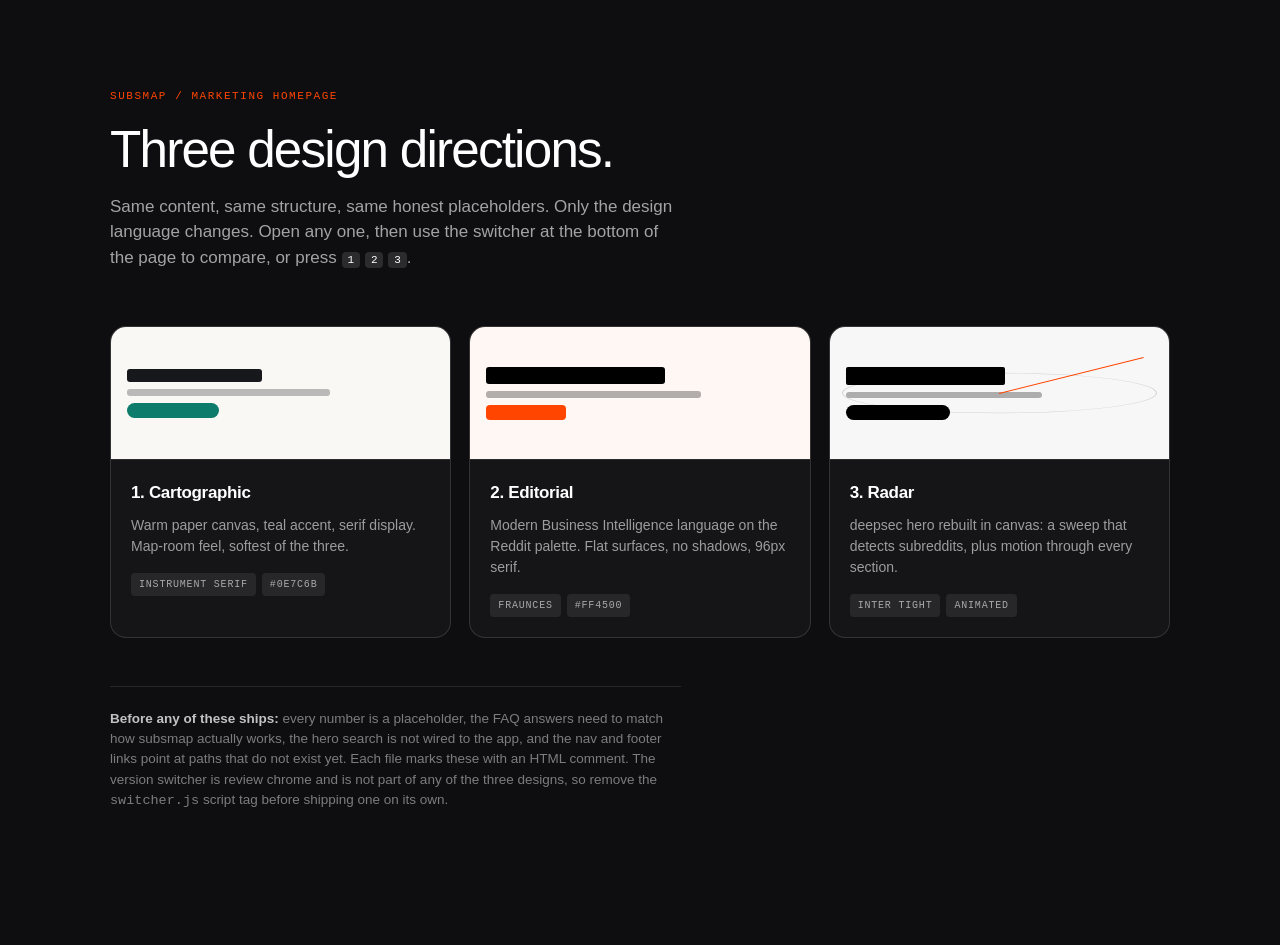
<file: index.html>
<!doctype html>
<html lang="en">
<head>
<meta charset="utf-8">
<meta name="viewport" content="width=device-width, initial-scale=1">
<title>subsmap homepage, three versions</title>
<meta name="description" content="Three design directions for the subsmap marketing homepage: cartographic, editorial, and radar.">
<meta name="robots" content="noindex">
<link rel="icon" href="data:image/svg+xml,%3Csvg xmlns='http://www.w3.org/2000/svg' viewBox='0 0 32 32'%3E%3Crect width='32' height='32' rx='8' fill='%23FF4500'/%3E%3Ccircle cx='16' cy='16' r='4' fill='black'/%3E%3Ccircle cx='16' cy='16' r='9' fill='none' stroke='black' stroke-width='1.6'/%3E%3C/svg%3E">
<style>
  *, *::before, *::after { box-sizing: border-box; }
  body {
    margin: 0;
    min-height: 100vh;
    padding: clamp(32px, 7vw, 88px) 24px 120px;
    background: #0E0E10;
    color: #fff;
    font-family: ui-sans-serif, -apple-system, BlinkMacSystemFont, "Segoe UI", Roboto, Helvetica, Arial, sans-serif;
    line-height: 1.5;
    -webkit-font-smoothing: antialiased;
  }
  .wrap { max-width: 1060px; margin: 0 auto; }
  .kicker {
    font-family: ui-monospace, SFMono-Regular, Menlo, monospace;
    font-size: 11px; letter-spacing: .14em; text-transform: uppercase;
    color: #FF4500; margin: 0 0 18px;
  }
  h1 {
    margin: 0; font-size: clamp(2rem, 4.6vw, 3.2rem); font-weight: 500;
    letter-spacing: -.035em; line-height: 1.04;
  }
  .sub { margin: 18px 0 0; max-width: 60ch; color: rgba(255,255,255,.62); font-size: 17px; }
  .grid {
    display: grid; grid-template-columns: repeat(3, 1fr); gap: 18px;
    margin-top: clamp(32px, 5vw, 56px);
  }
  .card {
    display: flex; flex-direction: column;
    border: 1px solid rgba(255,255,255,.13); border-radius: 16px;
    background: rgba(255,255,255,.03);
    text-decoration: none; color: inherit; overflow: hidden;
    transition: border-color .18s ease, transform .18s ease, background-color .18s ease;
  }
  .card:hover { border-color: rgba(255,255,255,.34); background: rgba(255,255,255,.06); transform: translateY(-3px); }
  .thumb { height: 132px; padding: 16px; display: flex; flex-direction: column; justify-content: center; gap: 7px; }
  .thumb i { display: block; border-radius: 3px; }
  .t1 { background: #FAF8F4; }
  .t1 .a { width: 44%; height: 13px; background: #16181C; }
  .t1 .b { width: 66%; height: 7px; background: rgba(20,22,26,.28); }
  .t1 .c { width: 30%; height: 15px; border-radius: 999px; background: #0E7C6B; }
  .t2 { background: #FFF7F3; }
  .t2 .a { width: 58%; height: 17px; background: #000; }
  .t2 .b { width: 70%; height: 7px; background: rgba(0,0,0,.3); }
  .t2 .c { width: 26%; height: 15px; border-radius: 4px; background: #FF4500; }
  .t3 { background: #F7F7F7; position: relative; }
  .t3 .a { width: 52%; height: 18px; background: #000; border-radius: 2px; }
  .t3 .b { width: 64%; height: 6px; background: rgba(0,0,0,.3); }
  .t3 .c { width: 34%; height: 15px; border-radius: 999px; background: #000; }
  .t3 .ring {
    position: absolute; inset: 18px 12px; border: 1px solid rgba(0,0,0,.16);
    border-radius: 50%; transform: scaleY(.42);
  }
  .t3 .beam {
    position: absolute; left: 50%; top: 50%; width: 44%; height: 1px;
    background: #FF4500; transform: rotate(-14deg); transform-origin: left center;
  }
  .body { padding: 20px; border-top: 1px solid rgba(255,255,255,.1); }
  .body h2 { margin: 0; font-size: 17px; font-weight: 600; letter-spacing: -.02em; }
  .body p { margin: 9px 0 0; font-size: 14px; color: rgba(255,255,255,.58); }
  .meta {
    margin-top: 16px; display: flex; flex-wrap: wrap; gap: 6px;
    font-family: ui-monospace, SFMono-Regular, Menlo, monospace; font-size: 10px;
    letter-spacing: .08em; text-transform: uppercase;
  }
  .meta span { padding: 4px 8px; border-radius: 4px; background: rgba(255,255,255,.08); color: rgba(255,255,255,.6); }
  .note {
    margin-top: clamp(32px, 5vw, 48px); padding-top: 22px;
    border-top: 1px solid rgba(255,255,255,.1);
    font-size: 13.5px; color: rgba(255,255,255,.46); max-width: 76ch;
  }
  .note b { color: rgba(255,255,255,.75); font-weight: 600; }
  kbd {
    font-family: ui-monospace, SFMono-Regular, Menlo, monospace; font-size: 11px;
    padding: 2px 6px; border-radius: 4px; background: rgba(255,255,255,.12); color: #fff;
  }
  @media (max-width: 860px) { .grid { grid-template-columns: 1fr; } .thumb { height: 108px; } }
</style>
</head>
<body>
  <div class="wrap">
    <p class="kicker">subsmap / marketing homepage</p>
    <h1>Three design directions.</h1>
    <p class="sub">
      Same content, same structure, same honest placeholders. Only the design language changes.
      Open any one, then use the switcher at the bottom of the page to compare, or press
      <kbd>1</kbd> <kbd>2</kbd> <kbd>3</kbd>.
    </p>

    <div class="grid">
      <a class="card" href="/cartographic/">
        <div class="thumb t1">
          <i class="a"></i><i class="b"></i><i class="c"></i>
        </div>
        <div class="body">
          <h2>1. Cartographic</h2>
          <p>Warm paper canvas, teal accent, serif display. Map-room feel, softest of the three.</p>
          <div class="meta"><span>Instrument Serif</span><span>#0E7C6B</span></div>
        </div>
      </a>

      <a class="card" href="/editorial/">
        <div class="thumb t2">
          <i class="a"></i><i class="b"></i><i class="c"></i>
        </div>
        <div class="body">
          <h2>2. Editorial</h2>
          <p>Modern Business Intelligence language on the Reddit palette. Flat surfaces, no shadows, 96px serif.</p>
          <div class="meta"><span>Fraunces</span><span>#FF4500</span></div>
        </div>
      </a>

      <a class="card" href="/radar/">
        <div class="thumb t3">
          <span class="ring"></span><span class="beam"></span>
          <i class="a"></i><i class="b"></i><i class="c"></i>
        </div>
        <div class="body">
          <h2>3. Radar</h2>
          <p>deepsec hero rebuilt in canvas: a sweep that detects subreddits, plus motion through every section.</p>
          <div class="meta"><span>Inter Tight</span><span>Animated</span></div>
        </div>
      </a>
    </div>

    <p class="note">
      <b>Before any of these ships:</b> every number is a placeholder, the FAQ answers need to match
      how subsmap actually works, the hero search is not wired to the app, and the nav and footer
      links point at paths that do not exist yet. Each file marks these with an HTML comment.
      The version switcher is review chrome and is not part of any of the three designs, so remove
      the <code>switcher.js</code> script tag before shipping one on its own.
    </p>
  </div>
</body>
</html>
</file>
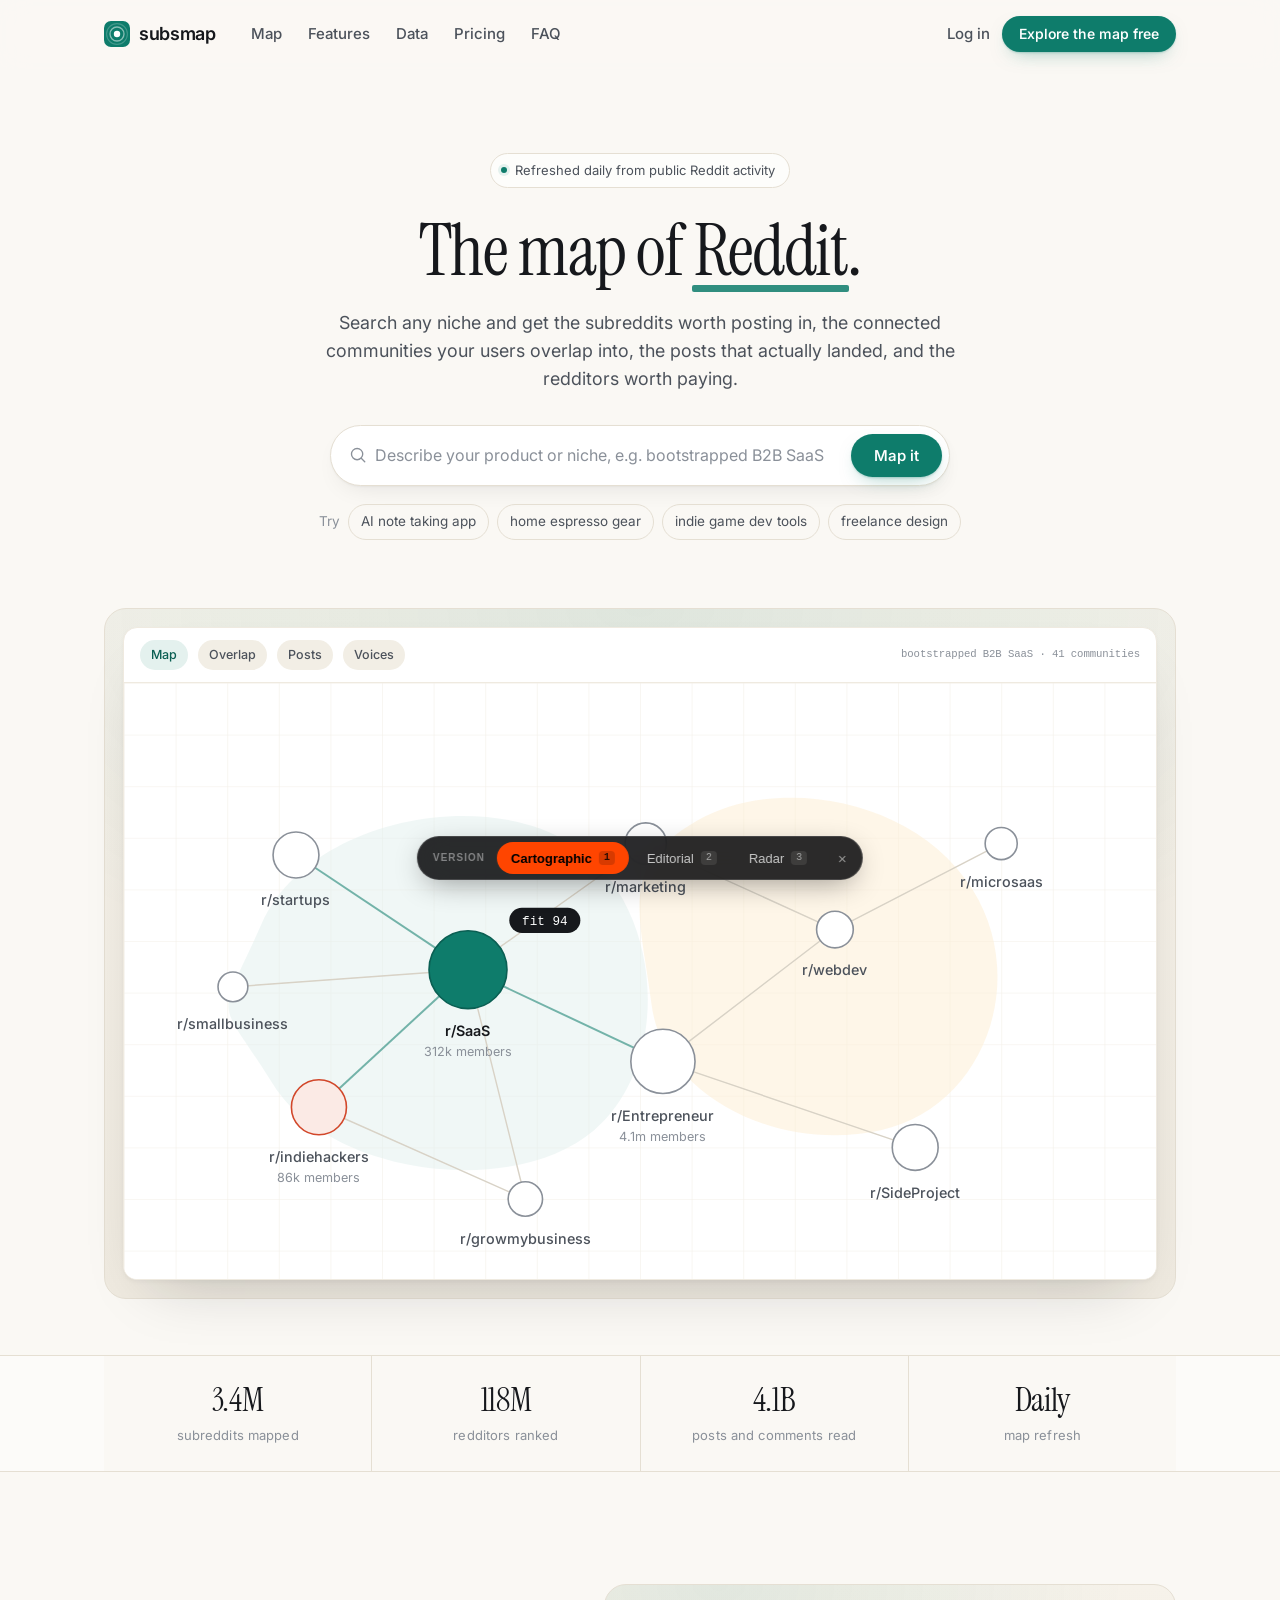
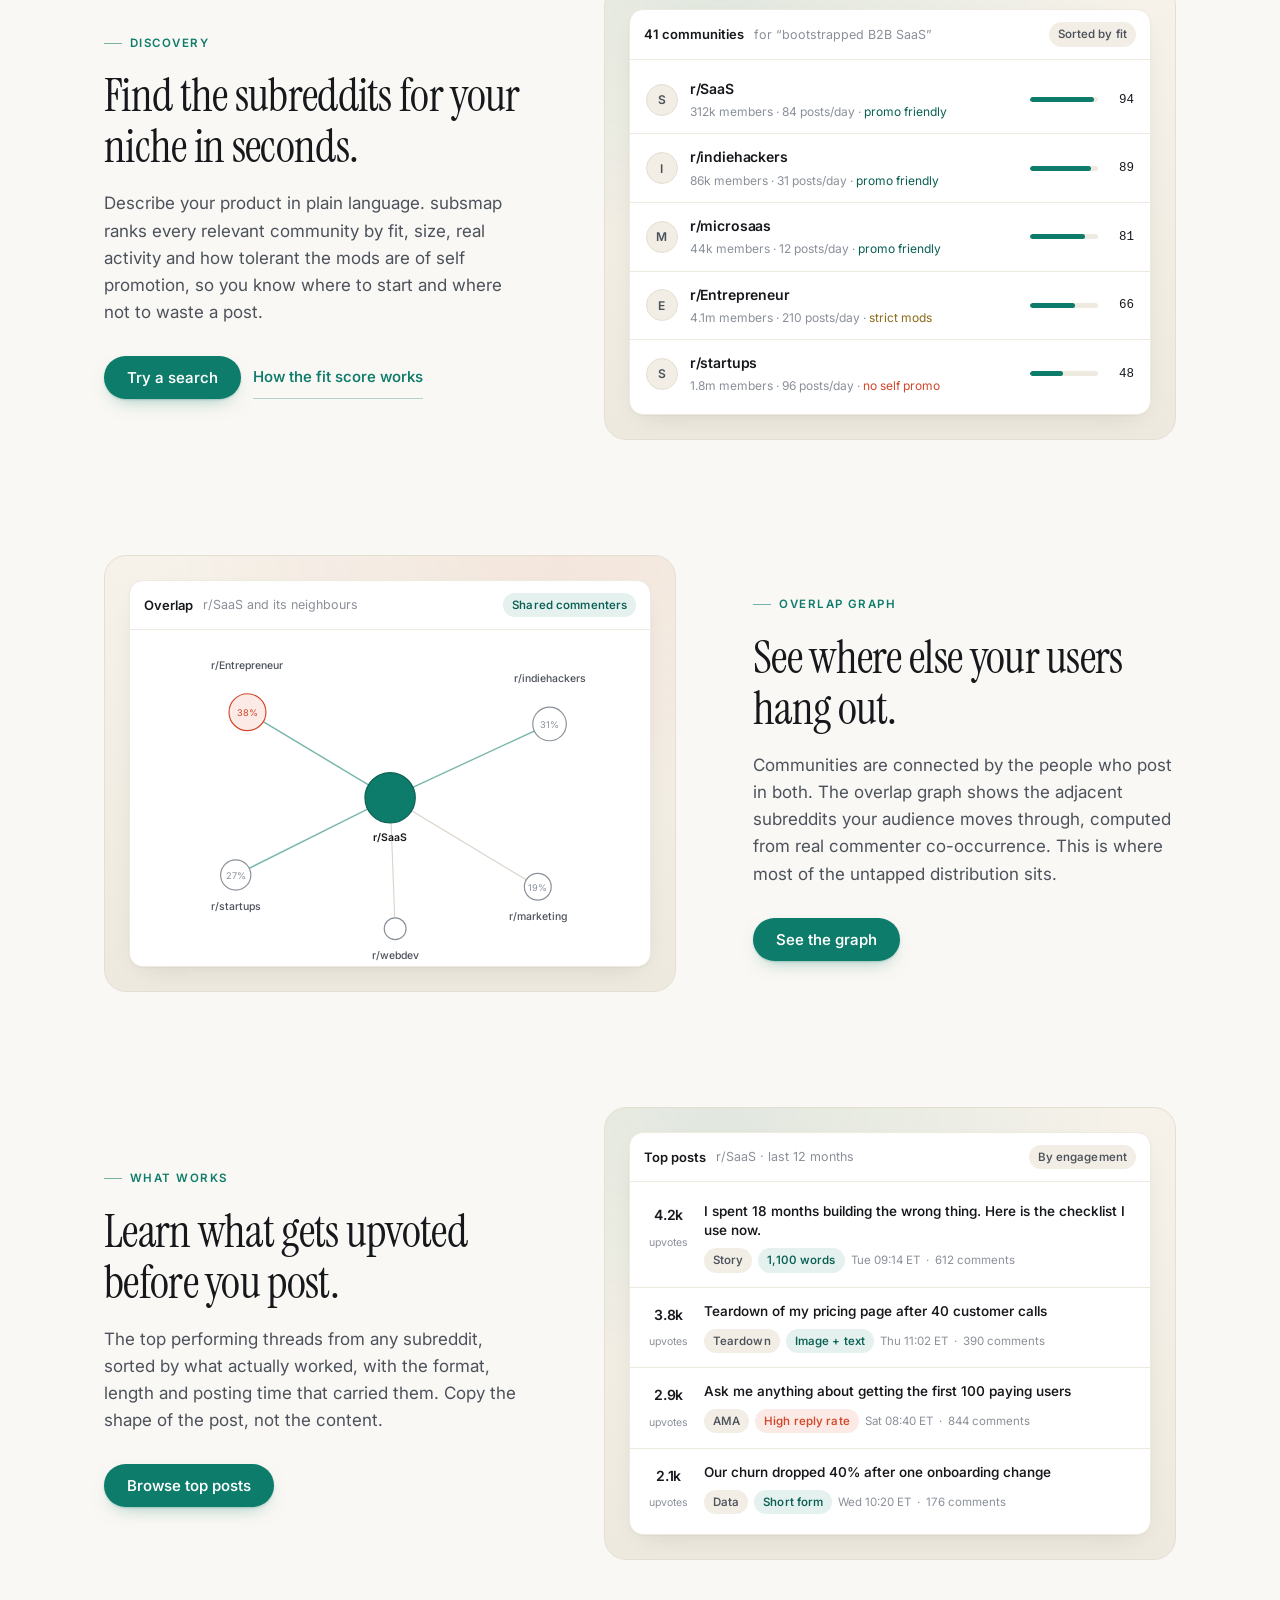
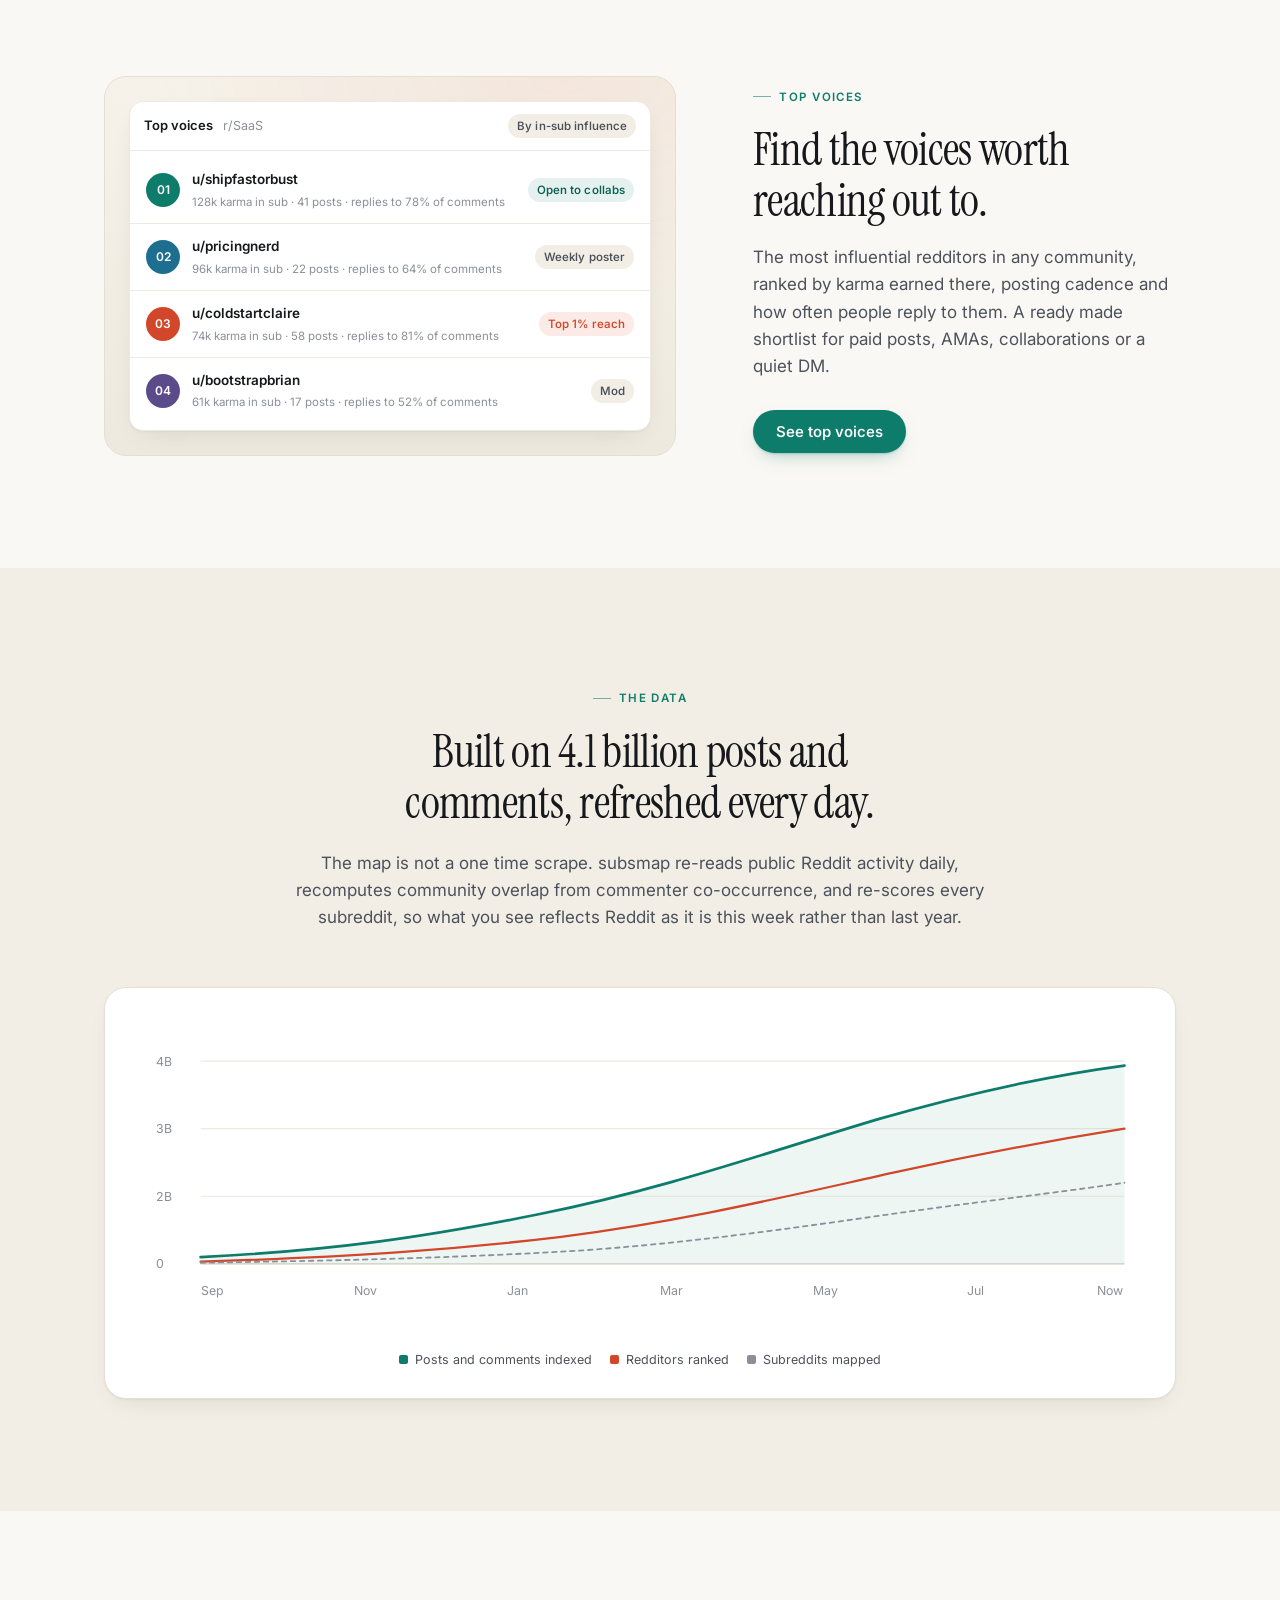
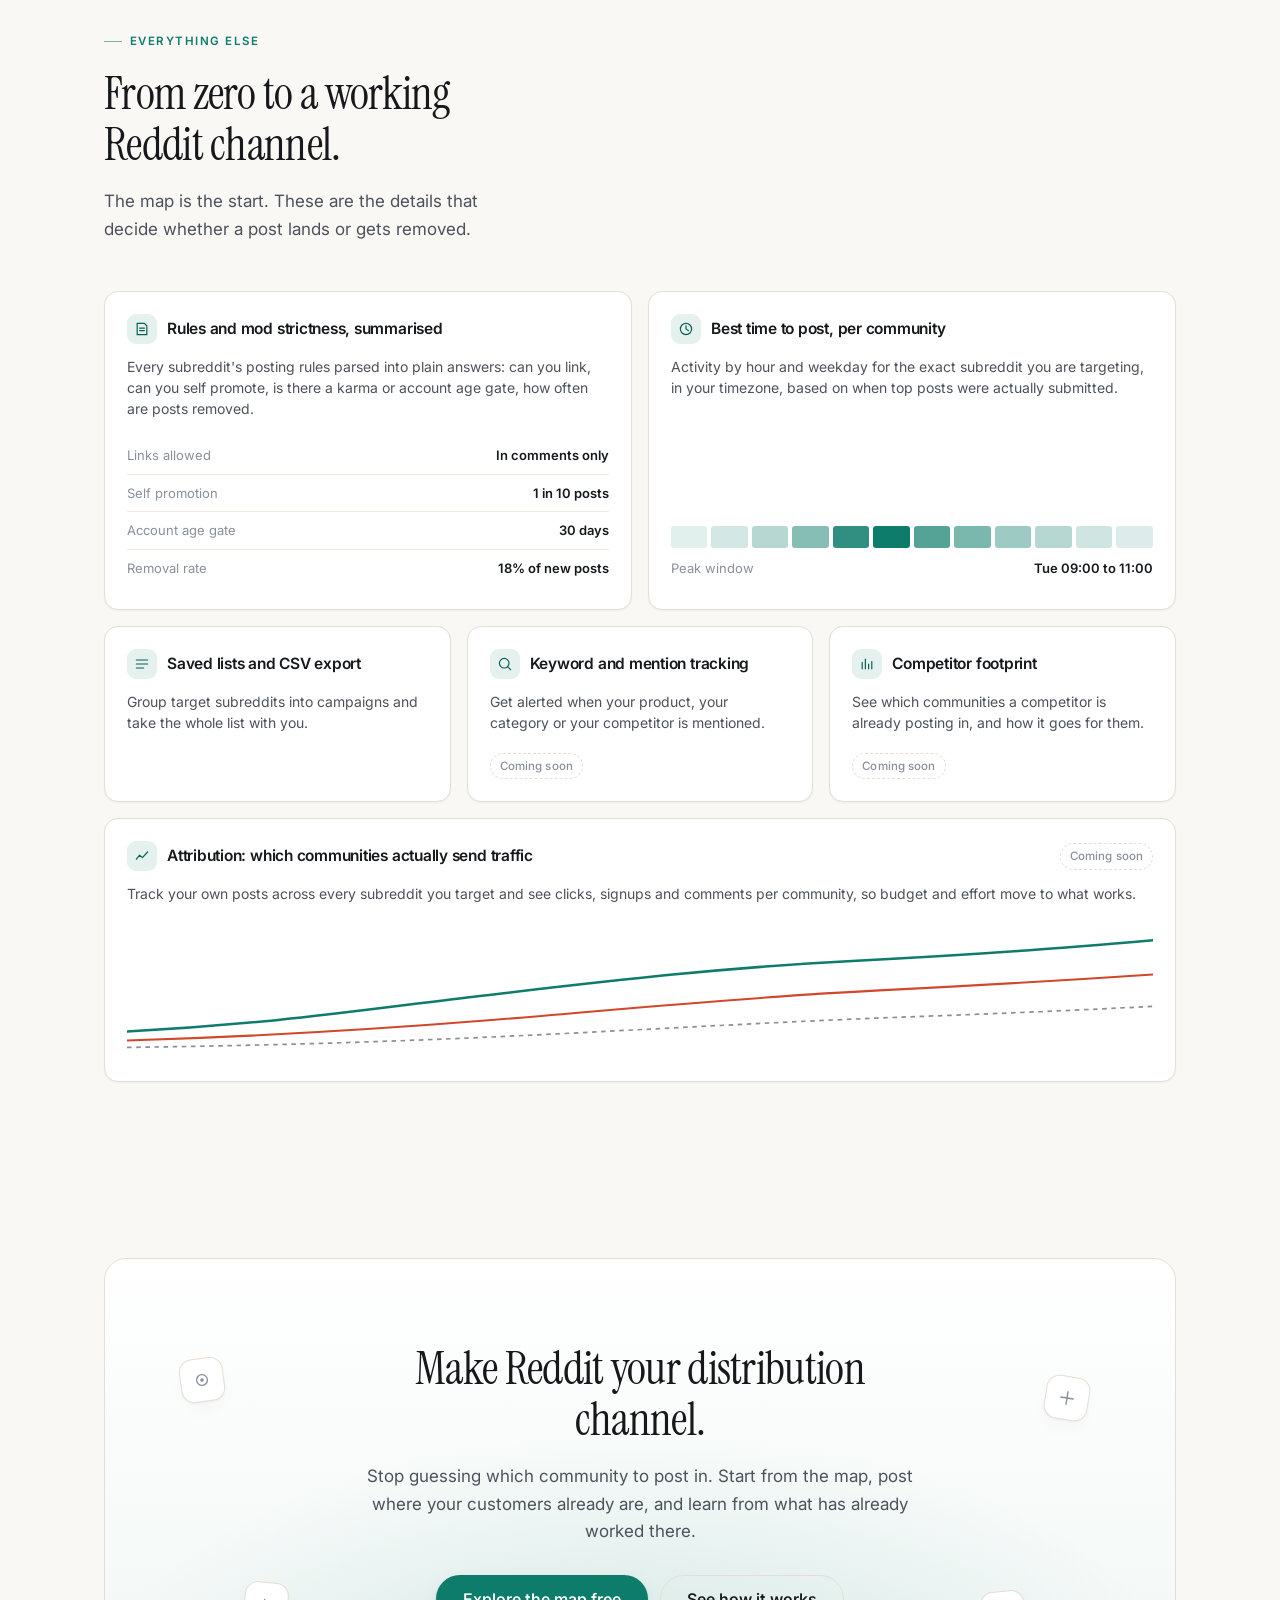
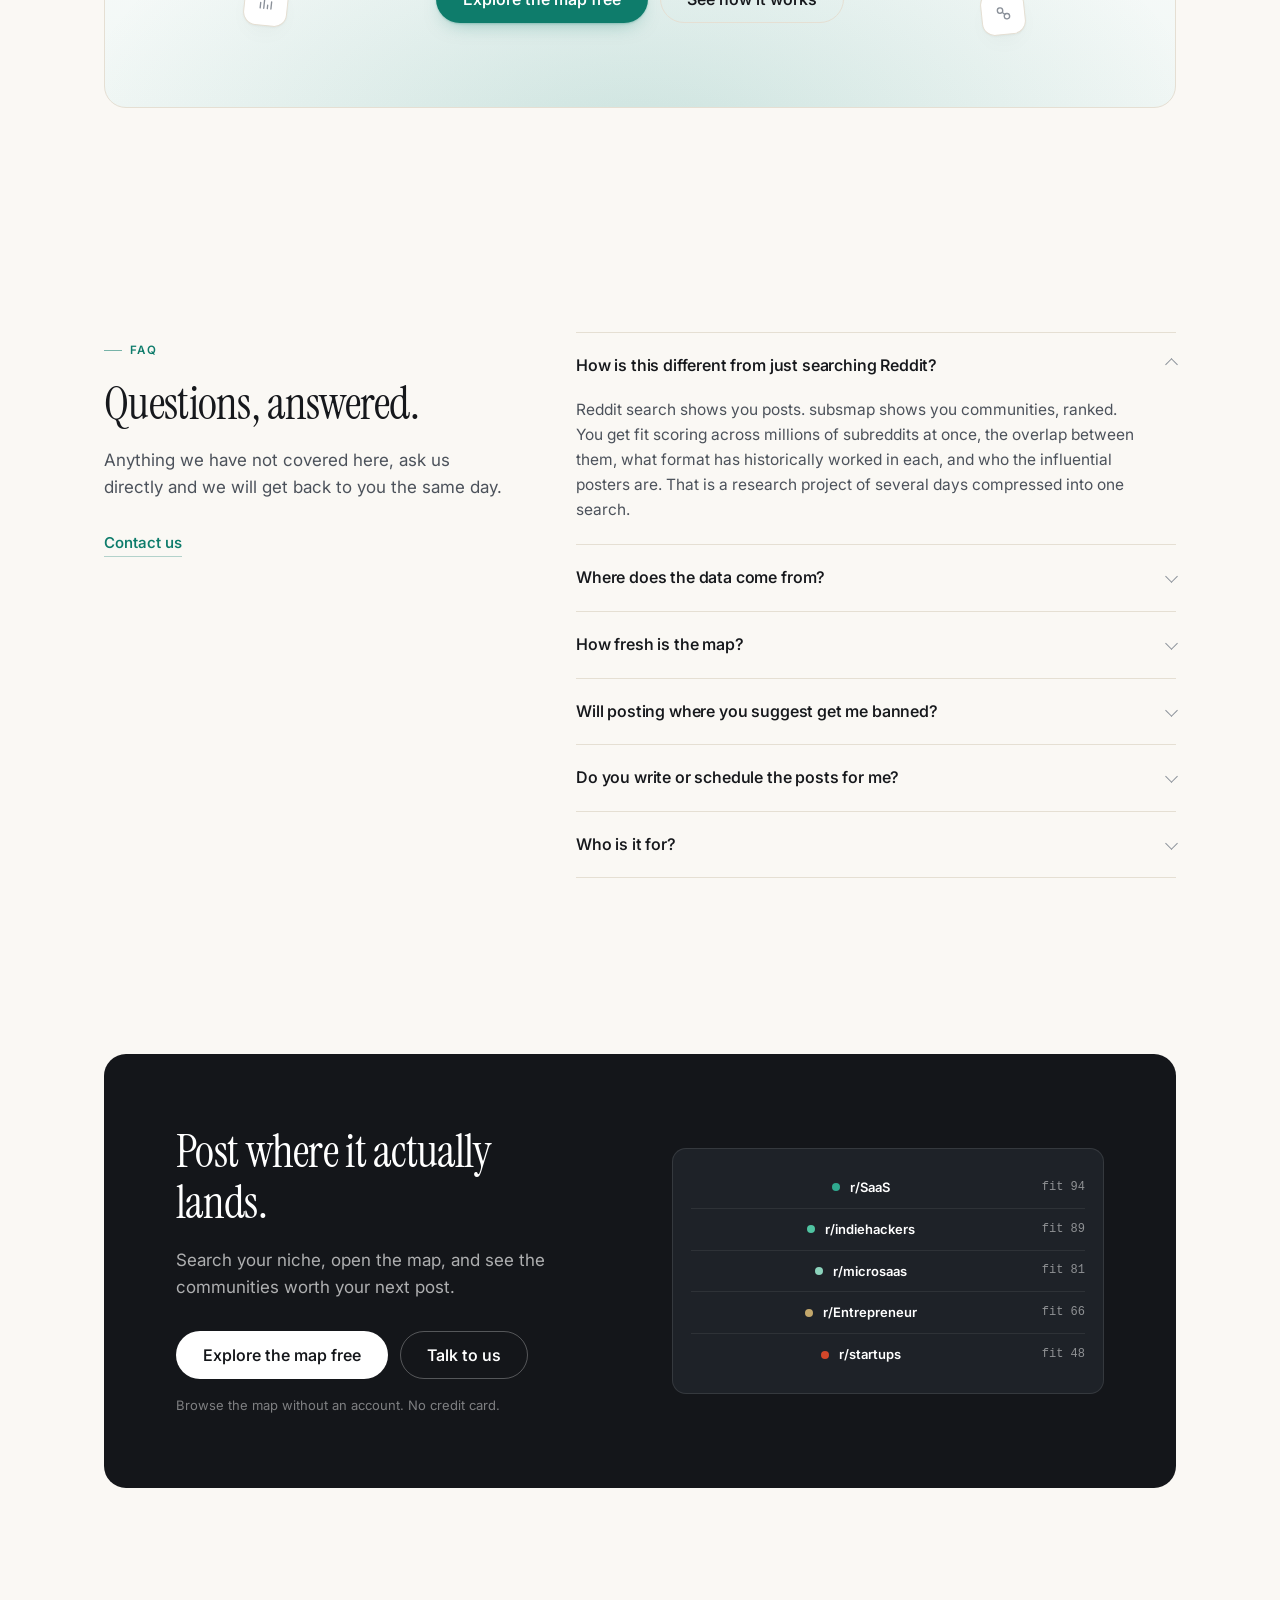
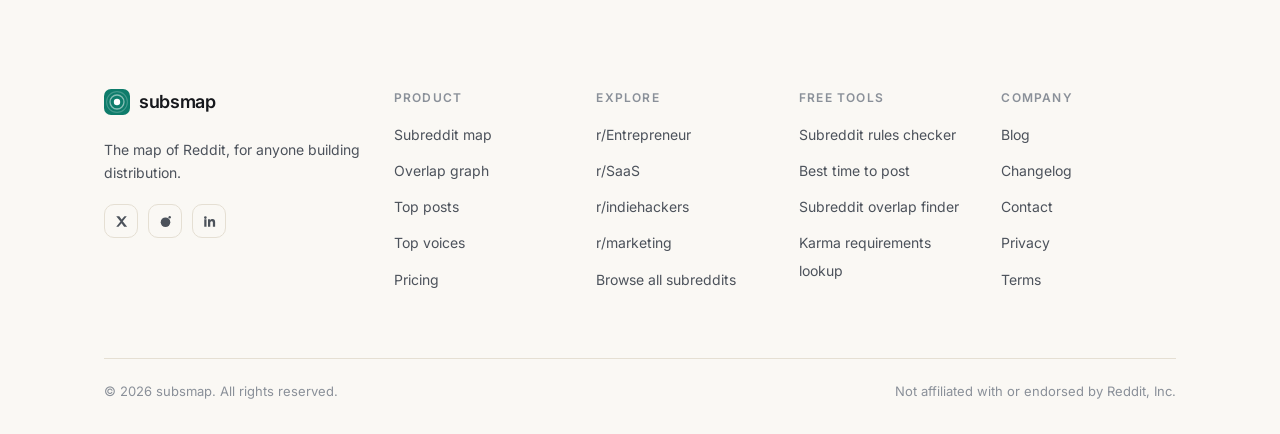
<file: cartographic/index.html>
<!doctype html>
<html lang="en">
<head>
<meta charset="utf-8">
<meta name="viewport" content="width=device-width, initial-scale=1">
<title>subsmap | The map of Reddit</title>
<meta name="description" content="subsmap maps every subreddit so you can find the communities worth posting in, the connected communities your users overlap into, the posts that actually landed, and the redditors worth paying.">

<!-- Open Graph. REPLACE the URL and image before launch. -->
<meta property="og:type" content="website">
<meta property="og:title" content="subsmap | The map of Reddit">
<meta property="og:description" content="Find the subreddits your customers actually live in.">
<meta property="og:url" content="https://subsmap.com/">
<meta property="og:image" content="https://subsmap.com/og.png">
<meta name="twitter:card" content="summary_large_image">

<link rel="icon" href="data:image/svg+xml,%3Csvg xmlns='http://www.w3.org/2000/svg' viewBox='0 0 32 32'%3E%3Crect width='32' height='32' rx='8' fill='%230E7C6B'/%3E%3Ccircle cx='16' cy='16' r='4' fill='white'/%3E%3Ccircle cx='16' cy='16' r='9' fill='none' stroke='white' stroke-opacity='.55' stroke-width='1.6'/%3E%3C/svg%3E">

<link rel="preconnect" href="https://fonts.googleapis.com">
<link rel="preconnect" href="https://fonts.gstatic.com" crossorigin>
<link href="https://fonts.googleapis.com/css2?family=Inter:wght@400;500;600&family=Instrument+Serif:ital@0;1&display=swap" rel="stylesheet">

<link rel="stylesheet" href="styles.css">
</head>
<body>

<!-- ==========================================================================
     NAV
     ========================================================================== -->
<header class="nav" id="nav">
  <div class="wrap nav__inner">
    <a class="logo" href="/">
      <svg width="26" height="26" viewBox="0 0 26 26" fill="none" aria-hidden="true">
        <rect width="26" height="26" rx="7" fill="#0E7C6B"/>
        <circle cx="13" cy="13" r="3.2" fill="#fff"/>
        <circle cx="13" cy="13" r="7" stroke="#fff" stroke-opacity=".5" stroke-width="1.3"/>
        <circle cx="13" cy="13" r="10.4" stroke="#fff" stroke-opacity=".22" stroke-width="1.1"/>
      </svg>
      subsmap
    </a>

    <nav class="nav__links" aria-label="Main">
      <a href="#map">Map</a>
      <a href="#features">Features</a>
      <a href="#data">Data</a>
      <a href="#pricing">Pricing</a>
      <a href="#faq">FAQ</a>
      <a class="btn btn--primary btn--sm" href="#explore">Explore the map free</a>
    </nav>

    <div class="nav__actions">
      <a class="nav-login" href="#login">Log in</a>
      <a class="btn btn--primary btn--sm" href="#explore">Explore the map free</a>
    </div>

    <button class="nav__toggle" id="navToggle" aria-label="Menu" aria-expanded="false">
      <span></span>
    </button>
  </div>
</header>

<!-- ==========================================================================
     HERO
     ========================================================================== -->
<section class="hero" id="explore">
  <div class="wrap">
    <a class="pill-badge" href="#data">
      <span class="dot"></span>
      Refreshed daily from public Reddit activity
    </a>

    <h1 class="display-1">The map of <span class="h-underline">Reddit</span>.</h1>

    <p class="lead">
      Search any niche and get the subreddits worth posting in, the connected communities
      your users overlap into, the posts that actually landed, and the redditors worth paying.
    </p>

    <form class="searchbar" id="heroSearch" action="#" onsubmit="return false;">
      <svg width="18" height="18" viewBox="0 0 20 20" fill="none" aria-hidden="true">
        <circle cx="9" cy="9" r="6.25" stroke="currentColor" stroke-width="1.5"/>
        <path d="M13.6 13.6 17.5 17.5" stroke="currentColor" stroke-width="1.5" stroke-linecap="round"/>
      </svg>
      <input id="heroInput" type="text" autocomplete="off"
             placeholder="Describe your product or niche, e.g. bootstrapped B2B SaaS"
             aria-label="Describe your product or niche">
      <button class="btn btn--primary" type="submit">Map it</button>
    </form>

    <ul class="chips" aria-label="Example searches">
      <li>Try</li>
      <li><button type="button" data-q="AI note taking app for students">AI note taking app</button></li>
      <li><button type="button" data-q="home espresso equipment">home espresso gear</button></li>
      <li><button type="button" data-q="indie game dev tools">indie game dev tools</button></li>
      <li><button type="button" data-q="freelance design services">freelance design</button></li>
    </ul>

    <!-- Hero map. Swap for a live embed of the real map when you wire this up. -->
    <div class="map-frame" id="map">
      <div class="map-frame__inner">
        <div class="map-frame__bar">
          <span class="tab is-active">Map</span>
          <span class="tab">Overlap</span>
          <span class="tab">Posts</span>
          <span class="tab">Voices</span>
          <span class="spacer mono">bootstrapped B2B SaaS &middot; 41 communities</span>
        </div>

        <svg class="map-svg" viewBox="0 0 900 520" role="img"
             aria-label="A map of subreddits related to bootstrapped B2B SaaS, showing communities sized by activity and lines between communities whose members overlap.">
          <defs>
            <pattern id="grid" width="45" height="45" patternUnits="userSpaceOnUse">
              <path d="M45 0H0V45" class="map-grid-line" fill="none"/>
            </pattern>
          </defs>

          <rect width="900" height="520" fill="url(#grid)" opacity=".7"/>

          <!-- soft territory shapes -->
          <path class="map-blob" d="M120 210c40-90 190-120 270-70s90 190 20 250-230 40-280-40-50-50-10-140Z"/>
          <path class="map-blob--2" d="M500 120c70-40 190-20 240 60s10 190-80 210-190-30-200-110 -30-120 40-160Z"/>

          <!-- connections -->
          <g>
            <line class="map-link--hot" x1="300" y1="250" x2="470" y2="330"/>
            <line class="map-link--hot" x1="300" y1="250" x2="170" y2="370"/>
            <line class="map-link--hot" x1="300" y1="250" x2="150" y2="150"/>
            <line class="map-link" x1="300" y1="250" x2="455" y2="140"/>
            <line class="map-link" x1="300" y1="250" x2="95"  y2="265"/>
            <line class="map-link" x1="300" y1="250" x2="350" y2="450"/>
            <line class="map-link" x1="470" y1="330" x2="620" y2="215"/>
            <line class="map-link" x1="470" y1="330" x2="690" y2="405"/>
            <line class="map-link" x1="455" y1="140" x2="620" y2="215"/>
            <line class="map-link" x1="620" y1="215" x2="765" y2="140"/>
            <line class="map-link" x1="170" y1="370" x2="350" y2="450"/>
          </g>

          <!-- highlighted node -->
          <circle class="map-pulse" cx="300" cy="250" r="34" fill="#0E7C6B" opacity=".3"/>
          <circle class="map-node map-node--hi" cx="300" cy="250" r="34"/>
          <text class="map-label map-label--hi" x="300" y="308" text-anchor="middle">r/SaaS</text>
          <text class="map-sub" x="300" y="325" text-anchor="middle">312k members</text>
          <g>
            <rect class="map-badge" x="336" y="196" width="62" height="22" rx="11"/>
            <text class="map-badge-text" x="367" y="211" text-anchor="middle">fit 94</text>
          </g>

          <!-- other nodes -->
          <circle class="map-node" cx="470" cy="330" r="28"/>
          <text class="map-label" x="470" y="382" text-anchor="middle">r/Entrepreneur</text>
          <text class="map-sub" x="470" y="399" text-anchor="middle">4.1m members</text>

          <circle class="map-node map-node--warm" cx="170" cy="370" r="24"/>
          <text class="map-label" x="170" y="418" text-anchor="middle">r/indiehackers</text>
          <text class="map-sub" x="170" y="435" text-anchor="middle">86k members</text>

          <circle class="map-node" cx="150" cy="150" r="20"/>
          <text class="map-label" x="150" y="194" text-anchor="middle">r/startups</text>

          <circle class="map-node" cx="455" cy="140" r="18"/>
          <text class="map-label" x="455" y="182" text-anchor="middle">r/marketing</text>

          <circle class="map-node" cx="620" cy="215" r="16"/>
          <text class="map-label" x="620" y="255" text-anchor="middle">r/webdev</text>

          <circle class="map-node" cx="690" cy="405" r="20"/>
          <text class="map-label" x="690" y="449" text-anchor="middle">r/SideProject</text>

          <circle class="map-node" cx="765" cy="140" r="14"/>
          <text class="map-label" x="765" y="178" text-anchor="middle">r/microsaas</text>

          <circle class="map-node" cx="95" cy="265" r="13"/>
          <text class="map-label" x="95" y="302" text-anchor="middle">r/smallbusiness</text>

          <circle class="map-node" cx="350" cy="450" r="15"/>
          <text class="map-label" x="350" y="489" text-anchor="middle">r/growmybusiness</text>
        </svg>
      </div>
    </div>
  </div>
</section>

<!-- ==========================================================================
     STAT STRIP  (REPLACE every number with your real figures)
     ========================================================================== -->
<section class="statstrip">
  <div class="wrap">
    <div class="statstrip__inner">
      <div class="stat">
        <div class="stat__num">3.4M</div>
        <div class="stat__label">subreddits mapped</div>
      </div>
      <div class="stat">
        <div class="stat__num">118M</div>
        <div class="stat__label">redditors ranked</div>
      </div>
      <div class="stat">
        <div class="stat__num">4.1B</div>
        <div class="stat__label">posts and comments read</div>
      </div>
      <div class="stat">
        <div class="stat__num">Daily</div>
        <div class="stat__label">map refresh</div>
      </div>
    </div>
  </div>
</section>

<!-- ==========================================================================
     FEATURES
     ========================================================================== -->
<section class="section" id="features">
  <div class="wrap">

    <!-- Feature 1 -->
    <div class="feature">
      <div class="feature__copy">
        <p class="eyebrow">Discovery</p>
        <h2 class="display-2">Find the subreddits for your niche in seconds.</h2>
        <p class="body-copy">
          Describe your product in plain language. subsmap ranks every relevant community by
          fit, size, real activity and how tolerant the mods are of self promotion, so you know
          where to start and where not to waste a post.
        </p>
        <div class="btn-row">
          <a class="btn btn--primary" href="#explore">Try a search</a>
          <a class="textlink" href="#faq">How the fit score works</a>
        </div>
      </div>

      <div class="feature__visual">
        <div class="ui">
          <div class="ui__head">
            <strong>41 communities</strong>
            <span>for &ldquo;bootstrapped B2B SaaS&rdquo;</span>
            <span class="spacer tag">Sorted by fit</span>
          </div>
          <div class="ui__body">
            <div class="srow">
              <div class="srow__avatar">S</div>
              <div class="srow__main">
                <div class="srow__name">r/SaaS</div>
                <div class="srow__meta">312k members &middot; 84 posts/day &middot; <span style="color:var(--accent-2)">promo friendly</span></div>
              </div>
              <div class="srow__score">
                <div class="meter"><span style="width:94%"></span></div>
                <div class="srow__fit">94</div>
              </div>
            </div>
            <div class="srow">
              <div class="srow__avatar">I</div>
              <div class="srow__main">
                <div class="srow__name">r/indiehackers</div>
                <div class="srow__meta">86k members &middot; 31 posts/day &middot; <span style="color:var(--accent-2)">promo friendly</span></div>
              </div>
              <div class="srow__score">
                <div class="meter"><span style="width:89%"></span></div>
                <div class="srow__fit">89</div>
              </div>
            </div>
            <div class="srow">
              <div class="srow__avatar">M</div>
              <div class="srow__main">
                <div class="srow__name">r/microsaas</div>
                <div class="srow__meta">44k members &middot; 12 posts/day &middot; <span style="color:var(--accent-2)">promo friendly</span></div>
              </div>
              <div class="srow__score">
                <div class="meter"><span style="width:81%"></span></div>
                <div class="srow__fit">81</div>
              </div>
            </div>
            <div class="srow">
              <div class="srow__avatar">E</div>
              <div class="srow__main">
                <div class="srow__name">r/Entrepreneur</div>
                <div class="srow__meta">4.1m members &middot; 210 posts/day &middot; <span style="color:#8A6A16">strict mods</span></div>
              </div>
              <div class="srow__score">
                <div class="meter"><span style="width:66%"></span></div>
                <div class="srow__fit">66</div>
              </div>
            </div>
            <div class="srow">
              <div class="srow__avatar">S</div>
              <div class="srow__main">
                <div class="srow__name">r/startups</div>
                <div class="srow__meta">1.8m members &middot; 96 posts/day &middot; <span style="color:var(--coral)">no self promo</span></div>
              </div>
              <div class="srow__score">
                <div class="meter"><span style="width:48%"></span></div>
                <div class="srow__fit">48</div>
              </div>
            </div>
          </div>
        </div>
      </div>
    </div>

    <!-- Feature 2 -->
    <div class="feature feature--flip">
      <div class="feature__copy">
        <p class="eyebrow">Overlap graph</p>
        <h2 class="display-2">See where else your users hang out.</h2>
        <p class="body-copy">
          Communities are connected by the people who post in both. The overlap graph shows the
          adjacent subreddits your audience moves through, computed from real commenter
          co-occurrence. This is where most of the untapped distribution sits.
        </p>
        <div class="btn-row">
          <a class="btn btn--primary" href="#explore">See the graph</a>
        </div>
      </div>

      <div class="feature__visual">
        <div class="ui">
          <div class="ui__head">
            <strong>Overlap</strong>
            <span>r/SaaS and its neighbours</span>
            <span class="spacer tag tag--good">Shared commenters</span>
          </div>
          <svg viewBox="0 0 620 400" class="map-svg" role="img"
               aria-label="Overlap graph. r slash SaaS at the centre with five connected subreddits, labelled by percentage of shared commenters.">
            <line class="map-link--hot" x1="310" y1="200" x2="140" y2="98"  stroke-width="5"/>
            <line class="map-link--hot" x1="310" y1="200" x2="500" y2="112" stroke-width="4"/>
            <line class="map-link--hot" x1="310" y1="200" x2="126" y2="292" stroke-width="3.2"/>
            <line class="map-link" x1="310" y1="200" x2="486" y2="306" stroke-width="2.4"/>
            <line class="map-link" x1="310" y1="200" x2="316" y2="356" stroke-width="1.6"/>

            <circle class="map-node map-node--hi" cx="310" cy="200" r="30"/>
            <text class="map-label map-label--hi" x="310" y="252" text-anchor="middle">r/SaaS</text>

            <circle class="map-node map-node--warm" cx="140" cy="98" r="22"/>
            <text class="map-label" x="140" y="46" text-anchor="middle">r/Entrepreneur</text>
            <text class="map-sub" x="140" y="103" text-anchor="middle" style="fill:var(--coral)">38%</text>

            <circle class="map-node" cx="500" cy="112" r="20"/>
            <text class="map-label" x="500" y="62" text-anchor="middle">r/indiehackers</text>
            <text class="map-sub" x="500" y="117" text-anchor="middle">31%</text>

            <circle class="map-node" cx="126" cy="292" r="18"/>
            <text class="map-label" x="126" y="334" text-anchor="middle">r/startups</text>
            <text class="map-sub" x="126" y="297" text-anchor="middle">27%</text>

            <circle class="map-node" cx="486" cy="306" r="16"/>
            <text class="map-label" x="486" y="346" text-anchor="middle">r/marketing</text>
            <text class="map-sub" x="486" y="311" text-anchor="middle">19%</text>

            <circle class="map-node" cx="316" cy="356" r="13"/>
            <text class="map-label" x="316" y="392" text-anchor="middle">r/webdev</text>
          </svg>
        </div>
      </div>
    </div>

    <!-- Feature 3 -->
    <div class="feature">
      <div class="feature__copy">
        <p class="eyebrow">What works</p>
        <h2 class="display-2">Learn what gets upvoted before you post.</h2>
        <p class="body-copy">
          The top performing threads from any subreddit, sorted by what actually worked, with
          the format, length and posting time that carried them. Copy the shape of the post,
          not the content.
        </p>
        <div class="btn-row">
          <a class="btn btn--primary" href="#explore">Browse top posts</a>
        </div>
      </div>

      <div class="feature__visual">
        <div class="ui">
          <div class="ui__head">
            <strong>Top posts</strong>
            <span>r/SaaS &middot; last 12 months</span>
            <span class="spacer tag">By engagement</span>
          </div>
          <div class="ui__body">
            <div class="post">
              <div class="post__votes"><b>4.2k</b><small>upvotes</small></div>
              <div>
                <div class="post__title">I spent 18 months building the wrong thing. Here is the checklist I use now.</div>
                <div class="post__meta">
                  <span class="tag">Story</span><span class="tag tag--good">1,100 words</span>
                  <span>Tue 09:14 ET</span><span>&middot;</span><span>612 comments</span>
                </div>
              </div>
            </div>
            <div class="post">
              <div class="post__votes"><b>3.8k</b><small>upvotes</small></div>
              <div>
                <div class="post__title">Teardown of my pricing page after 40 customer calls</div>
                <div class="post__meta">
                  <span class="tag">Teardown</span><span class="tag tag--good">Image + text</span>
                  <span>Thu 11:02 ET</span><span>&middot;</span><span>390 comments</span>
                </div>
              </div>
            </div>
            <div class="post">
              <div class="post__votes"><b>2.9k</b><small>upvotes</small></div>
              <div>
                <div class="post__title">Ask me anything about getting the first 100 paying users</div>
                <div class="post__meta">
                  <span class="tag">AMA</span><span class="tag tag--hot">High reply rate</span>
                  <span>Sat 08:40 ET</span><span>&middot;</span><span>844 comments</span>
                </div>
              </div>
            </div>
            <div class="post">
              <div class="post__votes"><b>2.1k</b><small>upvotes</small></div>
              <div>
                <div class="post__title">Our churn dropped 40% after one onboarding change</div>
                <div class="post__meta">
                  <span class="tag">Data</span><span class="tag tag--good">Short form</span>
                  <span>Wed 10:20 ET</span><span>&middot;</span><span>176 comments</span>
                </div>
              </div>
            </div>
          </div>
        </div>
      </div>
    </div>

    <!-- Feature 4 -->
    <div class="feature feature--flip">
      <div class="feature__copy">
        <p class="eyebrow">Top voices</p>
        <h2 class="display-2">Find the voices worth reaching out to.</h2>
        <p class="body-copy">
          The most influential redditors in any community, ranked by karma earned there,
          posting cadence and how often people reply to them. A ready made shortlist for
          paid posts, AMAs, collaborations or a quiet DM.
        </p>
        <div class="btn-row">
          <a class="btn btn--primary" href="#explore">See top voices</a>
        </div>
      </div>

      <div class="feature__visual">
        <div class="ui">
          <div class="ui__head">
            <strong>Top voices</strong>
            <span>r/SaaS</span>
            <span class="spacer tag">By in-sub influence</span>
          </div>
          <div class="ui__body">
            <div class="voice">
              <div class="voice__avatar" style="background:#0E7C6B">01</div>
              <div class="voice__main">
                <div class="voice__name">u/shipfastorbust</div>
                <div class="voice__meta">128k karma in sub &middot; 41 posts &middot; replies to 78% of comments</div>
              </div>
              <span class="tag tag--good">Open to collabs</span>
            </div>
            <div class="voice">
              <div class="voice__avatar" style="background:#1E6F8F">02</div>
              <div class="voice__main">
                <div class="voice__name">u/pricingnerd</div>
                <div class="voice__meta">96k karma in sub &middot; 22 posts &middot; replies to 64% of comments</div>
              </div>
              <span class="tag">Weekly poster</span>
            </div>
            <div class="voice">
              <div class="voice__avatar" style="background:#D2472A">03</div>
              <div class="voice__main">
                <div class="voice__name">u/coldstartclaire</div>
                <div class="voice__meta">74k karma in sub &middot; 58 posts &middot; replies to 81% of comments</div>
              </div>
              <span class="tag tag--hot">Top 1% reach</span>
            </div>
            <div class="voice">
              <div class="voice__avatar" style="background:#5B4B8A">04</div>
              <div class="voice__main">
                <div class="voice__name">u/bootstrapbrian</div>
                <div class="voice__meta">61k karma in sub &middot; 17 posts &middot; replies to 52% of comments</div>
              </div>
              <span class="tag">Mod</span>
            </div>
          </div>
        </div>
      </div>
    </div>

  </div>
</section>

<!-- ==========================================================================
     DATA CREDIBILITY  (REPLACE numbers and the method sentence with your real ones)
     ========================================================================== -->
<section class="section section--tint" id="data">
  <div class="wrap data-block">
    <p class="eyebrow" style="justify-content:center">The data</p>
    <h2 class="display-2">Built on 4.1 billion posts and comments, refreshed every day.</h2>
    <p class="body-copy">
      The map is not a one time scrape. subsmap re-reads public Reddit activity daily,
      recomputes community overlap from commenter co-occurrence, and re-scores every subreddit,
      so what you see reflects Reddit as it is this week rather than last year.
    </p>

    <div class="chart-card">
      <svg viewBox="0 0 900 280" class="map-svg" role="img"
           aria-label="Chart showing growth in mapped subreddits, ranked redditors and indexed posts over twelve months.">
        <g class="chart-grid">
          <line x1="60" y1="40"  x2="880" y2="40"/>
          <line x1="60" y1="100" x2="880" y2="100"/>
          <line x1="60" y1="160" x2="880" y2="160"/>
          <line x1="60" y1="220" x2="880" y2="220"/>
        </g>
        <line x1="60" y1="220" x2="880" y2="220" stroke="#DCD5C8" stroke-width="1"/>

        <path d="M60 214 C180 208 260 196 360 176 C470 154 560 122 660 92 C750 66 820 52 880 44"
              fill="none" stroke="#0E7C6B" stroke-width="2.4" stroke-linecap="round"/>
        <path d="M60 214 C180 208 260 196 360 176 C470 154 560 122 660 92 C750 66 820 52 880 44 L880 220 L60 220 Z"
              fill="#0E7C6B" opacity=".07"/>

        <path d="M60 218 C190 214 280 208 380 196 C490 182 580 160 680 138 C770 118 830 108 880 100"
              fill="none" stroke="#D2472A" stroke-width="2" stroke-linecap="round" stroke-dasharray="0"/>

        <path d="M60 219 C200 217 300 214 400 208 C510 200 600 186 700 172 C790 160 840 154 880 148"
              fill="none" stroke="#8A9099" stroke-width="1.6" stroke-linecap="round" stroke-dasharray="4 4"/>

        <g class="chart-axis">
          <text x="60"  y="248">Sep</text>
          <text x="196" y="248">Nov</text>
          <text x="332" y="248">Jan</text>
          <text x="468" y="248">Mar</text>
          <text x="604" y="248">May</text>
          <text x="740" y="248">Jul</text>
          <text x="856" y="248">Now</text>
          <text x="20" y="44">4B</text>
          <text x="20" y="104">3B</text>
          <text x="20" y="164">2B</text>
          <text x="20" y="224">0</text>
        </g>
      </svg>

      <div class="chart-legend">
        <span><i style="background:#0E7C6B"></i>Posts and comments indexed</span>
        <span><i style="background:#D2472A"></i>Redditors ranked</span>
        <span><i style="background:#8A9099"></i>Subreddits mapped</span>
      </div>
    </div>
  </div>
</section>

<!-- ==========================================================================
     BENTO GRID
     ========================================================================== -->
<section class="section">
  <div class="wrap">
    <div class="grid-head">
      <p class="eyebrow">Everything else</p>
      <h2 class="display-2">From zero to a working Reddit channel.</h2>
      <p class="body-copy">
        The map is the start. These are the details that decide whether a post lands or gets removed.
      </p>
    </div>

    <div class="bento">
      <div class="bcard bcard--wide">
        <div class="bcard__top">
          <div class="bcard__icon">
            <svg width="16" height="16" viewBox="0 0 20 20" fill="none"><path d="M4 3h9l3 3v11H4V3Z" stroke="currentColor" stroke-width="1.5"/><path d="M7 9h6M7 12h6" stroke="currentColor" stroke-width="1.5" stroke-linecap="round"/></svg>
          </div>
          <h3>Rules and mod strictness, summarised</h3>
        </div>
        <p>Every subreddit's posting rules parsed into plain answers: can you link, can you self promote, is there a karma or account age gate, how often are posts removed.</p>
        <div class="bcard__viz">
          <div class="kv"><span>Links allowed</span><b>In comments only</b></div>
          <div class="kv"><span>Self promotion</span><b>1 in 10 posts</b></div>
          <div class="kv"><span>Account age gate</span><b>30 days</b></div>
          <div class="kv"><span>Removal rate</span><b>18% of new posts</b></div>
        </div>
      </div>

      <div class="bcard bcard--wide">
        <div class="bcard__top">
          <div class="bcard__icon">
            <svg width="16" height="16" viewBox="0 0 20 20" fill="none"><circle cx="10" cy="10" r="7" stroke="currentColor" stroke-width="1.5"/><path d="M10 6v4l3 2" stroke="currentColor" stroke-width="1.5" stroke-linecap="round"/></svg>
          </div>
          <h3>Best time to post, per community</h3>
        </div>
        <p>Activity by hour and weekday for the exact subreddit you are targeting, in your timezone, based on when top posts were actually submitted.</p>
        <div class="bcard__viz">
          <div class="heatrow">
            <i style="opacity:.12"></i><i style="opacity:.18"></i><i style="opacity:.3"></i><i style="opacity:.5"></i>
            <i style="opacity:.85"></i><i style="opacity:1"></i><i style="opacity:.7"></i><i style="opacity:.55"></i>
            <i style="opacity:.4"></i><i style="opacity:.3"></i><i style="opacity:.2"></i><i style="opacity:.14"></i>
          </div>
          <div class="kv" style="border-top:0;padding-top:10px"><span>Peak window</span><b>Tue 09:00 to 11:00</b></div>
        </div>
      </div>

      <div class="bcard">
        <div class="bcard__top">
          <div class="bcard__icon">
            <svg width="16" height="16" viewBox="0 0 20 20" fill="none"><path d="M3 5h14M3 10h14M3 15h9" stroke="currentColor" stroke-width="1.5" stroke-linecap="round"/></svg>
          </div>
          <h3>Saved lists and CSV export</h3>
        </div>
        <p>Group target subreddits into campaigns and take the whole list with you.</p>
      </div>

      <div class="bcard">
        <div class="bcard__top">
          <div class="bcard__icon">
            <svg width="16" height="16" viewBox="0 0 20 20" fill="none"><circle cx="9" cy="9" r="6" stroke="currentColor" stroke-width="1.5"/><path d="M13.5 13.5 17 17" stroke="currentColor" stroke-width="1.5" stroke-linecap="round"/></svg>
          </div>
          <h3>Keyword and mention tracking</h3>
        </div>
        <p>Get alerted when your product, your category or your competitor is mentioned.</p>
        <div class="bcard__viz"><span class="tag tag--soon">Coming soon</span></div>
      </div>

      <div class="bcard">
        <div class="bcard__top">
          <div class="bcard__icon">
            <svg width="16" height="16" viewBox="0 0 20 20" fill="none"><path d="M4 16V8m4 8V4m4 12v-6m4 6V7" stroke="currentColor" stroke-width="1.5" stroke-linecap="round"/></svg>
          </div>
          <h3>Competitor footprint</h3>
        </div>
        <p>See which communities a competitor is already posting in, and how it goes for them.</p>
        <div class="bcard__viz"><span class="tag tag--soon">Coming soon</span></div>
      </div>

      <div class="bcard bcard--full">
        <div class="bcard__top">
          <div class="bcard__icon">
            <svg width="16" height="16" viewBox="0 0 20 20" fill="none"><path d="M3 14l4-5 3.5 3L17 5" stroke="currentColor" stroke-width="1.5" stroke-linecap="round" stroke-linejoin="round"/></svg>
          </div>
          <h3>Attribution: which communities actually send traffic</h3>
          <span class="tag tag--soon" style="margin-left:auto">Coming soon</span>
        </div>
        <p>Track your own posts across every subreddit you target and see clicks, signups and comments per community, so budget and effort move to what works.</p>
        <div class="bcard__viz">
          <svg viewBox="0 0 900 120" class="map-svg" aria-hidden="true">
            <path d="M0 96 C120 90 200 78 300 66 C420 52 520 40 640 34 C760 28 830 22 900 16"
                  fill="none" stroke="#0E7C6B" stroke-width="2.2" stroke-linecap="round"/>
            <path d="M0 104 C130 100 220 94 320 86 C440 76 540 66 660 60 C780 54 840 50 900 46"
                  fill="none" stroke="#D2472A" stroke-width="1.8" stroke-linecap="round"/>
            <path d="M0 110 C150 108 260 104 380 98 C500 92 600 86 720 82 C820 78 860 76 900 74"
                  fill="none" stroke="#8A9099" stroke-width="1.5" stroke-dasharray="4 4"/>
          </svg>
        </div>
      </div>
    </div>
  </div>
</section>

<!-- ==========================================================================
     MID CTA
     ========================================================================== -->
<section class="section section--tight">
  <div class="wrap">
    <div class="cta-band">
      <div class="cta-band__float f1"><svg width="18" height="18" viewBox="0 0 20 20" fill="none"><circle cx="10" cy="10" r="6" stroke="currentColor" stroke-width="1.5"/><circle cx="10" cy="10" r="2" fill="currentColor"/></svg></div>
      <div class="cta-band__float f2"><svg width="18" height="18" viewBox="0 0 20 20" fill="none"><path d="M4 15V9m4 6V5m4 10v-4m4 4V7" stroke="currentColor" stroke-width="1.5" stroke-linecap="round"/></svg></div>
      <div class="cta-band__float f3"><svg width="18" height="18" viewBox="0 0 20 20" fill="none"><path d="M10 3v14M3 10h14" stroke="currentColor" stroke-width="1.5" stroke-linecap="round"/></svg></div>
      <div class="cta-band__float f4"><svg width="18" height="18" viewBox="0 0 20 20" fill="none"><circle cx="7" cy="7" r="3" stroke="currentColor" stroke-width="1.5"/><circle cx="14" cy="14" r="3" stroke="currentColor" stroke-width="1.5"/><path d="M9.4 9.4l2.2 2.2" stroke="currentColor" stroke-width="1.5"/></svg></div>

      <h2 class="display-2">Make Reddit your distribution channel.</h2>
      <p class="body-copy">
        Stop guessing which community to post in. Start from the map, post where your
        customers already are, and learn from what has already worked there.
      </p>
      <div class="btn-row">
        <a class="btn btn--primary btn--lg" href="#explore">Explore the map free</a>
        <a class="btn btn--ghost btn--lg" href="#features">See how it works</a>
      </div>
    </div>
  </div>
</section>

<!-- ==========================================================================
     FAQ  (REVIEW every answer. Rules, pricing and data-source claims must match reality.)
     ========================================================================== -->
<section class="section" id="faq">
  <div class="wrap faq">
    <div>
      <p class="eyebrow">FAQ</p>
      <h2 class="display-2">Questions, answered.</h2>
      <p class="body-copy">
        Anything we have not covered here, ask us directly and we will get back to you the same day.
      </p>
      <div class="btn-row">
        <a class="textlink" href="#contact">Contact us</a>
      </div>
    </div>

    <div class="faq__list">
      <details open>
        <summary>How is this different from just searching Reddit?</summary>
        <p>
          Reddit search shows you posts. subsmap shows you communities, ranked. You get fit
          scoring across millions of subreddits at once, the overlap between them, what
          format has historically worked in each, and who the influential posters are. That is
          a research project of several days compressed into one search.
        </p>
      </details>

      <details>
        <summary>Where does the data come from?</summary>
        <p>
          Public Reddit posts, comments and community metadata. Nothing private, nothing
          behind a login. Overlap between communities is computed from public commenter
          activity across subreddits.
        </p>
      </details>

      <details>
        <summary>How fresh is the map?</summary>
        <p>
          Community stats, top posts and rankings refresh daily. Historical post performance
          covers the last 12 months so seasonal patterns stay visible.
        </p>
      </details>

      <details>
        <summary>Will posting where you suggest get me banned?</summary>
        <p>
          Following a subreddit's own rules is the only reliable protection, which is why
          subsmap surfaces those rules alongside every recommendation, including whether links
          are allowed, self promotion limits and karma gates. Read the rules, contribute before
          you promote, and post as a person rather than a brand account.
        </p>
      </details>

      <details>
        <summary>Do you write or schedule the posts for me?</summary>
        <p>
          No. subsmap is research and targeting. You write the post, because posts that read
          like they came from a real person are the only ones that work on Reddit.
        </p>
      </details>

      <details>
        <summary>Who is it for?</summary>
        <p>
          Founders launching without a budget, marketers who need channels that are not paid
          ads, agencies running Reddit for clients, and anyone whose next hundred users are
          already talking to each other in a community they have not found yet.
        </p>
      </details>
    </div>
  </div>
</section>

<!-- ==========================================================================
     FINAL CTA
     ========================================================================== -->
<section class="section section--tight" id="pricing">
  <div class="wrap">
    <div class="final">
      <div>
        <h2 class="display-2">Post where it actually lands.</h2>
        <p>
          Search your niche, open the map, and see the communities worth your next post.
        </p>
        <div class="btn-row">
          <a class="btn btn--light btn--lg" href="#explore">Explore the map free</a>
          <a class="btn btn--outline-light btn--lg" href="#contact">Talk to us</a>
        </div>
        <!-- REPLACE if signup is required to browse -->
        <p class="fineprint">Browse the map without an account. No credit card.</p>
      </div>

      <div class="final__viz">
        <div class="frow"><span class="fdot"></span><b>r/SaaS</b><span>fit 94</span></div>
        <div class="frow"><span class="fdot" style="background:#4FC3A1"></span><b>r/indiehackers</b><span>fit 89</span></div>
        <div class="frow"><span class="fdot" style="background:#8CD3BC"></span><b>r/microsaas</b><span>fit 81</span></div>
        <div class="frow"><span class="fdot" style="background:#C3A76B"></span><b>r/Entrepreneur</b><span>fit 66</span></div>
        <div class="frow"><span class="fdot" style="background:#D2472A"></span><b>r/startups</b><span>fit 48</span></div>
      </div>
    </div>
  </div>
</section>

<!-- ==========================================================================
     FOOTER
     ========================================================================== -->
<footer class="footer">
  <div class="wrap">
    <div class="footer__grid">
      <div class="footer__brand">
        <a class="logo" href="/">
          <svg width="26" height="26" viewBox="0 0 26 26" fill="none" aria-hidden="true">
            <rect width="26" height="26" rx="7" fill="#0E7C6B"/>
            <circle cx="13" cy="13" r="3.2" fill="#fff"/>
            <circle cx="13" cy="13" r="7" stroke="#fff" stroke-opacity=".5" stroke-width="1.3"/>
            <circle cx="13" cy="13" r="10.4" stroke="#fff" stroke-opacity=".22" stroke-width="1.1"/>
          </svg>
          subsmap
        </a>
        <p>The map of Reddit, for anyone building distribution.</p>
        <div class="socials">
          <a href="#" aria-label="X"><svg width="15" height="15" viewBox="0 0 20 20" fill="currentColor"><path d="M3 3h4l3.2 4.4L14 3h3l-5.3 6.6L17.5 17h-4l-3.4-4.7L6 17H3l5.6-7L3 3Z"/></svg></a>
          <a href="#" aria-label="Reddit"><svg width="15" height="15" viewBox="0 0 20 20" fill="currentColor"><circle cx="10" cy="11" r="6.4"/><circle cx="15.6" cy="4.4" r="1.6"/></svg></a>
          <a href="#" aria-label="LinkedIn"><svg width="15" height="15" viewBox="0 0 20 20" fill="currentColor"><path d="M3 7h3v10H3V7Zm1.5-4a1.8 1.8 0 1 1 0 3.6 1.8 1.8 0 0 1 0-3.6ZM8 7h3v1.5c.6-1 1.7-1.7 3.1-1.7 2.2 0 3.4 1.4 3.4 4V17h-3v-5.4c0-1.3-.5-2.1-1.6-2.1-1 0-1.9.7-1.9 2.2V17H8V7Z"/></svg></a>
        </div>
      </div>

      <div>
        <h4>Product</h4>
        <ul>
          <li><a href="#map">Subreddit map</a></li>
          <li><a href="#features">Overlap graph</a></li>
          <li><a href="#features">Top posts</a></li>
          <li><a href="#features">Top voices</a></li>
          <li><a href="#pricing">Pricing</a></li>
        </ul>
      </div>

      <div>
        <h4>Explore</h4>
        <ul>
          <li><a href="/r/entrepreneur">r/Entrepreneur</a></li>
          <li><a href="/r/saas">r/SaaS</a></li>
          <li><a href="/r/indiehackers">r/indiehackers</a></li>
          <li><a href="/r/marketing">r/marketing</a></li>
          <li><a href="/subreddits">Browse all subreddits</a></li>
        </ul>
      </div>

      <div>
        <h4>Free tools</h4>
        <ul>
          <li><a href="/tools/subreddit-rules">Subreddit rules checker</a></li>
          <li><a href="/tools/best-time-to-post">Best time to post</a></li>
          <li><a href="/tools/overlap">Subreddit overlap finder</a></li>
          <li><a href="/tools/karma">Karma requirements lookup</a></li>
        </ul>
      </div>

      <div>
        <h4>Company</h4>
        <ul>
          <li><a href="/blog">Blog</a></li>
          <li><a href="/changelog">Changelog</a></li>
          <li><a href="#contact">Contact</a></li>
          <li><a href="/privacy">Privacy</a></li>
          <li><a href="/terms">Terms</a></li>
        </ul>
      </div>
    </div>

    <div class="footer__legal">
      <span>&copy; 2026 subsmap. All rights reserved.</span>
      <span class="spacer">Not affiliated with or endorsed by Reddit, Inc.</span>
    </div>
  </div>
</footer>

<script>
  // Sticky nav border
  var nav = document.getElementById('nav');
  var onScroll = function () {
    nav.classList.toggle('is-stuck', window.scrollY > 8);
  };
  onScroll();
  window.addEventListener('scroll', onScroll, { passive: true });

  // Mobile menu
  var toggle = document.getElementById('navToggle');
  toggle.addEventListener('click', function () {
    var open = nav.classList.toggle('is-open');
    toggle.setAttribute('aria-expanded', open ? 'true' : 'false');
  });

  // Example-search chips fill the hero input
  var input = document.getElementById('heroInput');
  document.querySelectorAll('.chips button').forEach(function (btn) {
    btn.addEventListener('click', function () {
      input.value = btn.getAttribute('data-q');
      input.focus();
    });
  });

  // Hero form: point this at your real app
  document.getElementById('heroSearch').addEventListener('submit', function (e) {
    e.preventDefault();
    var q = input.value.trim();
    if (!q) { input.focus(); return; }
    // window.location.href = 'https://app.subsmap.com/search?q=' + encodeURIComponent(q);
    console.log('search:', q);
  });
</script>


<!-- Version switcher: review chrome, not part of the design. Delete this line to ship a version on its own. -->
<script src="/switcher.js" defer></script>
</body>
</html>
</file>
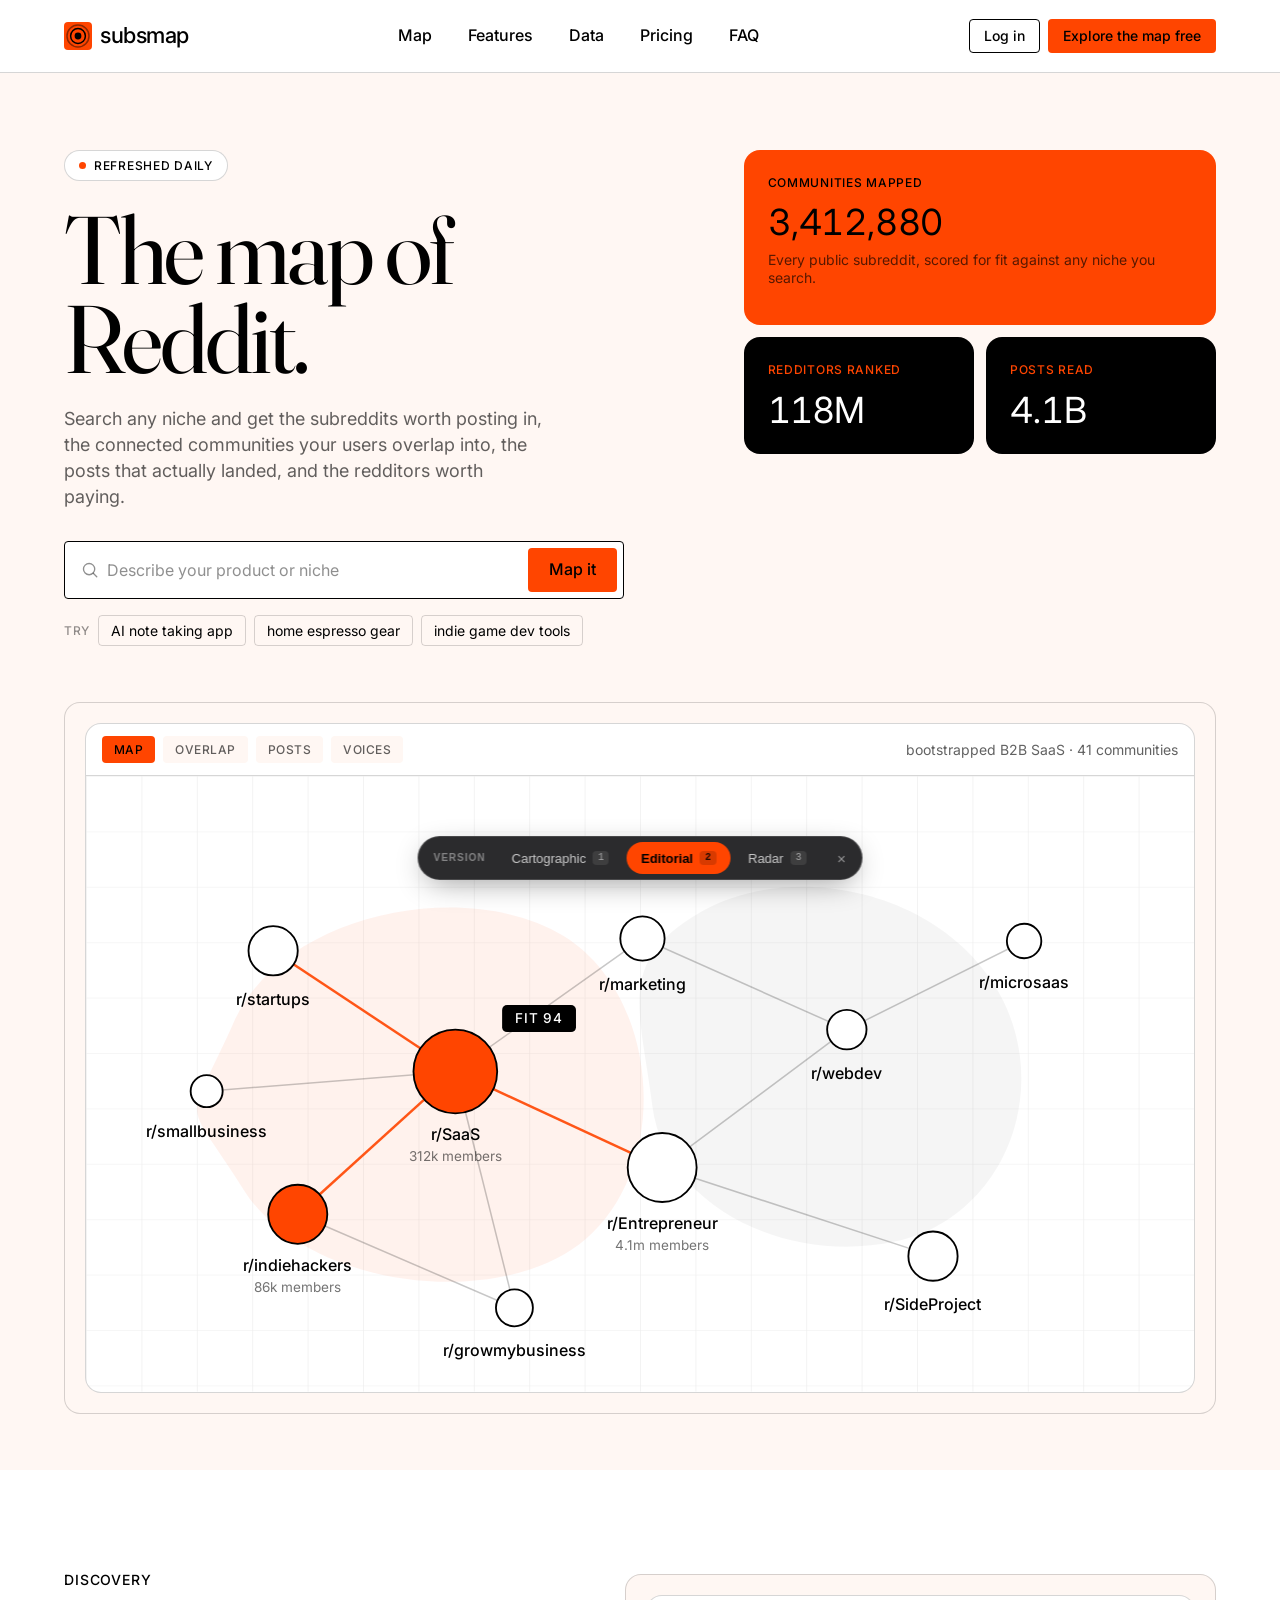
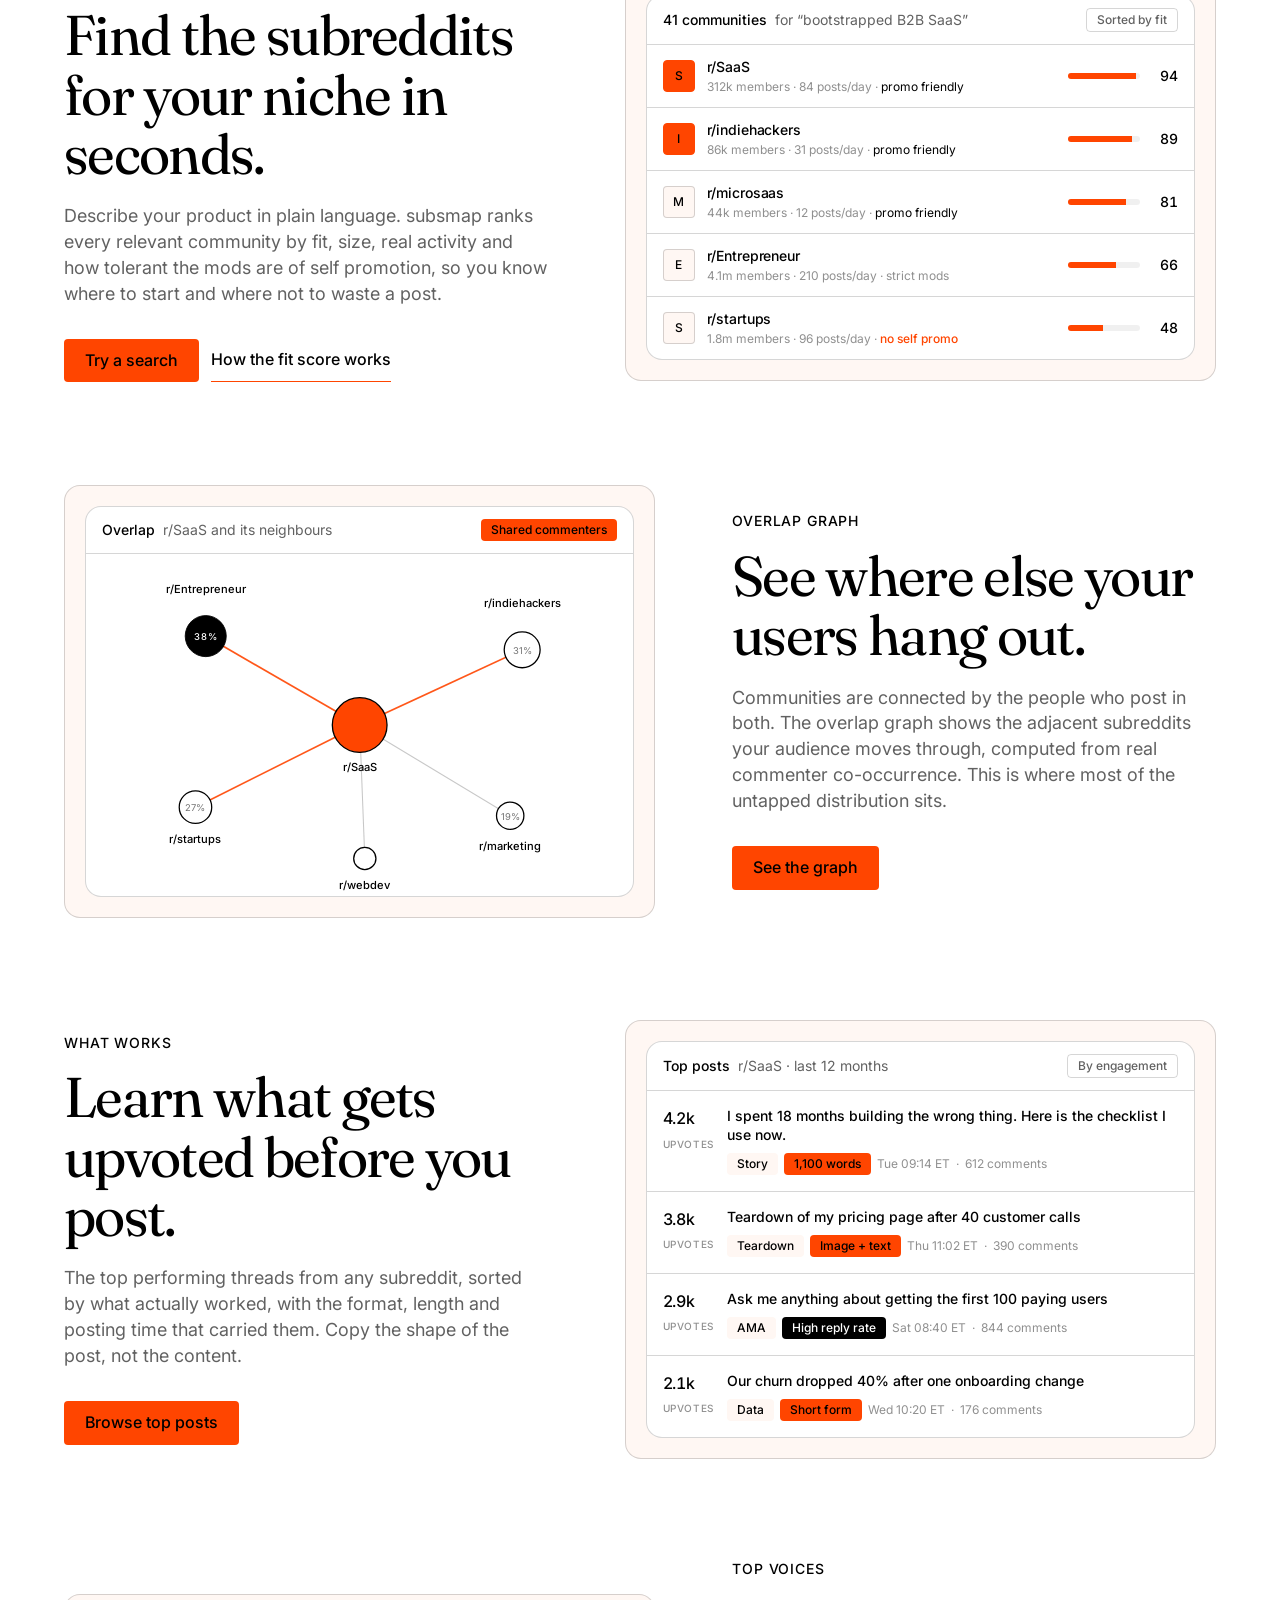
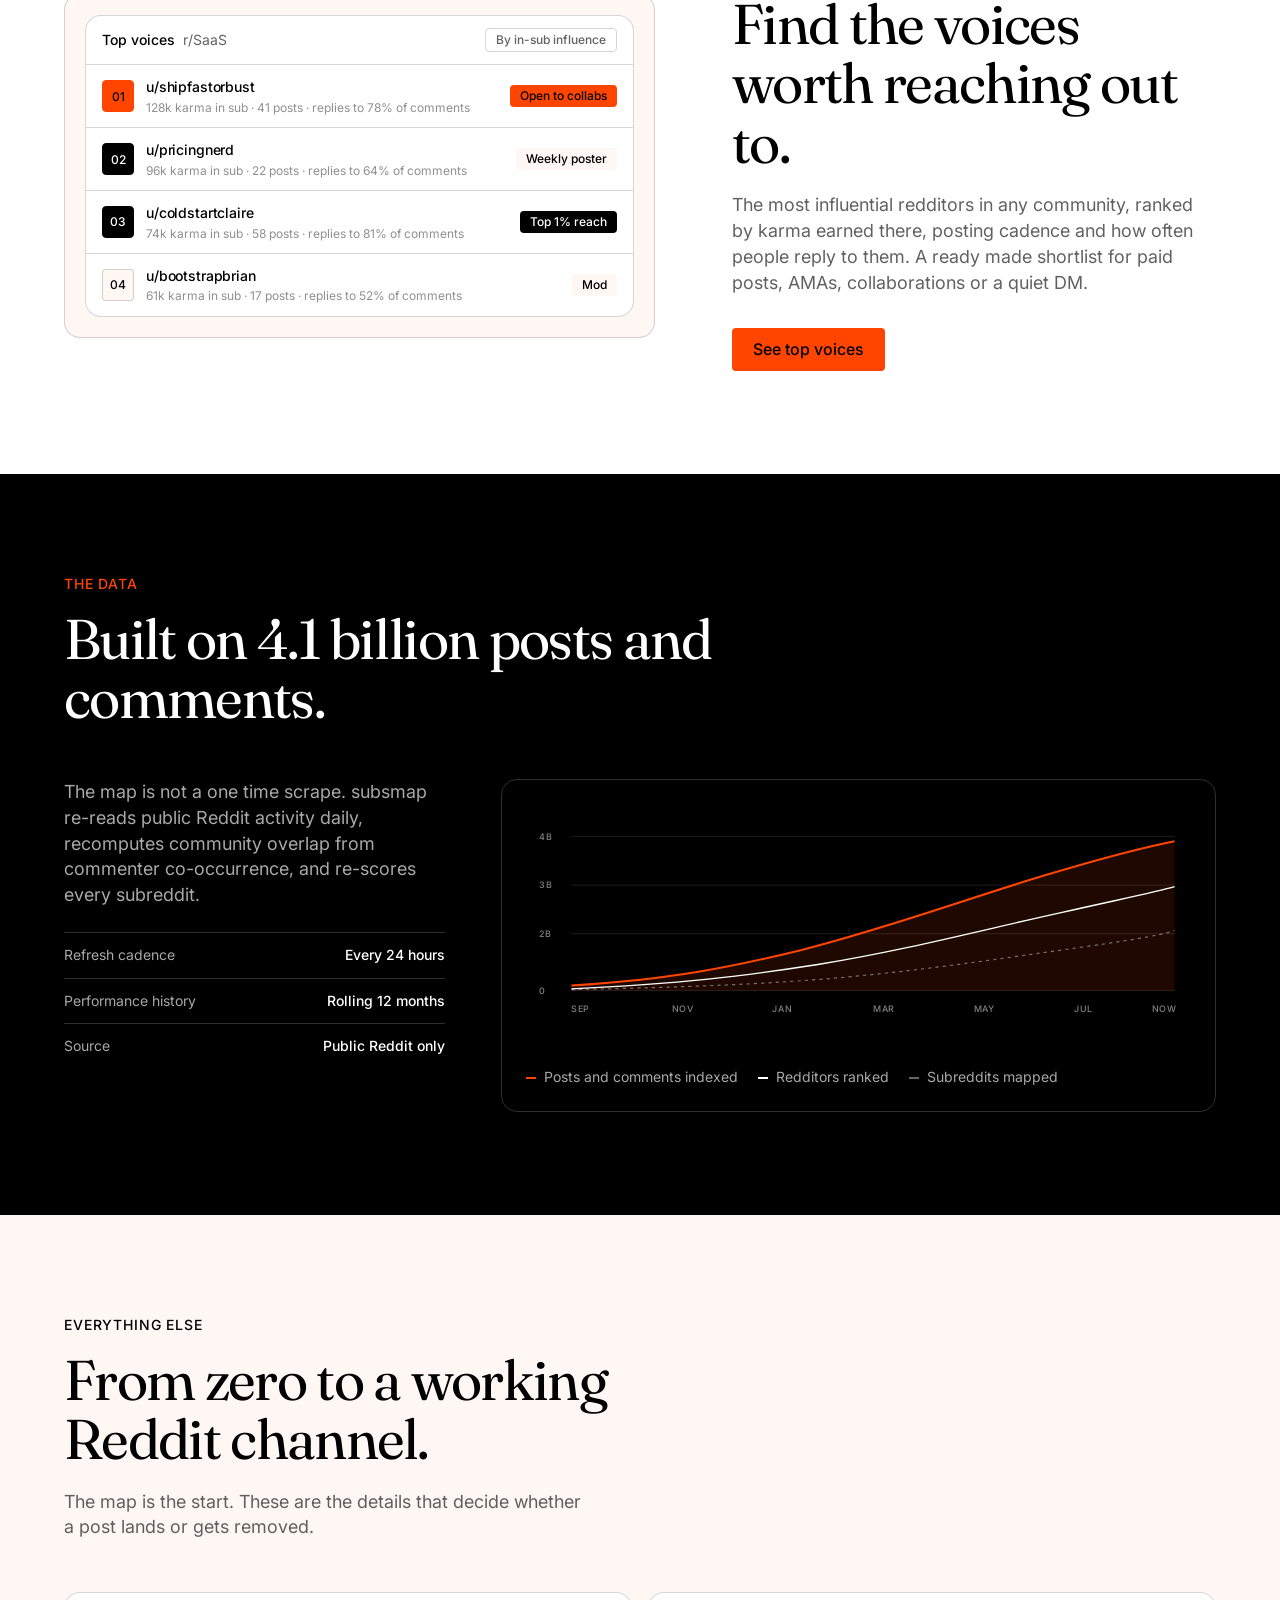
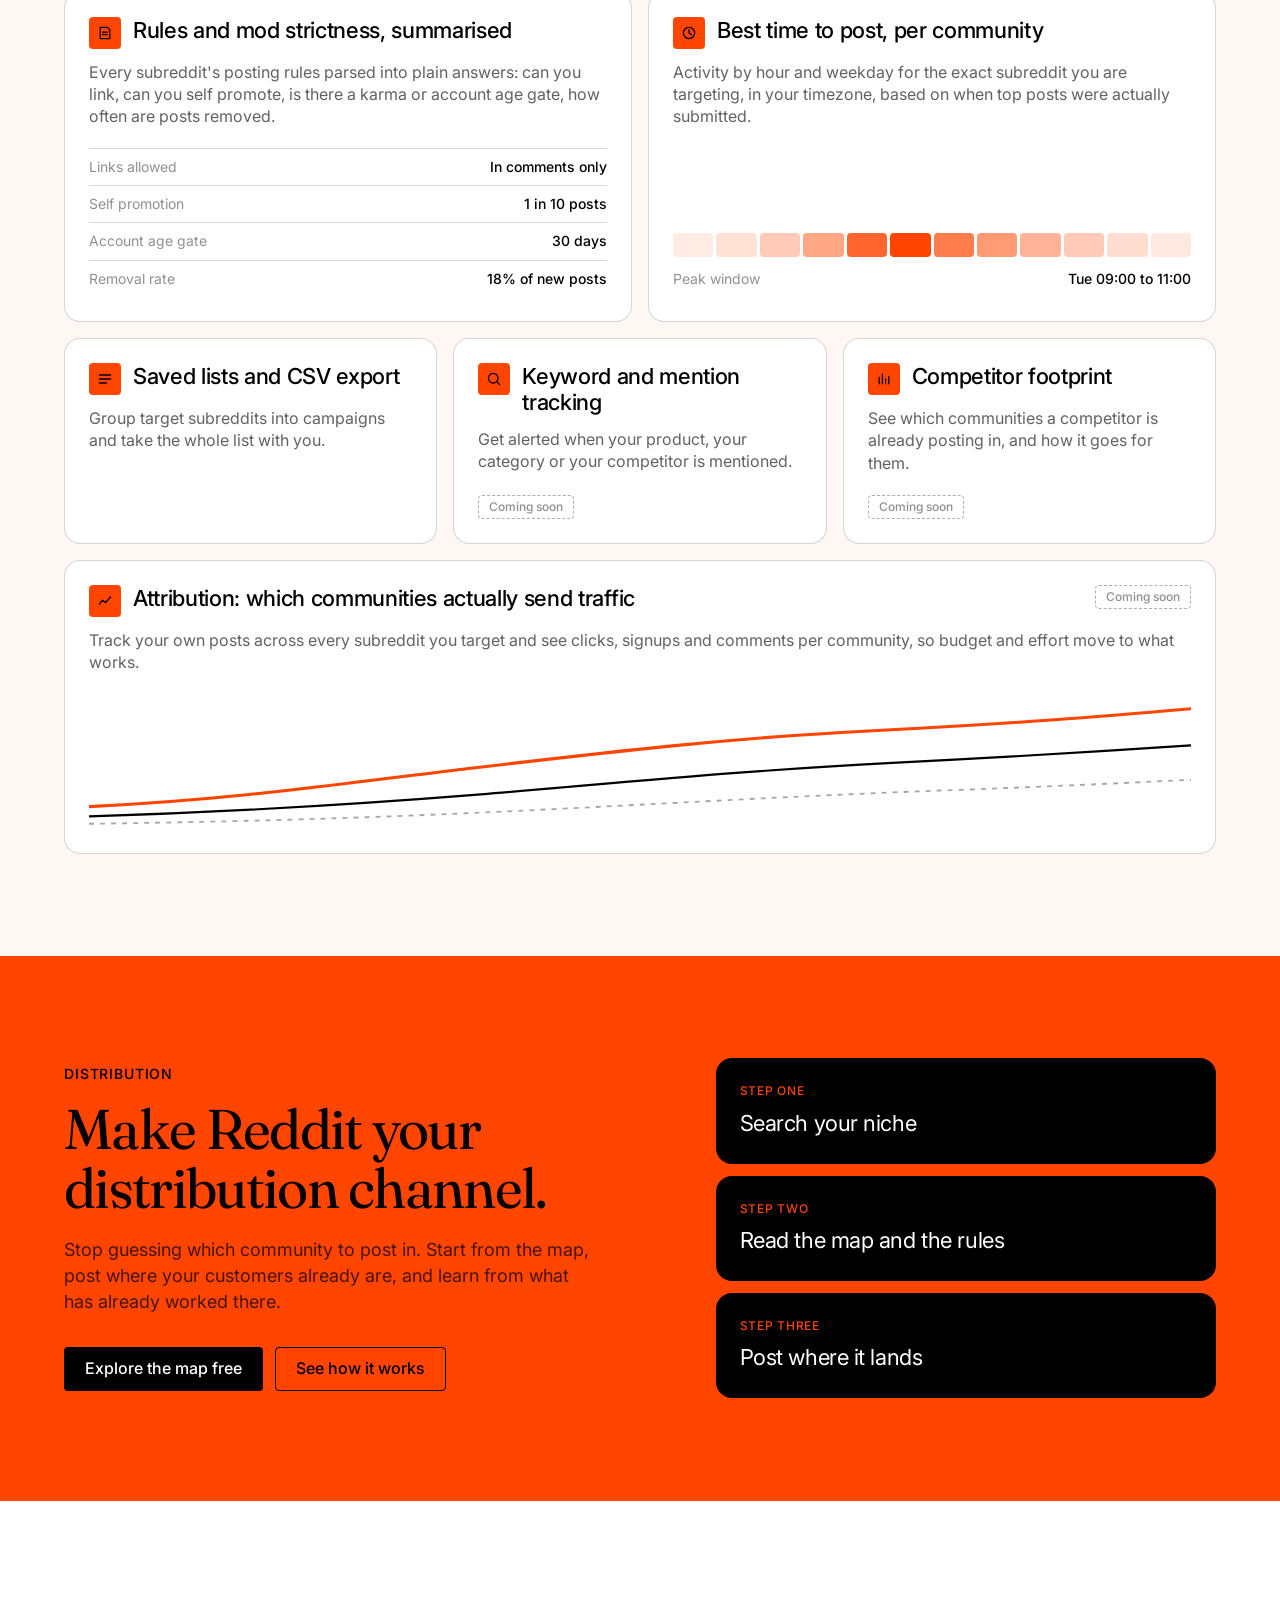
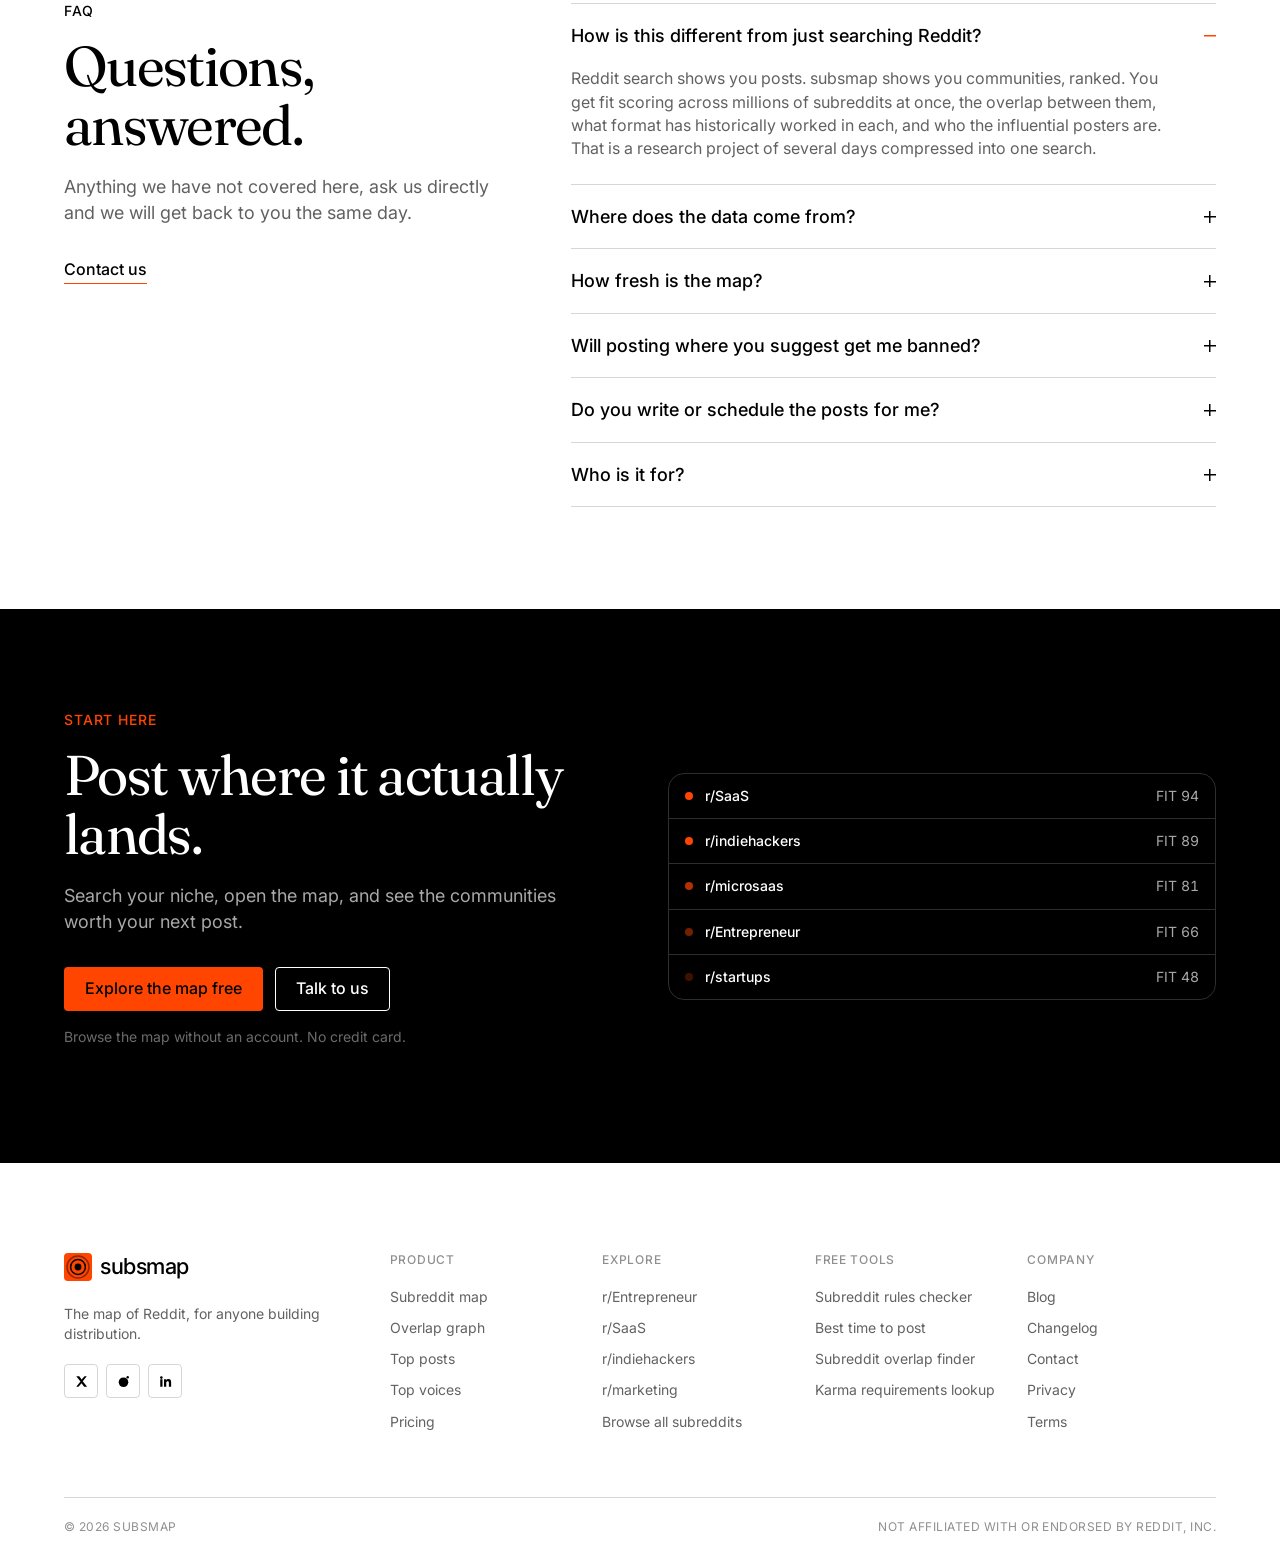
<file: editorial/index.html>
<!doctype html>
<html lang="en">
<head>
<meta charset="utf-8">
<meta name="viewport" content="width=device-width, initial-scale=1">
<title>subsmap | The map of Reddit</title>
<meta name="description" content="subsmap maps every subreddit so you can find the communities worth posting in, the connected communities your users overlap into, the posts that actually landed, and the redditors worth paying.">

<!-- Open Graph. REPLACE the URL and image before launch. -->
<meta property="og:type" content="website">
<meta property="og:title" content="subsmap | The map of Reddit">
<meta property="og:description" content="Find the subreddits your customers actually live in.">
<meta property="og:url" content="https://subsmap.com/">
<meta property="og:image" content="https://subsmap.com/og.png">
<meta name="twitter:card" content="summary_large_image">

<link rel="icon" href="data:image/svg+xml,%3Csvg xmlns='http://www.w3.org/2000/svg' viewBox='0 0 32 32'%3E%3Crect width='32' height='32' rx='4' fill='%23FF4500'/%3E%3Ccircle cx='16' cy='16' r='4' fill='black'/%3E%3Ccircle cx='16' cy='16' r='9' fill='none' stroke='black' stroke-width='1.6'/%3E%3C/svg%3E">

<link rel="preconnect" href="https://fonts.googleapis.com">
<link rel="preconnect" href="https://fonts.gstatic.com" crossorigin>
<link href="https://fonts.googleapis.com/css2?family=Fraunces:opsz,wght@9..144,400&family=Inter:wght@400;500&display=swap" rel="stylesheet">

<link rel="stylesheet" href="styles.css">
</head>
<body>

<!-- ==========================================================================
     NAV. Paper white, logo left, centred links, ghost + filled CTA pair right.
     ========================================================================== -->
<header class="nav" id="nav">
  <div class="wrap nav__inner">
    <a class="logo" href="/">
      <svg width="28" height="28" viewBox="0 0 28 28" fill="none" aria-hidden="true">
        <rect width="28" height="28" rx="4" fill="#FF4500"/>
        <circle cx="14" cy="14" r="3.4" fill="#000"/>
        <circle cx="14" cy="14" r="7.4" stroke="#000" stroke-width="1.5"/>
        <circle cx="14" cy="14" r="11" stroke="#000" stroke-width="1.5" stroke-opacity=".45"/>
      </svg>
      subsmap
    </a>

    <nav class="nav__links" aria-label="Main">
      <a href="#map">Map</a>
      <a href="#features">Features</a>
      <a href="#data">Data</a>
      <a href="#pricing">Pricing</a>
      <a href="#faq">FAQ</a>
      <a class="btn btn--fill" href="#explore">Explore the map free</a>
    </nav>

    <div class="nav__actions">
      <a class="btn btn--ghost btn--sm" href="#login">Log in</a>
      <a class="btn btn--fill btn--sm" href="#explore">Explore the map free</a>
    </div>

    <button class="nav__toggle" id="navToggle" aria-label="Menu" aria-expanded="false"><span></span></button>
  </div>
</header>

<!-- ==========================================================================
     HERO. Asymmetric split: display serif left, black stat cards right.
     ========================================================================== -->
<section class="hero" id="explore">
  <div class="wrap">
    <div class="hero__grid">
      <div>
        <a class="tagline" href="#data"><i></i> Refreshed daily</a>
        <h1 class="display">The map of Reddit.</h1>
        <p class="lead">
          Search any niche and get the subreddits worth posting in, the connected communities
          your users overlap into, the posts that actually landed, and the redditors worth paying.
        </p>

        <form class="searchbar" id="heroSearch" action="#" onsubmit="return false;">
          <svg width="18" height="18" viewBox="0 0 20 20" fill="none" aria-hidden="true">
            <circle cx="9" cy="9" r="6.25" stroke="currentColor" stroke-width="1.5"/>
            <path d="M13.6 13.6 17.5 17.5" stroke="currentColor" stroke-width="1.5" stroke-linecap="round"/>
          </svg>
          <input id="heroInput" type="text" autocomplete="off"
                 placeholder="Describe your product or niche"
                 aria-label="Describe your product or niche">
          <button class="btn btn--fill" type="submit">Map it</button>
        </form>

        <ul class="chips" aria-label="Example searches">
          <li>Try</li>
          <li><button type="button" data-q="AI note taking app for students">AI note taking app</button></li>
          <li><button type="button" data-q="home espresso equipment">home espresso gear</button></li>
          <li><button type="button" data-q="indie game dev tools">indie game dev tools</button></li>
        </ul>
      </div>

      <!-- REPLACE every number below with your real figures -->
      <div>
        <div class="statcard statcard--accent">
          <span class="statcard__label">Communities mapped</span>
          <div class="statcard__num">3,412,880</div>
          <p class="statcard__note">Every public subreddit, scored for fit against any niche you search.</p>
        </div>
        <div class="statgrid">
          <div class="statcard">
            <span class="statcard__label">Redditors ranked</span>
            <div class="statcard__num">118M</div>
          </div>
          <div class="statcard">
            <span class="statcard__label">Posts read</span>
            <div class="statcard__num">4.1B</div>
          </div>
        </div>
      </div>
    </div>

    <!-- Map sits in a canvas mat, the place MBI would put documentary photography.
         Swap this SVG for the live map embed when you wire it up. -->
    <div class="mat" id="map">
      <div class="panel">
        <div class="panel__head">
          <span class="seg is-active">Map</span>
          <span class="seg">Overlap</span>
          <span class="seg">Posts</span>
          <span class="seg">Voices</span>
          <span class="spacer">bootstrapped B2B SaaS &middot; 41 communities</span>
        </div>

        <svg class="map-svg" viewBox="0 0 900 500" role="img"
             aria-label="A map of subreddits related to bootstrapped B2B SaaS, sized by activity, connected by lines where their members overlap.">
          <defs>
            <pattern id="grid" width="45" height="45" patternUnits="userSpaceOnUse">
              <path d="M45 0H0V45" class="m-grid" fill="none"/>
            </pattern>
          </defs>
          <rect width="900" height="500" fill="url(#grid)"/>

          <path class="m-blob" d="M120 200c40-90 190-118 268-70s88 186 18 246-228 40-278-40-48-46-8-136Z"/>
          <path class="m-blob2" d="M500 110c70-40 188-20 238 60s10 188-80 208-188-30-198-110-30-118 40-158Z"/>

          <g>
            <line class="m-link-hot" x1="300" y1="240" x2="468" y2="318"/>
            <line class="m-link-hot" x1="300" y1="240" x2="172" y2="356"/>
            <line class="m-link-hot" x1="300" y1="240" x2="152" y2="142"/>
            <line class="m-link" x1="300" y1="240" x2="452" y2="132"/>
            <line class="m-link" x1="300" y1="240" x2="98"  y2="256"/>
            <line class="m-link" x1="300" y1="240" x2="348" y2="432"/>
            <line class="m-link" x1="468" y1="318" x2="618" y2="206"/>
            <line class="m-link" x1="468" y1="318" x2="688" y2="390"/>
            <line class="m-link" x1="452" y1="132" x2="618" y2="206"/>
            <line class="m-link" x1="618" y1="206" x2="762" y2="134"/>
            <line class="m-link" x1="172" y1="356" x2="348" y2="432"/>
          </g>

          <circle class="m-node-hi" cx="300" cy="240" r="34"/>
          <text class="m-label" x="300" y="296" text-anchor="middle">r/SaaS</text>
          <text class="m-sub"   x="300" y="313" text-anchor="middle">312k members</text>
          <g>
            <rect class="m-chip" x="338" y="186" width="60" height="22" rx="4"/>
            <text class="m-chip-text" x="368" y="201" text-anchor="middle">FIT 94</text>
          </g>

          <circle class="m-node" cx="468" cy="318" r="28"/>
          <text class="m-label" x="468" y="368" text-anchor="middle">r/Entrepreneur</text>
          <text class="m-sub"   x="468" y="385" text-anchor="middle">4.1m members</text>

          <circle class="m-node-hi" cx="172" cy="356" r="24"/>
          <text class="m-label" x="172" y="402" text-anchor="middle">r/indiehackers</text>
          <text class="m-sub"   x="172" y="419" text-anchor="middle">86k members</text>

          <circle class="m-node" cx="152" cy="142" r="20"/>
          <text class="m-label" x="152" y="186" text-anchor="middle">r/startups</text>

          <circle class="m-node" cx="452" cy="132" r="18"/>
          <text class="m-label" x="452" y="174" text-anchor="middle">r/marketing</text>

          <circle class="m-node" cx="618" cy="206" r="16"/>
          <text class="m-label" x="618" y="246" text-anchor="middle">r/webdev</text>

          <circle class="m-node" cx="688" cy="390" r="20"/>
          <text class="m-label" x="688" y="434" text-anchor="middle">r/SideProject</text>

          <circle class="m-node" cx="762" cy="134" r="14"/>
          <text class="m-label" x="762" y="172" text-anchor="middle">r/microsaas</text>

          <circle class="m-node" cx="98" cy="256" r="13"/>
          <text class="m-label" x="98" y="293" text-anchor="middle">r/smallbusiness</text>

          <circle class="m-node" cx="348" cy="432" r="15"/>
          <text class="m-label" x="348" y="471" text-anchor="middle">r/growmybusiness</text>
        </svg>
      </div>
    </div>
  </div>
</section>

<!-- ==========================================================================
     FEATURES. Alternating two column bands, paper white.
     ========================================================================== -->
<section class="band band--paper" id="features">
  <div class="wrap">

    <div class="feature">
      <div class="feature__copy">
        <span class="eyebrow">Discovery</span>
        <h2 class="heading-lg">Find the subreddits for your niche in seconds.</h2>
        <p class="body-copy">
          Describe your product in plain language. subsmap ranks every relevant community by
          fit, size, real activity and how tolerant the mods are of self promotion, so you know
          where to start and where not to waste a post.
        </p>
        <div class="btn-row">
          <a class="btn btn--fill" href="#explore">Try a search</a>
          <a class="textlink" href="#faq">How the fit score works</a>
        </div>
      </div>

      <div class="feature__visual">
        <div class="panel">
          <div class="panel__head">
            <strong>41 communities</strong>
            <span>for &ldquo;bootstrapped B2B SaaS&rdquo;</span>
            <span class="spacer tag tag--outline">Sorted by fit</span>
          </div>
          <div>
            <div class="row">
              <div class="row__mark row__mark--fill">S</div>
              <div class="row__main">
                <div class="row__name">r/SaaS</div>
                <div class="row__meta">312k members &middot; 84 posts/day &middot; <span class="pos">promo friendly</span></div>
              </div>
              <div class="row__right"><div class="meter"><span style="width:94%"></span></div><div class="fit">94</div></div>
            </div>
            <div class="row">
              <div class="row__mark row__mark--fill">I</div>
              <div class="row__main">
                <div class="row__name">r/indiehackers</div>
                <div class="row__meta">86k members &middot; 31 posts/day &middot; <span class="pos">promo friendly</span></div>
              </div>
              <div class="row__right"><div class="meter"><span style="width:89%"></span></div><div class="fit">89</div></div>
            </div>
            <div class="row">
              <div class="row__mark">M</div>
              <div class="row__main">
                <div class="row__name">r/microsaas</div>
                <div class="row__meta">44k members &middot; 12 posts/day &middot; <span class="pos">promo friendly</span></div>
              </div>
              <div class="row__right"><div class="meter"><span style="width:81%"></span></div><div class="fit">81</div></div>
            </div>
            <div class="row">
              <div class="row__mark">E</div>
              <div class="row__main">
                <div class="row__name">r/Entrepreneur</div>
                <div class="row__meta">4.1m members &middot; 210 posts/day &middot; strict mods</div>
              </div>
              <div class="row__right"><div class="meter"><span style="width:66%"></span></div><div class="fit">66</div></div>
            </div>
            <div class="row">
              <div class="row__mark">S</div>
              <div class="row__main">
                <div class="row__name">r/startups</div>
                <div class="row__meta">1.8m members &middot; 96 posts/day &middot; <span class="neg">no self promo</span></div>
              </div>
              <div class="row__right"><div class="meter"><span style="width:48%"></span></div><div class="fit">48</div></div>
            </div>
          </div>
        </div>
      </div>
    </div>

    <div class="feature feature--flip">
      <div class="feature__copy">
        <span class="eyebrow">Overlap graph</span>
        <h2 class="heading-lg">See where else your users hang out.</h2>
        <p class="body-copy">
          Communities are connected by the people who post in both. The overlap graph shows the
          adjacent subreddits your audience moves through, computed from real commenter
          co-occurrence. This is where most of the untapped distribution sits.
        </p>
        <div class="btn-row">
          <a class="btn btn--fill" href="#explore">See the graph</a>
        </div>
      </div>

      <div class="feature__visual">
        <div class="panel">
          <div class="panel__head">
            <strong>Overlap</strong>
            <span>r/SaaS and its neighbours</span>
            <span class="spacer tag tag--accent">Shared commenters</span>
          </div>
          <svg class="map-svg" viewBox="0 0 640 400" role="img"
               aria-label="Overlap graph. r slash SaaS at the centre, connected to five subreddits labelled by percentage of shared commenters.">
            <line class="m-link-hot" x1="320" y1="200" x2="140" y2="96"  stroke-width="6"/>
            <line class="m-link-hot" x1="320" y1="200" x2="510" y2="112" stroke-width="4.5"/>
            <line class="m-link-hot" x1="320" y1="200" x2="128" y2="296" stroke-width="3.4"/>
            <line class="m-link" x1="320" y1="200" x2="496" y2="306" stroke-width="2.4"/>
            <line class="m-link" x1="320" y1="200" x2="326" y2="356" stroke-width="1.6"/>

            <circle class="m-node-hi" cx="320" cy="200" r="32"/>
            <text class="m-label" x="320" y="254" text-anchor="middle">r/SaaS</text>

            <circle class="m-node-alt" cx="140" cy="96" r="24"/>
            <text class="m-label" x="140" y="46" text-anchor="middle">r/Entrepreneur</text>
            <text class="m-chip-text" x="140" y="101" text-anchor="middle">38%</text>

            <circle class="m-node" cx="510" cy="112" r="21"/>
            <text class="m-label" x="510" y="62" text-anchor="middle">r/indiehackers</text>
            <text class="m-sub" x="510" y="117" text-anchor="middle">31%</text>

            <circle class="m-node" cx="128" cy="296" r="19"/>
            <text class="m-label" x="128" y="338" text-anchor="middle">r/startups</text>
            <text class="m-sub" x="128" y="301" text-anchor="middle">27%</text>

            <circle class="m-node" cx="496" cy="306" r="16"/>
            <text class="m-label" x="496" y="346" text-anchor="middle">r/marketing</text>
            <text class="m-sub" x="496" y="311" text-anchor="middle">19%</text>

            <circle class="m-node" cx="326" cy="356" r="13"/>
            <text class="m-label" x="326" y="392" text-anchor="middle">r/webdev</text>
          </svg>
        </div>
      </div>
    </div>

    <div class="feature">
      <div class="feature__copy">
        <span class="eyebrow">What works</span>
        <h2 class="heading-lg">Learn what gets upvoted before you post.</h2>
        <p class="body-copy">
          The top performing threads from any subreddit, sorted by what actually worked, with
          the format, length and posting time that carried them. Copy the shape of the post,
          not the content.
        </p>
        <div class="btn-row">
          <a class="btn btn--fill" href="#explore">Browse top posts</a>
        </div>
      </div>

      <div class="feature__visual">
        <div class="panel">
          <div class="panel__head">
            <strong>Top posts</strong>
            <span>r/SaaS &middot; last 12 months</span>
            <span class="spacer tag tag--outline">By engagement</span>
          </div>
          <div>
            <div class="post">
              <div class="post__votes"><b>4.2k</b><small>Upvotes</small></div>
              <div>
                <div class="post__title">I spent 18 months building the wrong thing. Here is the checklist I use now.</div>
                <div class="post__meta">
                  <span class="tag">Story</span><span class="tag tag--accent">1,100 words</span>
                  <span>Tue 09:14 ET</span><span>&middot;</span><span>612 comments</span>
                </div>
              </div>
            </div>
            <div class="post">
              <div class="post__votes"><b>3.8k</b><small>Upvotes</small></div>
              <div>
                <div class="post__title">Teardown of my pricing page after 40 customer calls</div>
                <div class="post__meta">
                  <span class="tag">Teardown</span><span class="tag tag--accent">Image + text</span>
                  <span>Thu 11:02 ET</span><span>&middot;</span><span>390 comments</span>
                </div>
              </div>
            </div>
            <div class="post">
              <div class="post__votes"><b>2.9k</b><small>Upvotes</small></div>
              <div>
                <div class="post__title">Ask me anything about getting the first 100 paying users</div>
                <div class="post__meta">
                  <span class="tag">AMA</span><span class="tag tag--dark">High reply rate</span>
                  <span>Sat 08:40 ET</span><span>&middot;</span><span>844 comments</span>
                </div>
              </div>
            </div>
            <div class="post">
              <div class="post__votes"><b>2.1k</b><small>Upvotes</small></div>
              <div>
                <div class="post__title">Our churn dropped 40% after one onboarding change</div>
                <div class="post__meta">
                  <span class="tag">Data</span><span class="tag tag--accent">Short form</span>
                  <span>Wed 10:20 ET</span><span>&middot;</span><span>176 comments</span>
                </div>
              </div>
            </div>
          </div>
        </div>
      </div>
    </div>

    <div class="feature feature--flip">
      <div class="feature__copy">
        <span class="eyebrow">Top voices</span>
        <h2 class="heading-lg">Find the voices worth reaching out to.</h2>
        <p class="body-copy">
          The most influential redditors in any community, ranked by karma earned there,
          posting cadence and how often people reply to them. A ready made shortlist for
          paid posts, AMAs, collaborations or a quiet DM.
        </p>
        <div class="btn-row">
          <a class="btn btn--fill" href="#explore">See top voices</a>
        </div>
      </div>

      <div class="feature__visual">
        <div class="panel">
          <div class="panel__head">
            <strong>Top voices</strong>
            <span>r/SaaS</span>
            <span class="spacer tag tag--outline">By in-sub influence</span>
          </div>
          <div>
            <div class="row">
              <div class="row__mark row__mark--fill">01</div>
              <div class="row__main">
                <div class="row__name">u/shipfastorbust</div>
                <div class="row__meta">128k karma in sub &middot; 41 posts &middot; replies to 78% of comments</div>
              </div>
              <span class="tag tag--accent">Open to collabs</span>
            </div>
            <div class="row">
              <div class="row__mark row__mark--dark">02</div>
              <div class="row__main">
                <div class="row__name">u/pricingnerd</div>
                <div class="row__meta">96k karma in sub &middot; 22 posts &middot; replies to 64% of comments</div>
              </div>
              <span class="tag">Weekly poster</span>
            </div>
            <div class="row">
              <div class="row__mark row__mark--dark">03</div>
              <div class="row__main">
                <div class="row__name">u/coldstartclaire</div>
                <div class="row__meta">74k karma in sub &middot; 58 posts &middot; replies to 81% of comments</div>
              </div>
              <span class="tag tag--dark">Top 1% reach</span>
            </div>
            <div class="row">
              <div class="row__mark">04</div>
              <div class="row__main">
                <div class="row__name">u/bootstrapbrian</div>
                <div class="row__meta">61k karma in sub &middot; 17 posts &middot; replies to 52% of comments</div>
              </div>
              <span class="tag">Mod</span>
            </div>
          </div>
        </div>
      </div>
    </div>

  </div>
</section>

<!-- ==========================================================================
     DATA. Dark band. REPLACE numbers and the method sentence with your real ones.
     ========================================================================== -->
<section class="band band--dark" id="data">
  <div class="wrap">
    <div class="data-head">
      <span class="eyebrow eyebrow--on-dark">The data</span>
      <h2 class="heading-lg">Built on 4.1 billion posts and comments.</h2>
    </div>

    <div class="data-grid">
      <div>
        <p class="body-copy">
          The map is not a one time scrape. subsmap re-reads public Reddit activity daily,
          recomputes community overlap from commenter co-occurrence, and re-scores every
          subreddit.
        </p>
        <ul class="factlist">
          <li><span>Refresh cadence</span><b>Every 24 hours</b></li>
          <li><span>Performance history</span><b>Rolling 12 months</b></li>
          <li><span>Source</span><b>Public Reddit only</b></li>
        </ul>
      </div>

      <div class="chart-wrap">
        <svg class="map-svg" viewBox="0 0 820 300" role="img"
             aria-label="Chart of growth in indexed posts, ranked redditors and mapped subreddits over twelve months.">
          <g class="c-grid">
            <line x1="56" y1="40"  x2="800" y2="40"/>
            <line x1="56" y1="100" x2="800" y2="100"/>
            <line x1="56" y1="160" x2="800" y2="160"/>
            <line x1="56" y1="230" x2="800" y2="230"/>
          </g>

          <path class="c-area" d="M56 224 C180 216 250 202 340 180 C450 152 540 118 640 88 C720 64 770 52 800 46 L800 230 L56 230 Z"/>
          <path class="c-line-1" d="M56 224 C180 216 250 202 340 180 C450 152 540 118 640 88 C720 64 770 52 800 46"/>
          <path class="c-line-2" d="M56 228 C190 222 270 212 360 198 C470 180 560 156 660 134 C740 116 780 108 800 102"/>
          <path class="c-line-3" d="M56 229 C200 226 300 222 390 214 C500 204 590 190 690 176 C760 166 790 160 800 156"/>

          <g class="c-axis">
            <text x="56"  y="256">SEP</text>
            <text x="180" y="256">NOV</text>
            <text x="304" y="256">JAN</text>
            <text x="428" y="256">MAR</text>
            <text x="552" y="256">MAY</text>
            <text x="676" y="256">JUL</text>
            <text x="772" y="256">NOW</text>
            <text x="16" y="44">4B</text>
            <text x="16" y="104">3B</text>
            <text x="16" y="164">2B</text>
            <text x="16" y="234">0</text>
          </g>
        </svg>

        <div class="legend">
          <span><i style="background:#FF4500"></i>Posts and comments indexed</span>
          <span><i style="background:#FFFFFF"></i>Redditors ranked</span>
          <span><i style="background:rgba(255,255,255,.4)"></i>Subreddits mapped</span>
        </div>
      </div>
    </div>
  </div>
</section>

<!-- ==========================================================================
     CARD GRID
     ========================================================================== -->
<section class="band band--canvas">
  <div class="wrap">
    <span class="eyebrow">Everything else</span>
    <h2 class="heading-lg" style="max-width:20ch">From zero to a working Reddit channel.</h2>
    <p class="body-copy">The map is the start. These are the details that decide whether a post lands or gets removed.</p>

    <div class="cards">
      <div class="card card--wide">
        <div class="card__top">
          <div class="card__icon">
            <svg width="16" height="16" viewBox="0 0 20 20" fill="none"><path d="M4 3h9l3 3v11H4V3Z" stroke="currentColor" stroke-width="1.6"/><path d="M7 9h6M7 12h6" stroke="currentColor" stroke-width="1.6" stroke-linecap="round"/></svg>
          </div>
          <h3>Rules and mod strictness, summarised</h3>
        </div>
        <p>Every subreddit's posting rules parsed into plain answers: can you link, can you self promote, is there a karma or account age gate, how often are posts removed.</p>
        <div class="card__viz">
          <div class="kv"><span>Links allowed</span><b>In comments only</b></div>
          <div class="kv"><span>Self promotion</span><b>1 in 10 posts</b></div>
          <div class="kv"><span>Account age gate</span><b>30 days</b></div>
          <div class="kv"><span>Removal rate</span><b>18% of new posts</b></div>
        </div>
      </div>

      <div class="card card--wide">
        <div class="card__top">
          <div class="card__icon">
            <svg width="16" height="16" viewBox="0 0 20 20" fill="none"><circle cx="10" cy="10" r="7" stroke="currentColor" stroke-width="1.6"/><path d="M10 6v4l3 2" stroke="currentColor" stroke-width="1.6" stroke-linecap="round"/></svg>
          </div>
          <h3>Best time to post, per community</h3>
        </div>
        <p>Activity by hour and weekday for the exact subreddit you are targeting, in your timezone, based on when top posts were actually submitted.</p>
        <div class="card__viz">
          <div class="heat">
            <i style="opacity:.1"></i><i style="opacity:.16"></i><i style="opacity:.28"></i><i style="opacity:.48"></i>
            <i style="opacity:.82"></i><i style="opacity:1"></i><i style="opacity:.7"></i><i style="opacity:.54"></i>
            <i style="opacity:.4"></i><i style="opacity:.28"></i><i style="opacity:.18"></i><i style="opacity:.12"></i>
          </div>
          <div class="kv" style="border-top:0;padding-top:12px"><span>Peak window</span><b>Tue 09:00 to 11:00</b></div>
        </div>
      </div>

      <div class="card">
        <div class="card__top">
          <div class="card__icon">
            <svg width="16" height="16" viewBox="0 0 20 20" fill="none"><path d="M3 5h14M3 10h14M3 15h9" stroke="currentColor" stroke-width="1.6" stroke-linecap="round"/></svg>
          </div>
          <h3>Saved lists and CSV export</h3>
        </div>
        <p>Group target subreddits into campaigns and take the whole list with you.</p>
      </div>

      <div class="card">
        <div class="card__top">
          <div class="card__icon">
            <svg width="16" height="16" viewBox="0 0 20 20" fill="none"><circle cx="9" cy="9" r="6" stroke="currentColor" stroke-width="1.6"/><path d="M13.5 13.5 17 17" stroke="currentColor" stroke-width="1.6" stroke-linecap="round"/></svg>
          </div>
          <h3>Keyword and mention tracking</h3>
        </div>
        <p>Get alerted when your product, your category or your competitor is mentioned.</p>
        <div class="card__viz"><span class="tag tag--soon">Coming soon</span></div>
      </div>

      <div class="card">
        <div class="card__top">
          <div class="card__icon">
            <svg width="16" height="16" viewBox="0 0 20 20" fill="none"><path d="M4 16V8m4 8V4m4 12v-6m4 6V7" stroke="currentColor" stroke-width="1.6" stroke-linecap="round"/></svg>
          </div>
          <h3>Competitor footprint</h3>
        </div>
        <p>See which communities a competitor is already posting in, and how it goes for them.</p>
        <div class="card__viz"><span class="tag tag--soon">Coming soon</span></div>
      </div>

      <div class="card card--full">
        <div class="card__top">
          <div class="card__icon">
            <svg width="16" height="16" viewBox="0 0 20 20" fill="none"><path d="M3 14l4-5 3.5 3L17 5" stroke="currentColor" stroke-width="1.6" stroke-linecap="round" stroke-linejoin="round"/></svg>
          </div>
          <h3>Attribution: which communities actually send traffic</h3>
          <span class="tag tag--soon card__soon">Coming soon</span>
        </div>
        <p>Track your own posts across every subreddit you target and see clicks, signups and comments per community, so budget and effort move to what works.</p>
        <div class="card__viz">
          <svg class="map-svg" viewBox="0 0 900 110" aria-hidden="true">
            <path d="M0 92 C120 86 200 74 300 62 C420 48 520 36 640 30 C760 24 830 18 900 12" fill="none" stroke="#FF4500" stroke-width="2.5"/>
            <path d="M0 100 C130 96 220 90 320 82 C440 72 540 62 660 56 C780 50 840 46 900 42" fill="none" stroke="#000" stroke-width="1.75"/>
            <path d="M0 106 C150 104 260 100 380 94 C500 88 600 82 720 78 C820 74 860 72 900 70" fill="none" stroke="rgba(0,0,0,.35)" stroke-width="1.5" stroke-dasharray="4 5"/>
          </svg>
        </div>
      </div>
    </div>
  </div>
</section>

<!-- ==========================================================================
     ACCENT CTA BAND
     ========================================================================== -->
<section class="band band--accent">
  <div class="wrap cta">
    <div>
      <span class="eyebrow">Distribution</span>
      <h2 class="heading-lg">Make Reddit your distribution channel.</h2>
      <p class="body-copy">
        Stop guessing which community to post in. Start from the map, post where your
        customers already are, and learn from what has already worked there.
      </p>
      <div class="btn-row">
        <a class="btn btn--dark" href="#explore">Explore the map free</a>
        <a class="btn btn--ghost" href="#features">See how it works</a>
      </div>
    </div>
    <div class="cta__side">
      <div class="cta__stat">
        <span>Step one</span>
        <b>Search your niche</b>
      </div>
      <div class="cta__stat">
        <span>Step two</span>
        <b>Read the map and the rules</b>
      </div>
      <div class="cta__stat">
        <span>Step three</span>
        <b>Post where it lands</b>
      </div>
    </div>
  </div>
</section>

<!-- ==========================================================================
     FAQ. REVIEW every answer. Rules, pricing and data claims must match reality.
     ========================================================================== -->
<section class="band band--paper" id="faq">
  <div class="wrap faq">
    <div>
      <span class="eyebrow">FAQ</span>
      <h2 class="heading-lg">Questions, answered.</h2>
      <p class="body-copy">
        Anything we have not covered here, ask us directly and we will get back to you the same day.
      </p>
      <div class="btn-row"><a class="textlink" href="#contact">Contact us</a></div>
    </div>

    <div class="faq__list">
      <details open>
        <summary>How is this different from just searching Reddit?</summary>
        <p>
          Reddit search shows you posts. subsmap shows you communities, ranked. You get fit
          scoring across millions of subreddits at once, the overlap between them, what format
          has historically worked in each, and who the influential posters are. That is a
          research project of several days compressed into one search.
        </p>
      </details>
      <details>
        <summary>Where does the data come from?</summary>
        <p>
          Public Reddit posts, comments and community metadata. Nothing private, nothing behind
          a login. Overlap between communities is computed from public commenter activity
          across subreddits.
        </p>
      </details>
      <details>
        <summary>How fresh is the map?</summary>
        <p>
          Community stats, top posts and rankings refresh daily. Historical post performance
          covers the last 12 months so seasonal patterns stay visible.
        </p>
      </details>
      <details>
        <summary>Will posting where you suggest get me banned?</summary>
        <p>
          Following a subreddit's own rules is the only reliable protection, which is why
          subsmap surfaces those rules alongside every recommendation, including whether links
          are allowed, self promotion limits and karma gates. Read the rules, contribute before
          you promote, and post as a person rather than a brand account.
        </p>
      </details>
      <details>
        <summary>Do you write or schedule the posts for me?</summary>
        <p>
          No. subsmap is research and targeting. You write the post, because posts that read
          like they came from a real person are the only ones that work on Reddit.
        </p>
      </details>
      <details>
        <summary>Who is it for?</summary>
        <p>
          Founders launching without a budget, marketers who need channels that are not paid
          ads, agencies running Reddit for clients, and anyone whose next hundred users are
          already talking to each other in a community they have not found yet.
        </p>
      </details>
    </div>
  </div>
</section>

<!-- ==========================================================================
     FINAL CTA
     ========================================================================== -->
<section class="band band--dark" id="pricing">
  <div class="wrap final">
    <div>
      <span class="eyebrow eyebrow--on-dark">Start here</span>
      <h2 class="heading-lg">Post where it actually lands.</h2>
      <p class="body-copy">Search your niche, open the map, and see the communities worth your next post.</p>
      <div class="btn-row">
        <a class="btn btn--fill" href="#explore">Explore the map free</a>
        <a class="btn btn--ghost-light" href="#contact">Talk to us</a>
      </div>
      <!-- REPLACE if signup is required to browse -->
      <p class="fine">Browse the map without an account. No credit card.</p>
    </div>

    <div class="ledger">
      <div><i></i><b>r/SaaS</b><span>FIT 94</span></div>
      <div><i></i><b>r/indiehackers</b><span>FIT 89</span></div>
      <div><i style="opacity:.7"></i><b>r/microsaas</b><span>FIT 81</span></div>
      <div><i style="opacity:.45"></i><b>r/Entrepreneur</b><span>FIT 66</span></div>
      <div><i style="opacity:.25"></i><b>r/startups</b><span>FIT 48</span></div>
    </div>
  </div>
</section>

<!-- ==========================================================================
     FOOTER
     ========================================================================== -->
<footer class="footer">
  <div class="wrap">
    <div class="footer__grid">
      <div class="footer__brand">
        <a class="logo" href="/">
          <svg width="28" height="28" viewBox="0 0 28 28" fill="none" aria-hidden="true">
            <rect width="28" height="28" rx="4" fill="#FF4500"/>
            <circle cx="14" cy="14" r="3.4" fill="#000"/>
            <circle cx="14" cy="14" r="7.4" stroke="#000" stroke-width="1.5"/>
            <circle cx="14" cy="14" r="11" stroke="#000" stroke-width="1.5" stroke-opacity=".45"/>
          </svg>
          subsmap
        </a>
        <p>The map of Reddit, for anyone building distribution.</p>
        <div class="socials">
          <a href="#" aria-label="X"><svg width="15" height="15" viewBox="0 0 20 20" fill="currentColor"><path d="M3 3h4l3.2 4.4L14 3h3l-5.3 6.6L17.5 17h-4l-3.4-4.7L6 17H3l5.6-7L3 3Z"/></svg></a>
          <a href="#" aria-label="Reddit"><svg width="15" height="15" viewBox="0 0 20 20" fill="currentColor"><circle cx="10" cy="11" r="6.4"/><circle cx="15.6" cy="4.4" r="1.6"/></svg></a>
          <a href="#" aria-label="LinkedIn"><svg width="15" height="15" viewBox="0 0 20 20" fill="currentColor"><path d="M3 7h3v10H3V7Zm1.5-4a1.8 1.8 0 1 1 0 3.6 1.8 1.8 0 0 1 0-3.6ZM8 7h3v1.5c.6-1 1.7-1.7 3.1-1.7 2.2 0 3.4 1.4 3.4 4V17h-3v-5.4c0-1.3-.5-2.1-1.6-2.1-1 0-1.9.7-1.9 2.2V17H8V7Z"/></svg></a>
        </div>
      </div>

      <div>
        <h4>Product</h4>
        <ul>
          <li><a href="#map">Subreddit map</a></li>
          <li><a href="#features">Overlap graph</a></li>
          <li><a href="#features">Top posts</a></li>
          <li><a href="#features">Top voices</a></li>
          <li><a href="#pricing">Pricing</a></li>
        </ul>
      </div>

      <div>
        <h4>Explore</h4>
        <ul>
          <li><a href="/r/entrepreneur">r/Entrepreneur</a></li>
          <li><a href="/r/saas">r/SaaS</a></li>
          <li><a href="/r/indiehackers">r/indiehackers</a></li>
          <li><a href="/r/marketing">r/marketing</a></li>
          <li><a href="/subreddits">Browse all subreddits</a></li>
        </ul>
      </div>

      <div>
        <h4>Free tools</h4>
        <ul>
          <li><a href="/tools/subreddit-rules">Subreddit rules checker</a></li>
          <li><a href="/tools/best-time-to-post">Best time to post</a></li>
          <li><a href="/tools/overlap">Subreddit overlap finder</a></li>
          <li><a href="/tools/karma">Karma requirements lookup</a></li>
        </ul>
      </div>

      <div>
        <h4>Company</h4>
        <ul>
          <li><a href="/blog">Blog</a></li>
          <li><a href="/changelog">Changelog</a></li>
          <li><a href="#contact">Contact</a></li>
          <li><a href="/privacy">Privacy</a></li>
          <li><a href="/terms">Terms</a></li>
        </ul>
      </div>
    </div>

    <div class="footer__legal">
      <span>&copy; 2026 subsmap</span>
      <span class="spacer">Not affiliated with or endorsed by Reddit, Inc.</span>
    </div>
  </div>
</footer>

<script>
  var nav = document.getElementById('nav');
  var toggle = document.getElementById('navToggle');
  toggle.addEventListener('click', function () {
    var open = nav.classList.toggle('is-open');
    toggle.setAttribute('aria-expanded', open ? 'true' : 'false');
  });

  var input = document.getElementById('heroInput');
  document.querySelectorAll('.chips button').forEach(function (btn) {
    btn.addEventListener('click', function () {
      input.value = btn.getAttribute('data-q');
      input.focus();
    });
  });

  document.getElementById('heroSearch').addEventListener('submit', function (e) {
    e.preventDefault();
    var q = input.value.trim();
    if (!q) { input.focus(); return; }
    // window.location.href = 'https://app.subsmap.com/search?q=' + encodeURIComponent(q);
    console.log('search:', q);
  });
</script>


<!-- Version switcher: review chrome, not part of the design. Delete this line to ship a version on its own. -->
<script src="/switcher.js" defer></script>
</body>
</html>
</file>
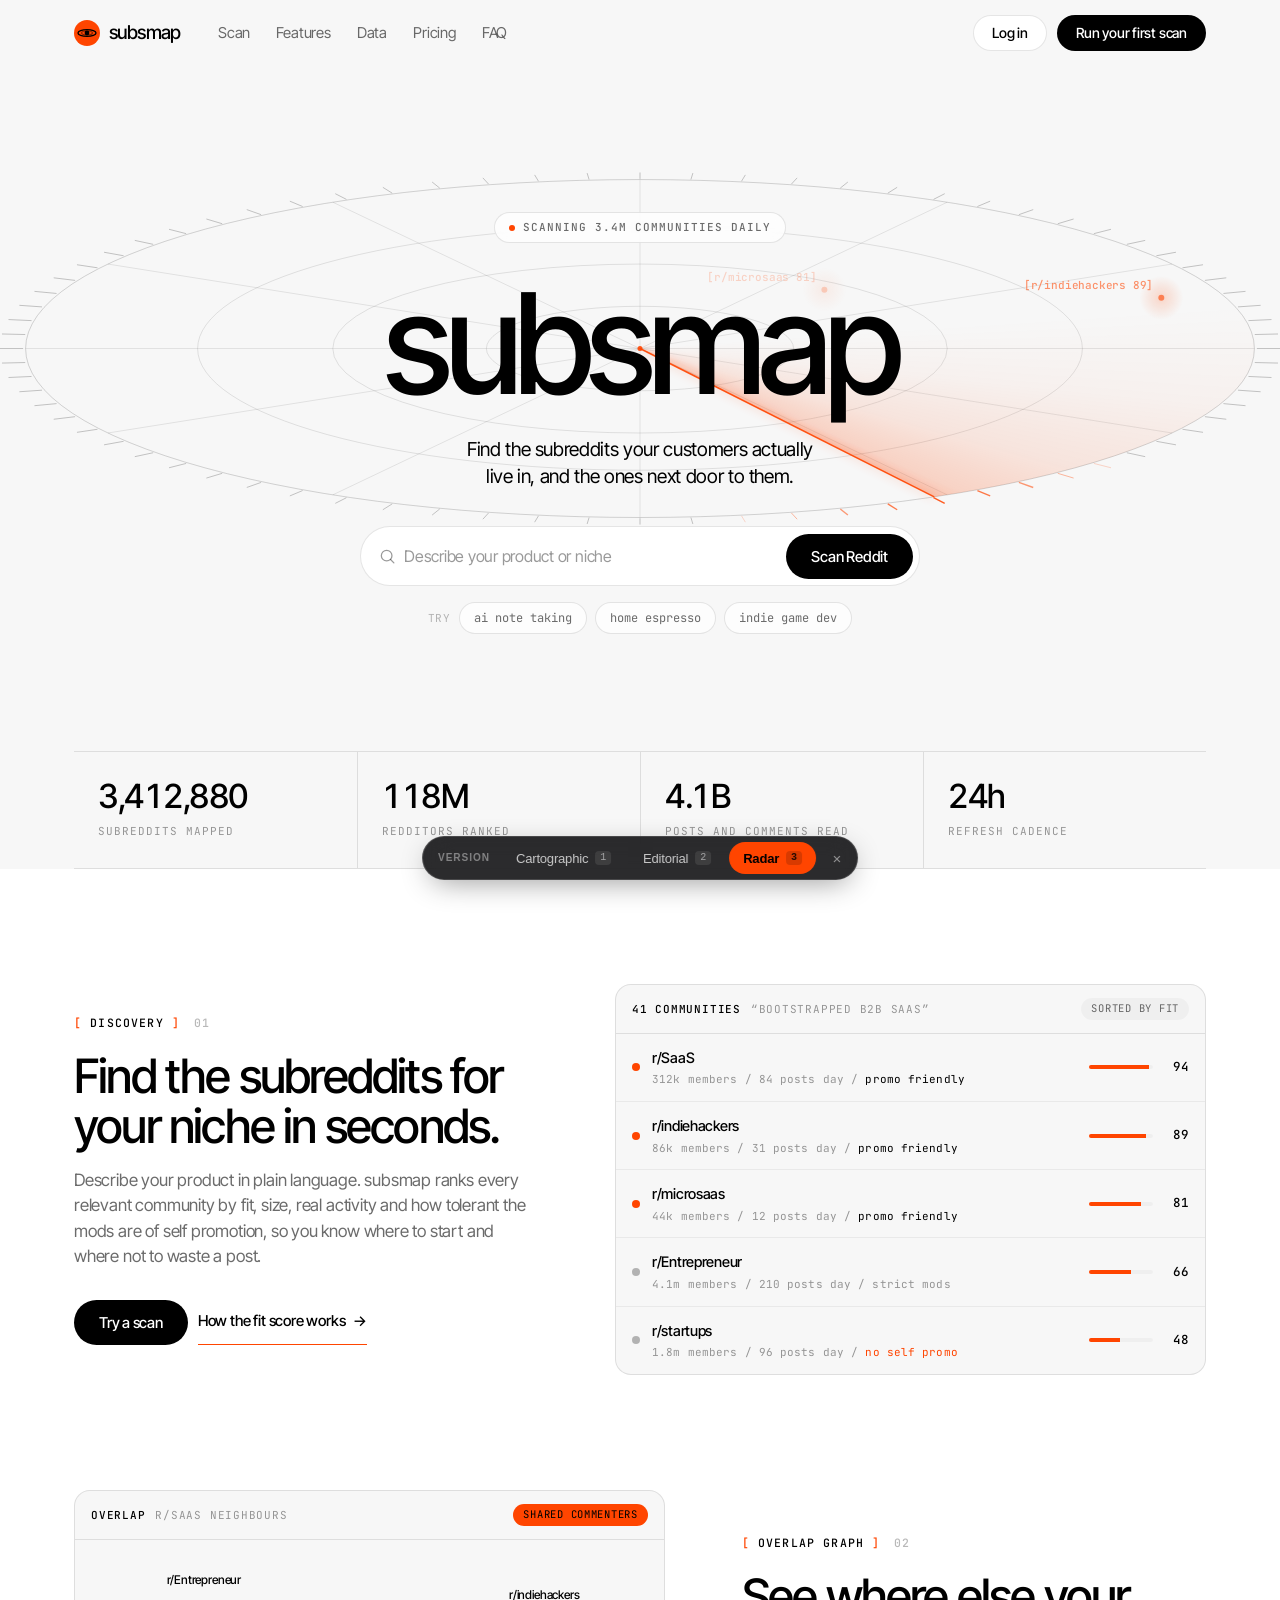
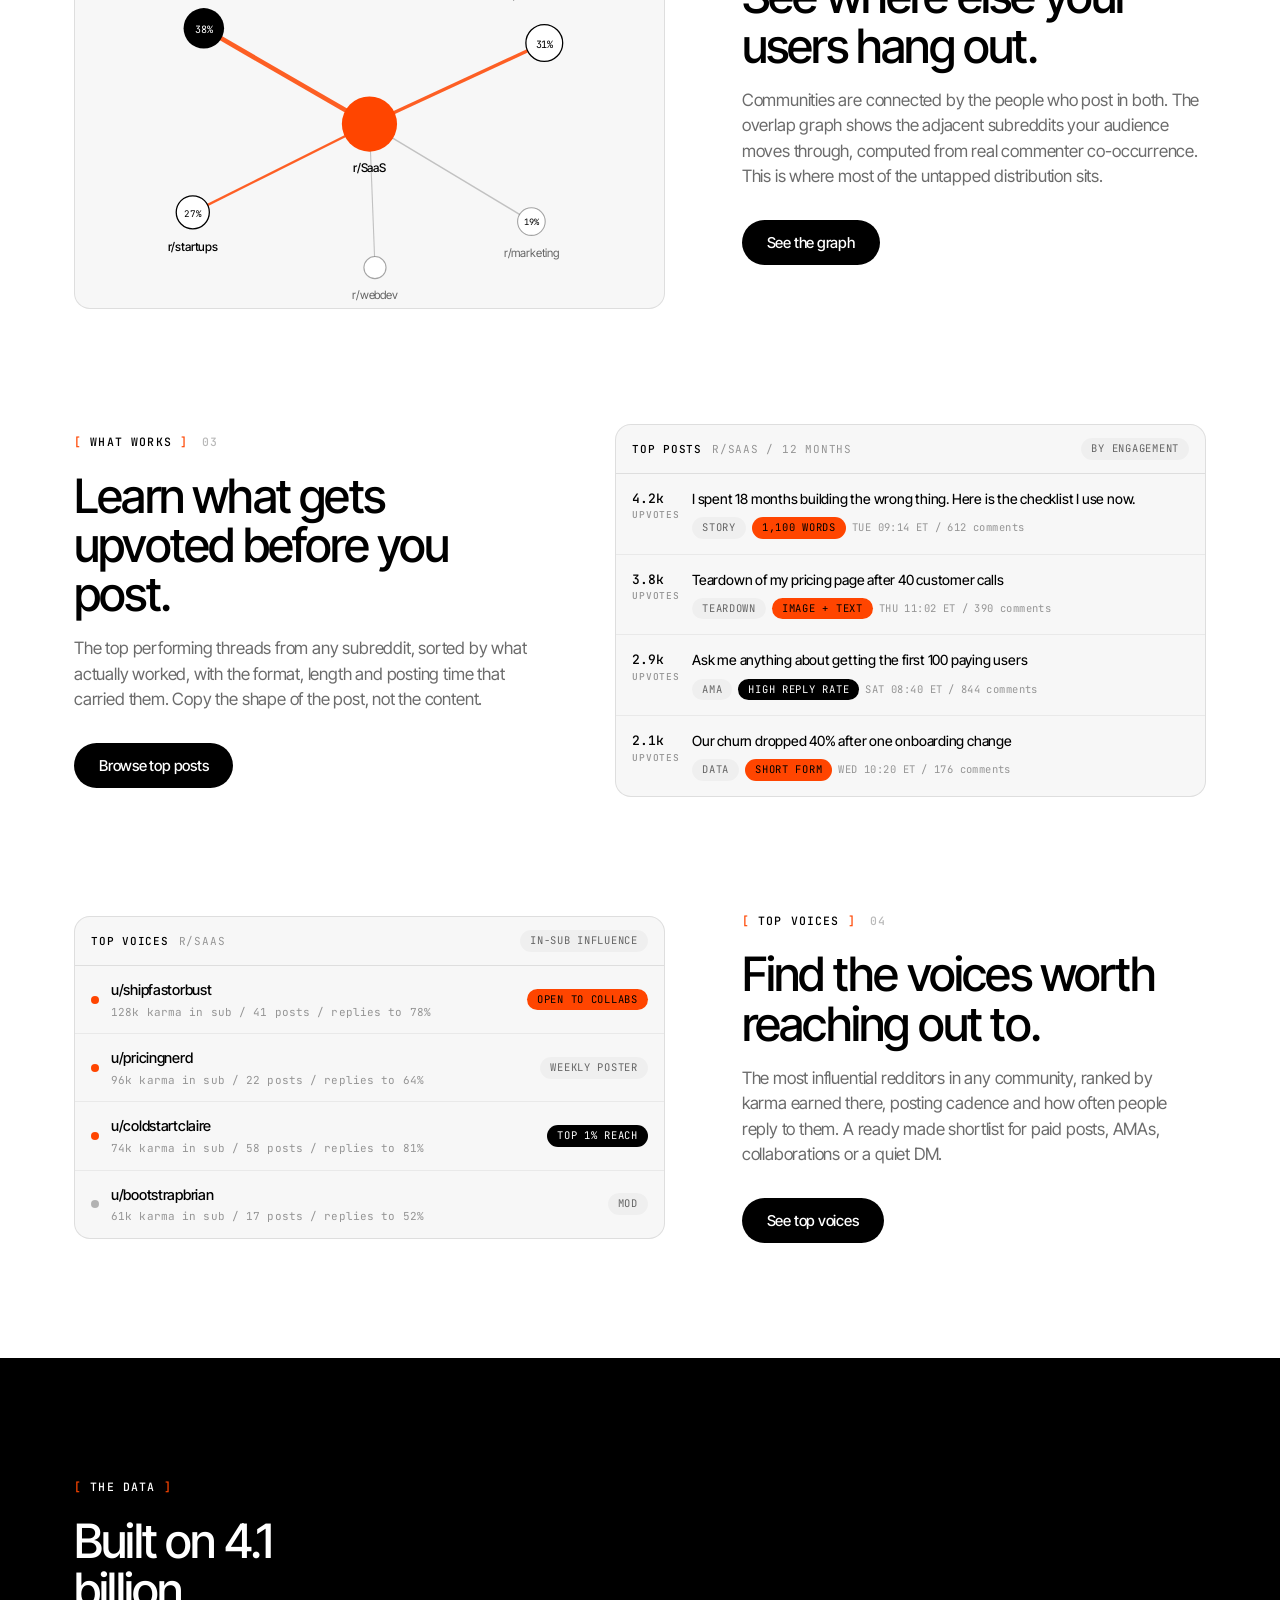
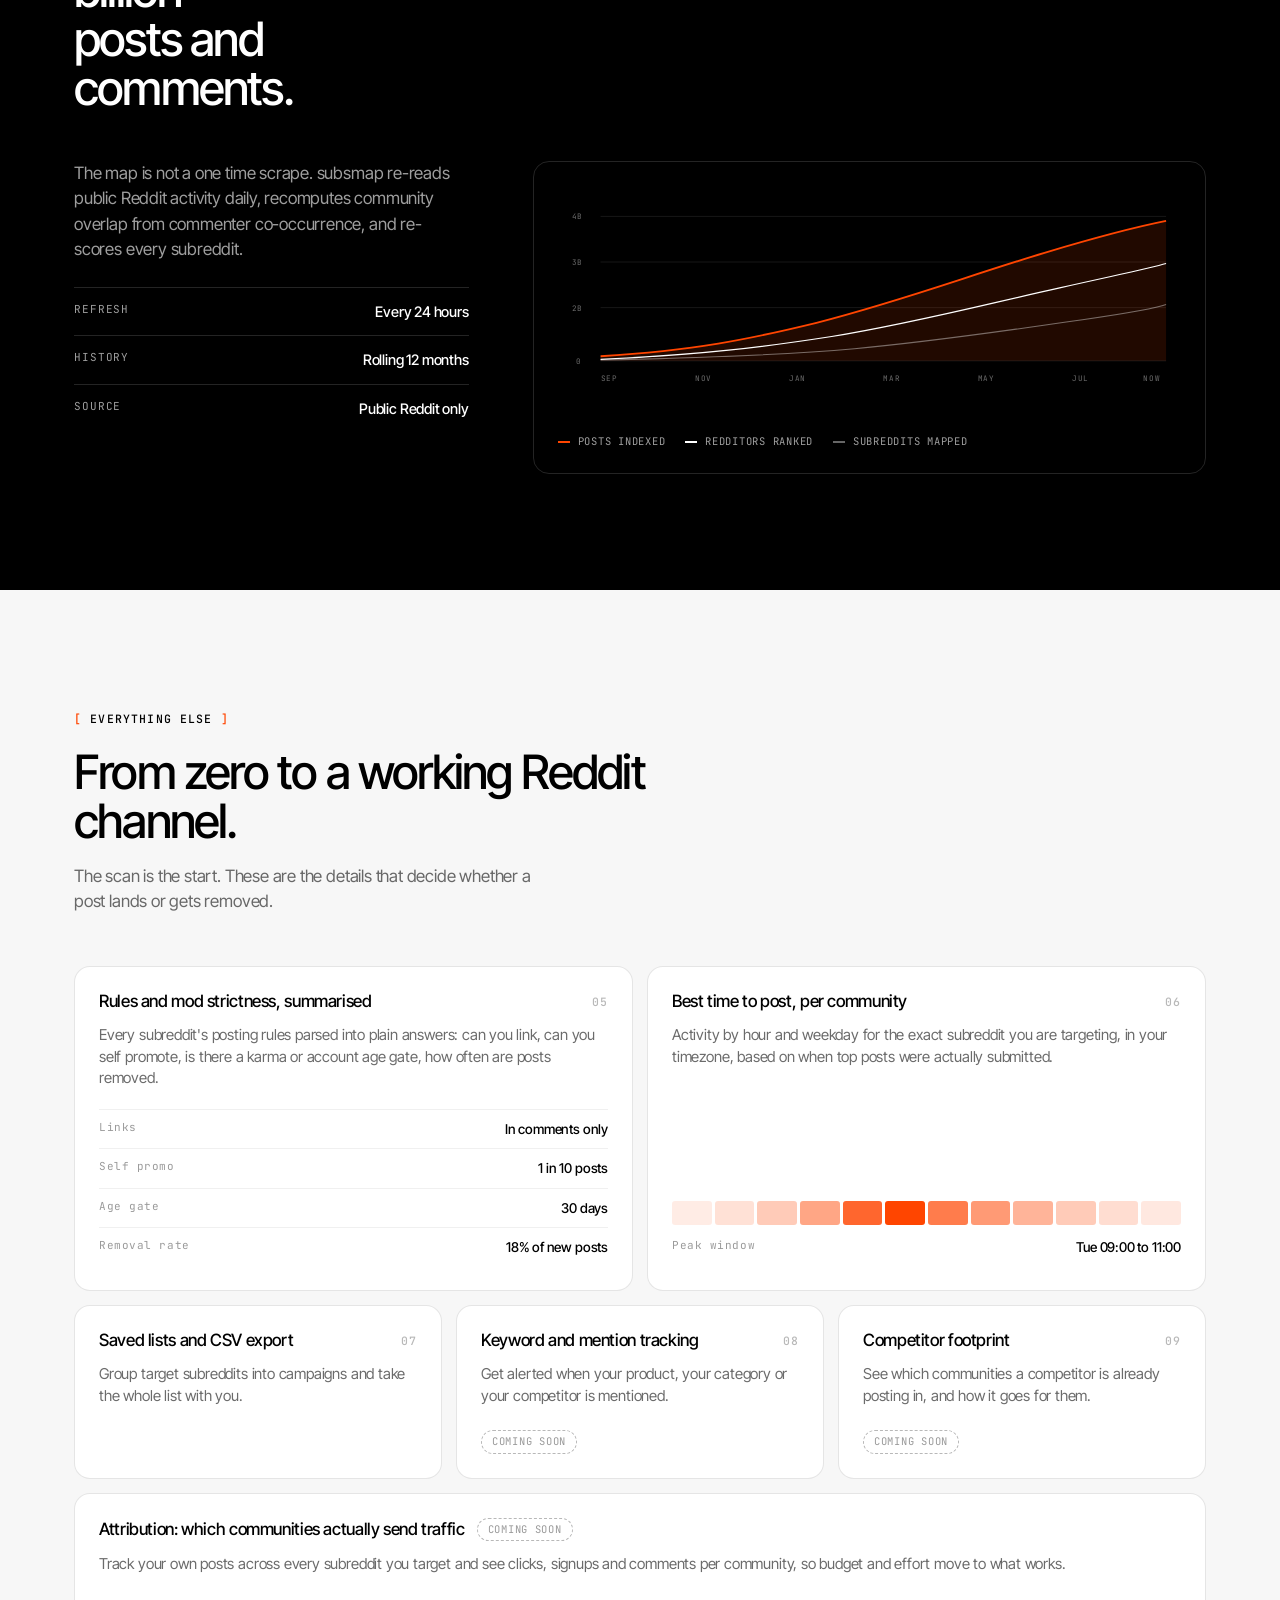
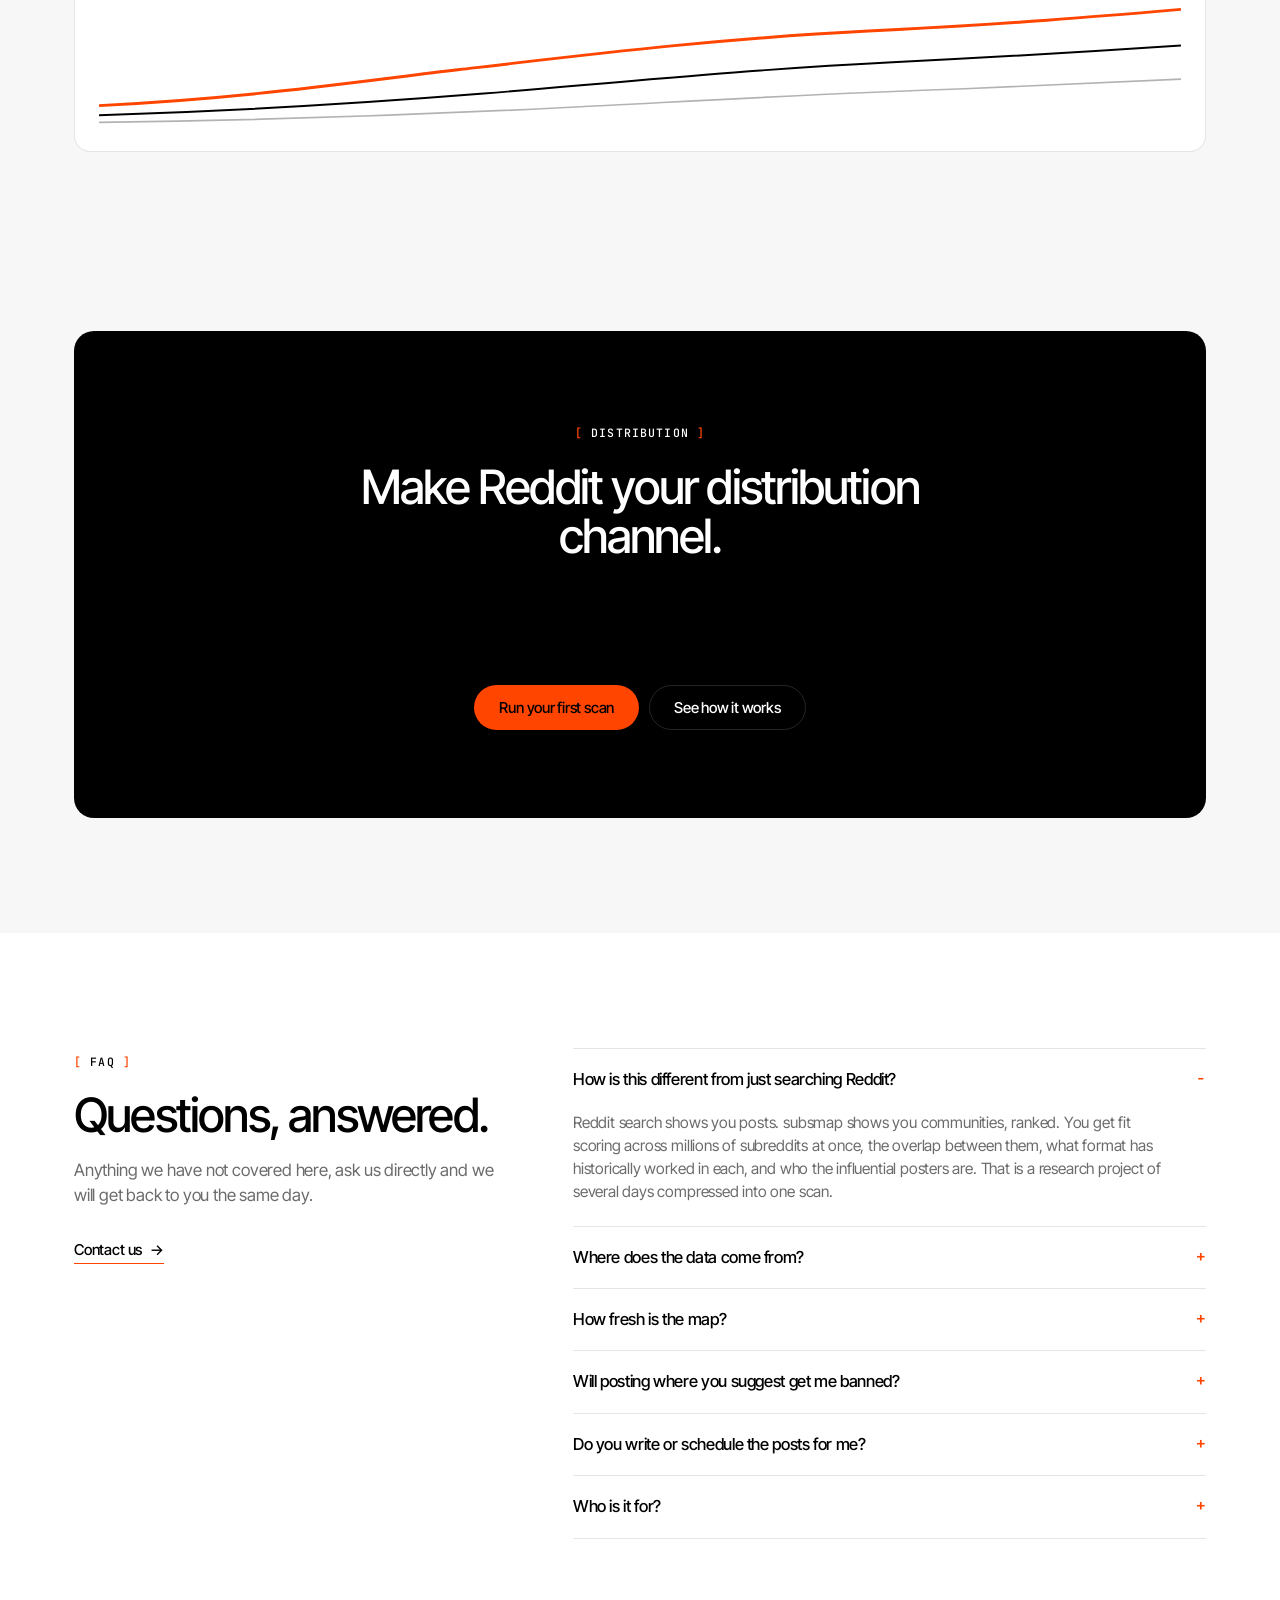
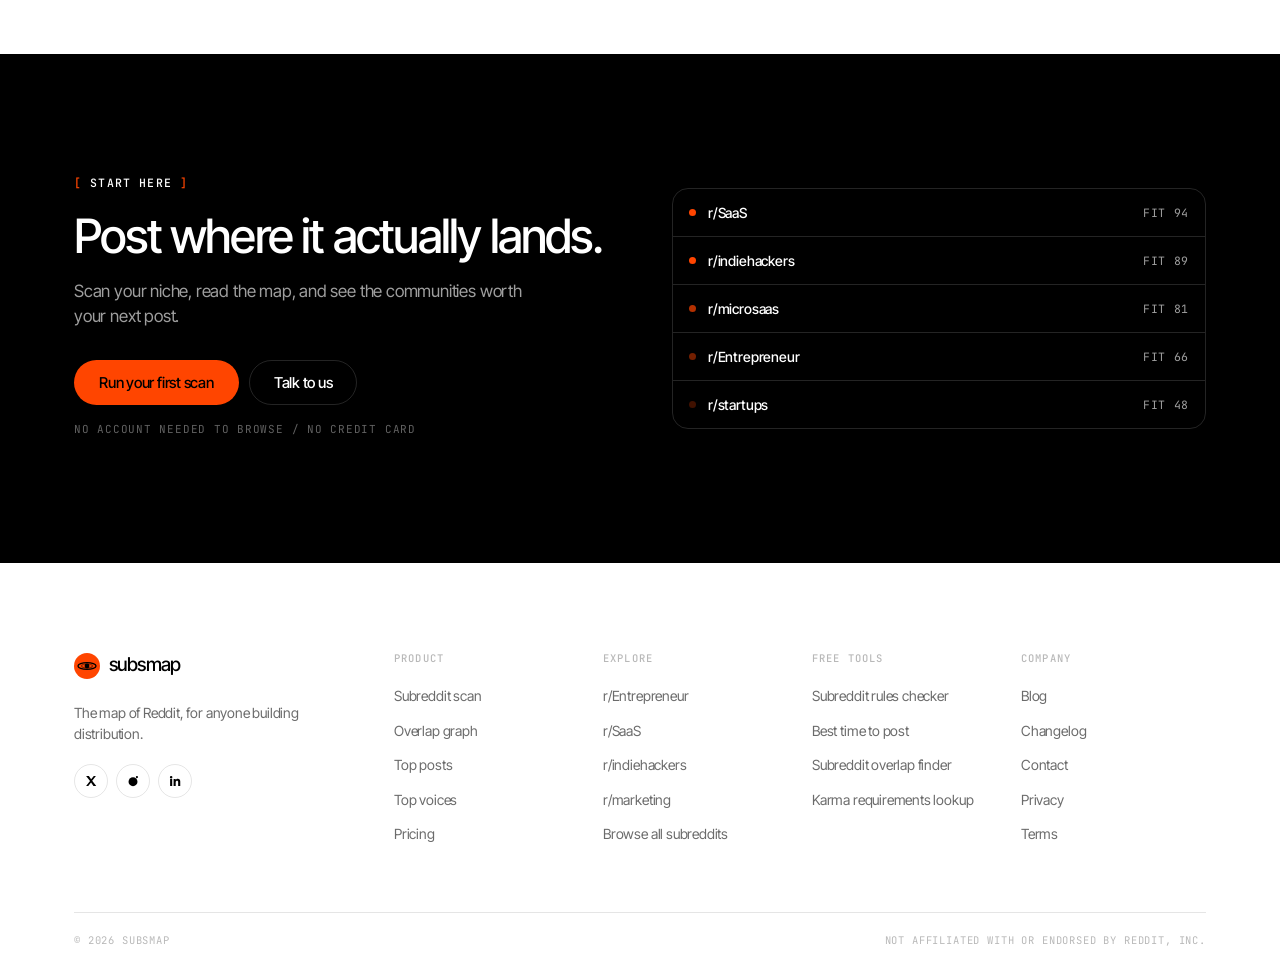
<file: radar/index.html>
<!doctype html>
<html lang="en">
<head>
<meta charset="utf-8">
<meta name="viewport" content="width=device-width, initial-scale=1">
<title>subsmap | The map of Reddit</title>
<meta name="description" content="subsmap scans every subreddit so you can find the communities worth posting in, the connected communities your users overlap into, the posts that actually landed, and the redditors worth paying.">

<!-- Open Graph. REPLACE the URL and image before launch. -->
<meta property="og:type" content="website">
<meta property="og:title" content="subsmap | The map of Reddit">
<meta property="og:description" content="Find the subreddits your customers actually live in.">
<meta property="og:url" content="https://subsmap.com/">
<meta property="og:image" content="https://subsmap.com/og.png">
<meta name="twitter:card" content="summary_large_image">

<link rel="icon" href="data:image/svg+xml,%3Csvg xmlns='http://www.w3.org/2000/svg' viewBox='0 0 32 32'%3E%3Crect width='32' height='32' rx='16' fill='%23FF4500'/%3E%3Ccircle cx='16' cy='16' r='3' fill='black'/%3E%3Cellipse cx='16' cy='16' rx='11' ry='4' fill='none' stroke='black' stroke-width='1.5'/%3E%3C/svg%3E">

<link rel="preconnect" href="https://fonts.googleapis.com">
<link rel="preconnect" href="https://fonts.gstatic.com" crossorigin>
<link href="https://fonts.googleapis.com/css2?family=Inter+Tight:wght@400;450;500;600&family=JetBrains+Mono:wght@400;500&display=swap" rel="stylesheet">

<link rel="stylesheet" href="styles.css">

<script>
  /* Runs before first paint: elements that animate in are hidden by CSS only
     when this class is present, so a visitor with JS off or reduced motion
     turned on gets the finished page with no animation and no flash. */
  (function () {
    var ok = !window.matchMedia ||
             !window.matchMedia('(prefers-reduced-motion: reduce)').matches;
    if (ok) document.documentElement.className += ' motion';
  })();
</script>
</head>
<body>

<!-- ==========================================================================
     NAV
     ========================================================================== -->
<header class="nav" id="nav">
  <div class="wrap nav__inner">
    <a class="logo" href="/">
      <svg width="26" height="26" viewBox="0 0 26 26" fill="none" aria-hidden="true">
        <rect width="26" height="26" rx="13" fill="#FF4500"/>
        <circle cx="13" cy="13" r="2.4" fill="#000"/>
        <ellipse cx="13" cy="13" rx="9" ry="3.4" stroke="#000" stroke-width="1.4"/>
        <ellipse cx="13" cy="13" rx="5.4" ry="2" stroke="#000" stroke-width="1.2" stroke-opacity=".5"/>
      </svg>
      subsmap
    </a>

    <nav class="nav__links" aria-label="Main">
      <a href="#map">Scan</a>
      <a href="#features">Features</a>
      <a href="#data">Data</a>
      <a href="#pricing">Pricing</a>
      <a href="#faq">FAQ</a>
      <a class="btn btn--dark btn--sm" href="#explore">Run your first scan</a>
    </nav>

    <div class="nav__actions">
      <a class="btn btn--line btn--sm" href="#login">Log in</a>
      <a class="btn btn--dark btn--sm" href="#explore">Run your first scan</a>
    </div>

    <button class="nav__toggle" id="navToggle" aria-label="Menu" aria-expanded="false"><span></span></button>
  </div>
</header>

<!-- ==========================================================================
     HERO. Radar canvas behind the wordmark, sweep detects subreddits.
     ========================================================================== -->
<section class="hero" id="explore">
  <div class="stage" id="map">
    <!-- Decorative: the sweep labels are duplicated in real copy below. -->
    <canvas id="radar" aria-hidden="true"></canvas>

    <div class="wrap stage__content">
      <a class="badge" href="#data"><i></i> Scanning 3.4m communities daily</a>
      <h1 class="mark">subsmap</h1>
      <p class="lead">
        Find the subreddits your customers actually live in, and the ones next door to them.
      </p>

      <form class="search" id="heroSearch" action="#" onsubmit="return false;">
        <svg width="17" height="17" viewBox="0 0 20 20" fill="none" aria-hidden="true">
          <circle cx="9" cy="9" r="6.25" stroke="currentColor" stroke-width="1.5"/>
          <path d="M13.6 13.6 17.5 17.5" stroke="currentColor" stroke-width="1.5" stroke-linecap="round"/>
        </svg>
        <input id="heroInput" type="text" autocomplete="off"
               placeholder="Describe your product or niche"
               aria-label="Describe your product or niche">
        <button class="btn btn--dark" type="submit">Scan Reddit</button>
      </form>

      <ul class="chips" aria-label="Example searches">
        <li>try</li>
        <li><button type="button" data-q="AI note taking app for students">ai note taking</button></li>
        <li><button type="button" data-q="home espresso equipment">home espresso</button></li>
        <li><button type="button" data-q="indie game dev tools">indie game dev</button></li>
      </ul>
    </div>
  </div>

  <!-- REPLACE every number with your real figures -->
  <div class="wrap">
    <div class="stats">
      <div class="stat"><b>3,412,880</b><span>Subreddits mapped</span></div>
      <div class="stat"><b>118M</b><span>Redditors ranked</span></div>
      <div class="stat"><b>4.1B</b><span>Posts and comments read</span></div>
      <div class="stat"><b>24h</b><span>Refresh cadence</span></div>
    </div>
  </div>
</section>

<!-- ==========================================================================
     FEATURES
     ========================================================================== -->
<section class="section section--white" id="features">
  <div class="wrap">

    <div class="feature">
      <div class="feature__copy">
        <div class="feature__head"><span class="tick">Discovery</span><span class="num">01</span></div>
        <h2 class="h2">Find the subreddits for your niche in seconds.</h2>
        <p class="copy">
          Describe your product in plain language. subsmap ranks every relevant community by
          fit, size, real activity and how tolerant the mods are of self promotion, so you know
          where to start and where not to waste a post.
        </p>
        <div class="btn-row">
          <a class="btn btn--dark" href="#explore">Try a scan</a>
          <a class="link" href="#faq">How the fit score works</a>
        </div>
      </div>

      <div class="feature__visual">
        <div class="panel">
          <div class="panel__head">
            <strong>41 communities</strong>
            <span>&ldquo;bootstrapped B2B SaaS&rdquo;</span>
            <span class="spacer pill">Sorted by fit</span>
          </div>
          <div>
            <div class="row">
              <span class="row__dot"></span>
              <div class="row__main">
                <div class="row__name">r/SaaS</div>
                <div class="row__meta">312k members / 84 posts day / <span class="ok">promo friendly</span></div>
              </div>
              <div class="row__right"><div class="meter"><span style="width:94%"></span></div><div class="fit">94</div></div>
            </div>
            <div class="row">
              <span class="row__dot"></span>
              <div class="row__main">
                <div class="row__name">r/indiehackers</div>
                <div class="row__meta">86k members / 31 posts day / <span class="ok">promo friendly</span></div>
              </div>
              <div class="row__right"><div class="meter"><span style="width:89%"></span></div><div class="fit">89</div></div>
            </div>
            <div class="row">
              <span class="row__dot"></span>
              <div class="row__main">
                <div class="row__name">r/microsaas</div>
                <div class="row__meta">44k members / 12 posts day / <span class="ok">promo friendly</span></div>
              </div>
              <div class="row__right"><div class="meter"><span style="width:81%"></span></div><div class="fit">81</div></div>
            </div>
            <div class="row">
              <span class="row__dot row__dot--mute"></span>
              <div class="row__main">
                <div class="row__name">r/Entrepreneur</div>
                <div class="row__meta">4.1m members / 210 posts day / strict mods</div>
              </div>
              <div class="row__right"><div class="meter"><span style="width:66%"></span></div><div class="fit">66</div></div>
            </div>
            <div class="row">
              <span class="row__dot row__dot--mute"></span>
              <div class="row__main">
                <div class="row__name">r/startups</div>
                <div class="row__meta">1.8m members / 96 posts day / <span class="no">no self promo</span></div>
              </div>
              <div class="row__right"><div class="meter"><span style="width:48%"></span></div><div class="fit">48</div></div>
            </div>
          </div>
        </div>
      </div>
    </div>

    <div class="feature feature--flip">
      <div class="feature__copy">
        <div class="feature__head"><span class="tick">Overlap graph</span><span class="num">02</span></div>
        <h2 class="h2">See where else your users hang out.</h2>
        <p class="copy">
          Communities are connected by the people who post in both. The overlap graph shows the
          adjacent subreddits your audience moves through, computed from real commenter
          co-occurrence. This is where most of the untapped distribution sits.
        </p>
        <div class="btn-row">
          <a class="btn btn--dark" href="#explore">See the graph</a>
        </div>
      </div>

      <div class="feature__visual">
        <div class="panel">
          <div class="panel__head">
            <strong>Overlap</strong>
            <span>r/SaaS neighbours</span>
            <span class="spacer pill pill--accent">Shared commenters</span>
          </div>
          <svg viewBox="0 0 640 400" style="display:block;width:100%;height:auto" role="img"
               aria-label="Overlap graph. r slash SaaS at the centre, connected to five subreddits labelled by percentage of shared commenters.">
            <g stroke="#FF4500" fill="none" opacity=".85">
              <line x1="320" y1="200" x2="140" y2="96"  stroke-width="5"/>
              <line x1="320" y1="200" x2="510" y2="112" stroke-width="3.6"/>
              <line x1="320" y1="200" x2="128" y2="296" stroke-width="2.6"/>
            </g>
            <g stroke="rgba(0,0,0,.22)" fill="none">
              <line x1="320" y1="200" x2="496" y2="306" stroke-width="1.6"/>
              <line x1="320" y1="200" x2="326" y2="356" stroke-width="1.2"/>
            </g>

            <circle cx="320" cy="200" r="30" fill="#FF4500"/>
            <text x="320" y="252" text-anchor="middle" font-family="Inter Tight, sans-serif" font-size="13" font-weight="500">r/SaaS</text>

            <circle cx="140" cy="96" r="22" fill="#000"/>
            <text x="140" y="101" text-anchor="middle" font-family="JetBrains Mono, monospace" font-size="11" fill="#fff">38%</text>
            <text x="140" y="48" text-anchor="middle" font-family="Inter Tight, sans-serif" font-size="13" font-weight="500">r/Entrepreneur</text>

            <circle cx="510" cy="112" r="20" fill="#fff" stroke="#000" stroke-width="1.4"/>
            <text x="510" y="117" text-anchor="middle" font-family="JetBrains Mono, monospace" font-size="11">31%</text>
            <text x="510" y="64" text-anchor="middle" font-family="Inter Tight, sans-serif" font-size="13" font-weight="500">r/indiehackers</text>

            <circle cx="128" cy="296" r="18" fill="#fff" stroke="#000" stroke-width="1.4"/>
            <text x="128" y="301" text-anchor="middle" font-family="JetBrains Mono, monospace" font-size="10">27%</text>
            <text x="128" y="338" text-anchor="middle" font-family="Inter Tight, sans-serif" font-size="13" font-weight="500">r/startups</text>

            <circle cx="496" cy="306" r="15" fill="#fff" stroke="rgba(0,0,0,.35)" stroke-width="1.2"/>
            <text x="496" y="310" text-anchor="middle" font-family="JetBrains Mono, monospace" font-size="9.5">19%</text>
            <text x="496" y="344" text-anchor="middle" font-family="Inter Tight, sans-serif" font-size="12.5" fill="rgba(0,0,0,.6)">r/marketing</text>

            <circle cx="326" cy="356" r="12" fill="#fff" stroke="rgba(0,0,0,.35)" stroke-width="1.2"/>
            <text x="326" y="390" text-anchor="middle" font-family="Inter Tight, sans-serif" font-size="12.5" fill="rgba(0,0,0,.6)">r/webdev</text>
          </svg>
        </div>
      </div>
    </div>

    <div class="feature">
      <div class="feature__copy">
        <div class="feature__head"><span class="tick">What works</span><span class="num">03</span></div>
        <h2 class="h2">Learn what gets upvoted before you post.</h2>
        <p class="copy">
          The top performing threads from any subreddit, sorted by what actually worked, with
          the format, length and posting time that carried them. Copy the shape of the post,
          not the content.
        </p>
        <div class="btn-row">
          <a class="btn btn--dark" href="#explore">Browse top posts</a>
        </div>
      </div>

      <div class="feature__visual">
        <div class="panel">
          <div class="panel__head">
            <strong>Top posts</strong>
            <span>r/SaaS / 12 months</span>
            <span class="spacer pill">By engagement</span>
          </div>
          <div>
            <div class="post">
              <div class="post__n">4.2k<small>upvotes</small></div>
              <div>
                <div class="post__title">I spent 18 months building the wrong thing. Here is the checklist I use now.</div>
                <div class="post__meta">
                  <span class="pill">Story</span><span class="pill pill--accent">1,100 words</span>
                  <span>TUE 09:14 ET</span><span>/</span><span>612 comments</span>
                </div>
              </div>
            </div>
            <div class="post">
              <div class="post__n">3.8k<small>upvotes</small></div>
              <div>
                <div class="post__title">Teardown of my pricing page after 40 customer calls</div>
                <div class="post__meta">
                  <span class="pill">Teardown</span><span class="pill pill--accent">Image + text</span>
                  <span>THU 11:02 ET</span><span>/</span><span>390 comments</span>
                </div>
              </div>
            </div>
            <div class="post">
              <div class="post__n">2.9k<small>upvotes</small></div>
              <div>
                <div class="post__title">Ask me anything about getting the first 100 paying users</div>
                <div class="post__meta">
                  <span class="pill">AMA</span><span class="pill pill--dark">High reply rate</span>
                  <span>SAT 08:40 ET</span><span>/</span><span>844 comments</span>
                </div>
              </div>
            </div>
            <div class="post">
              <div class="post__n">2.1k<small>upvotes</small></div>
              <div>
                <div class="post__title">Our churn dropped 40% after one onboarding change</div>
                <div class="post__meta">
                  <span class="pill">Data</span><span class="pill pill--accent">Short form</span>
                  <span>WED 10:20 ET</span><span>/</span><span>176 comments</span>
                </div>
              </div>
            </div>
          </div>
        </div>
      </div>
    </div>

    <div class="feature feature--flip">
      <div class="feature__copy">
        <div class="feature__head"><span class="tick">Top voices</span><span class="num">04</span></div>
        <h2 class="h2">Find the voices worth reaching out to.</h2>
        <p class="copy">
          The most influential redditors in any community, ranked by karma earned there,
          posting cadence and how often people reply to them. A ready made shortlist for
          paid posts, AMAs, collaborations or a quiet DM.
        </p>
        <div class="btn-row">
          <a class="btn btn--dark" href="#explore">See top voices</a>
        </div>
      </div>

      <div class="feature__visual">
        <div class="panel">
          <div class="panel__head">
            <strong>Top voices</strong>
            <span>r/SaaS</span>
            <span class="spacer pill">In-sub influence</span>
          </div>
          <div>
            <div class="row">
              <span class="row__dot"></span>
              <div class="row__main">
                <div class="row__name">u/shipfastorbust</div>
                <div class="row__meta">128k karma in sub / 41 posts / replies to 78%</div>
              </div>
              <span class="pill pill--accent">Open to collabs</span>
            </div>
            <div class="row">
              <span class="row__dot"></span>
              <div class="row__main">
                <div class="row__name">u/pricingnerd</div>
                <div class="row__meta">96k karma in sub / 22 posts / replies to 64%</div>
              </div>
              <span class="pill">Weekly poster</span>
            </div>
            <div class="row">
              <span class="row__dot"></span>
              <div class="row__main">
                <div class="row__name">u/coldstartclaire</div>
                <div class="row__meta">74k karma in sub / 58 posts / replies to 81%</div>
              </div>
              <span class="pill pill--dark">Top 1% reach</span>
            </div>
            <div class="row">
              <span class="row__dot row__dot--mute"></span>
              <div class="row__main">
                <div class="row__name">u/bootstrapbrian</div>
                <div class="row__meta">61k karma in sub / 17 posts / replies to 52%</div>
              </div>
              <span class="pill">Mod</span>
            </div>
          </div>
        </div>
      </div>
    </div>

  </div>
</section>

<!-- ==========================================================================
     DATA. REPLACE numbers and the method sentence with your real ones.
     ========================================================================== -->
<section class="section section--dark" id="data">
  <div class="wrap">
    <div class="data-head">
      <span class="tick tick--on-dark">The data</span>
      <h2 class="h2">Built on 4.1 billion posts and comments.</h2>
    </div>

    <div class="data-grid">
      <div>
        <p class="copy" style="margin-top:0">
          The map is not a one time scrape. subsmap re-reads public Reddit activity daily,
          recomputes community overlap from commenter co-occurrence, and re-scores every
          subreddit.
        </p>
        <ul class="facts">
          <li><span>Refresh</span><b>Every 24 hours</b></li>
          <li><span>History</span><b>Rolling 12 months</b></li>
          <li><span>Source</span><b>Public Reddit only</b></li>
        </ul>
      </div>

      <div class="chartbox">
        <svg viewBox="0 0 820 300" style="display:block;width:100%;height:auto" role="img"
             aria-label="Chart of growth in indexed posts, ranked redditors and mapped subreddits over twelve months.">
          <g class="c-grid">
            <line x1="56" y1="40"  x2="800" y2="40"/>
            <line x1="56" y1="100" x2="800" y2="100"/>
            <line x1="56" y1="160" x2="800" y2="160"/>
            <line x1="56" y1="230" x2="800" y2="230"/>
          </g>
          <path d="M56 224 C180 216 250 202 340 180 C450 152 540 118 640 88 C720 64 770 52 800 46 L800 230 L56 230 Z"
                fill="#FF4500" opacity=".13"/>
          <path d="M56 224 C180 216 250 202 340 180 C450 152 540 118 640 88 C720 64 770 52 800 46"
                fill="none" stroke="#FF4500" stroke-width="2.4"/>
          <path d="M56 228 C190 222 270 212 360 198 C470 180 560 156 660 134 C740 116 780 108 800 102"
                fill="none" stroke="#fff" stroke-width="1.6"/>
          <path d="M56 229 C200 226 300 222 390 214 C500 204 590 190 690 176 C760 166 790 160 800 156"
                fill="none" stroke="rgba(255,255,255,.4)" stroke-width="1.4" stroke-dasharray="4 5"/>
          <g class="c-axis">
            <text x="56"  y="256">SEP</text>
            <text x="180" y="256">NOV</text>
            <text x="304" y="256">JAN</text>
            <text x="428" y="256">MAR</text>
            <text x="552" y="256">MAY</text>
            <text x="676" y="256">JUL</text>
            <text x="770" y="256">NOW</text>
            <text x="18" y="44">4B</text>
            <text x="18" y="104">3B</text>
            <text x="18" y="164">2B</text>
            <text x="24" y="234">0</text>
          </g>
        </svg>

        <div class="legend">
          <span><i style="background:#FF4500"></i>Posts indexed</span>
          <span><i style="background:#FFFFFF"></i>Redditors ranked</span>
          <span><i style="background:rgba(255,255,255,.4)"></i>Subreddits mapped</span>
        </div>
      </div>
    </div>
  </div>
</section>

<!-- ==========================================================================
     CARD GRID
     ========================================================================== -->
<section class="section">
  <div class="wrap">
    <span class="tick">Everything else</span>
    <h2 class="h2" style="max-width:22ch">From zero to a working Reddit channel.</h2>
    <p class="copy">The scan is the start. These are the details that decide whether a post lands or gets removed.</p>

    <div class="cards">
      <div class="card card--wide">
        <div class="card__top">
          <h3 class="h4">Rules and mod strictness, summarised</h3>
          <span class="num">05</span>
        </div>
        <p>Every subreddit's posting rules parsed into plain answers: can you link, can you self promote, is there a karma or account age gate, how often are posts removed.</p>
        <div class="card__viz">
          <div class="kv"><span>Links</span><b>In comments only</b></div>
          <div class="kv"><span>Self promo</span><b>1 in 10 posts</b></div>
          <div class="kv"><span>Age gate</span><b>30 days</b></div>
          <div class="kv"><span>Removal rate</span><b>18% of new posts</b></div>
        </div>
      </div>

      <div class="card card--wide">
        <div class="card__top">
          <h3 class="h4">Best time to post, per community</h3>
          <span class="num">06</span>
        </div>
        <p>Activity by hour and weekday for the exact subreddit you are targeting, in your timezone, based on when top posts were actually submitted.</p>
        <div class="card__viz">
          <div class="heat">
            <i style="opacity:.1"></i><i style="opacity:.16"></i><i style="opacity:.28"></i><i style="opacity:.48"></i>
            <i style="opacity:.82"></i><i style="opacity:1"></i><i style="opacity:.7"></i><i style="opacity:.54"></i>
            <i style="opacity:.4"></i><i style="opacity:.28"></i><i style="opacity:.18"></i><i style="opacity:.12"></i>
          </div>
          <div class="kv" style="border-top:0;padding-top:12px"><span>Peak window</span><b>Tue 09:00 to 11:00</b></div>
        </div>
      </div>

      <div class="card">
        <div class="card__top">
          <h3 class="h4">Saved lists and CSV export</h3>
          <span class="num">07</span>
        </div>
        <p>Group target subreddits into campaigns and take the whole list with you.</p>
      </div>

      <div class="card">
        <div class="card__top">
          <h3 class="h4">Keyword and mention tracking</h3>
          <span class="num">08</span>
        </div>
        <p>Get alerted when your product, your category or your competitor is mentioned.</p>
        <div class="card__viz"><span class="pill pill--soon">Coming soon</span></div>
      </div>

      <div class="card">
        <div class="card__top">
          <h3 class="h4">Competitor footprint</h3>
          <span class="num">09</span>
        </div>
        <p>See which communities a competitor is already posting in, and how it goes for them.</p>
        <div class="card__viz"><span class="pill pill--soon">Coming soon</span></div>
      </div>

      <div class="card card--full">
        <div class="card__top">
          <h3 class="h4">Attribution: which communities actually send traffic</h3>
          <span class="pill pill--soon">Coming soon</span>
        </div>
        <p>Track your own posts across every subreddit you target and see clicks, signups and comments per community, so budget and effort move to what works.</p>
        <div class="card__viz">
          <svg viewBox="0 0 900 110" style="display:block;width:100%;height:auto" aria-hidden="true">
            <path d="M0 92 C120 86 200 74 300 62 C420 48 520 36 640 30 C760 24 830 18 900 12" fill="none" stroke="#FF4500" stroke-width="2.4"/>
            <path d="M0 100 C130 96 220 90 320 82 C440 72 540 62 660 56 C780 50 840 46 900 42" fill="none" stroke="#000" stroke-width="1.6"/>
            <path d="M0 106 C150 104 260 100 380 94 C500 88 600 82 720 78 C820 74 860 72 900 70" fill="none" stroke="rgba(0,0,0,.3)" stroke-width="1.4" stroke-dasharray="4 5"/>
          </svg>
        </div>
      </div>
    </div>
  </div>
</section>

<!-- ==========================================================================
     MID CTA
     ========================================================================== -->
<section class="section section--tight">
  <div class="wrap">
    <div class="cta">
      <span class="cta__scan s1"></span>
      <span class="cta__scan s2"></span>
      <span class="tick tick--on-dark">Distribution</span>
      <h2 class="h2">Make Reddit your distribution channel.</h2>
      <p class="copy">
        Stop guessing which community to post in. Start from the scan, post where your
        customers already are, and learn from what has already worked there.
      </p>
      <div class="btn-row">
        <a class="btn btn--accent" href="#explore">Run your first scan</a>
        <a class="btn btn--line-dark" href="#features">See how it works</a>
      </div>
    </div>
  </div>
</section>

<!-- ==========================================================================
     FAQ. REVIEW every answer. Rules, pricing and data claims must match reality.
     ========================================================================== -->
<section class="section section--white" id="faq">
  <div class="wrap faq">
    <div>
      <span class="tick">FAQ</span>
      <h2 class="h2">Questions, answered.</h2>
      <p class="copy">
        Anything we have not covered here, ask us directly and we will get back to you the same day.
      </p>
      <div class="btn-row"><a class="link" href="#contact">Contact us</a></div>
    </div>

    <div class="faq__list">
      <details open>
        <summary>How is this different from just searching Reddit?</summary>
        <p>
          Reddit search shows you posts. subsmap shows you communities, ranked. You get fit
          scoring across millions of subreddits at once, the overlap between them, what format
          has historically worked in each, and who the influential posters are. That is a
          research project of several days compressed into one scan.
        </p>
      </details>
      <details>
        <summary>Where does the data come from?</summary>
        <p>
          Public Reddit posts, comments and community metadata. Nothing private, nothing behind
          a login. Overlap between communities is computed from public commenter activity
          across subreddits.
        </p>
      </details>
      <details>
        <summary>How fresh is the map?</summary>
        <p>
          Community stats, top posts and rankings refresh daily. Historical post performance
          covers the last 12 months so seasonal patterns stay visible.
        </p>
      </details>
      <details>
        <summary>Will posting where you suggest get me banned?</summary>
        <p>
          Following a subreddit's own rules is the only reliable protection, which is why
          subsmap surfaces those rules alongside every recommendation, including whether links
          are allowed, self promotion limits and karma gates. Read the rules, contribute before
          you promote, and post as a person rather than a brand account.
        </p>
      </details>
      <details>
        <summary>Do you write or schedule the posts for me?</summary>
        <p>
          No. subsmap is research and targeting. You write the post, because posts that read
          like they came from a real person are the only ones that work on Reddit.
        </p>
      </details>
      <details>
        <summary>Who is it for?</summary>
        <p>
          Founders launching without a budget, marketers who need channels that are not paid
          ads, agencies running Reddit for clients, and anyone whose next hundred users are
          already talking to each other in a community they have not found yet.
        </p>
      </details>
    </div>
  </div>
</section>

<!-- ==========================================================================
     FINAL CTA
     ========================================================================== -->
<section class="section section--dark" id="pricing">
  <div class="wrap final">
    <div>
      <span class="tick tick--on-dark">Start here</span>
      <h2 class="h2">Post where it actually lands.</h2>
      <p class="copy">Scan your niche, read the map, and see the communities worth your next post.</p>
      <div class="btn-row">
        <a class="btn btn--accent" href="#explore">Run your first scan</a>
        <a class="btn btn--line-dark" href="#contact">Talk to us</a>
      </div>
      <!-- REPLACE if signup is required to browse -->
      <p class="fine">No account needed to browse / no credit card</p>
    </div>

    <div class="ledger">
      <div><i></i><b>r/SaaS</b><span>FIT 94</span></div>
      <div><i></i><b>r/indiehackers</b><span>FIT 89</span></div>
      <div><i style="opacity:.7"></i><b>r/microsaas</b><span>FIT 81</span></div>
      <div><i style="opacity:.45"></i><b>r/Entrepreneur</b><span>FIT 66</span></div>
      <div><i style="opacity:.25"></i><b>r/startups</b><span>FIT 48</span></div>
    </div>
  </div>
</section>

<!-- ==========================================================================
     FOOTER
     ========================================================================== -->
<footer class="footer">
  <div class="wrap">
    <div class="footer__grid">
      <div class="footer__brand">
        <a class="logo" href="/">
          <svg width="26" height="26" viewBox="0 0 26 26" fill="none" aria-hidden="true">
            <rect width="26" height="26" rx="13" fill="#FF4500"/>
            <circle cx="13" cy="13" r="2.4" fill="#000"/>
            <ellipse cx="13" cy="13" rx="9" ry="3.4" stroke="#000" stroke-width="1.4"/>
            <ellipse cx="13" cy="13" rx="5.4" ry="2" stroke="#000" stroke-width="1.2" stroke-opacity=".5"/>
          </svg>
          subsmap
        </a>
        <p>The map of Reddit, for anyone building distribution.</p>
        <div class="socials">
          <a href="#" aria-label="X"><svg width="14" height="14" viewBox="0 0 20 20" fill="currentColor"><path d="M3 3h4l3.2 4.4L14 3h3l-5.3 6.6L17.5 17h-4l-3.4-4.7L6 17H3l5.6-7L3 3Z"/></svg></a>
          <a href="#" aria-label="Reddit"><svg width="14" height="14" viewBox="0 0 20 20" fill="currentColor"><circle cx="10" cy="11" r="6.4"/><circle cx="15.6" cy="4.4" r="1.6"/></svg></a>
          <a href="#" aria-label="LinkedIn"><svg width="14" height="14" viewBox="0 0 20 20" fill="currentColor"><path d="M3 7h3v10H3V7Zm1.5-4a1.8 1.8 0 1 1 0 3.6 1.8 1.8 0 0 1 0-3.6ZM8 7h3v1.5c.6-1 1.7-1.7 3.1-1.7 2.2 0 3.4 1.4 3.4 4V17h-3v-5.4c0-1.3-.5-2.1-1.6-2.1-1 0-1.9.7-1.9 2.2V17H8V7Z"/></svg></a>
        </div>
      </div>

      <div>
        <h4>Product</h4>
        <ul>
          <li><a href="#map">Subreddit scan</a></li>
          <li><a href="#features">Overlap graph</a></li>
          <li><a href="#features">Top posts</a></li>
          <li><a href="#features">Top voices</a></li>
          <li><a href="#pricing">Pricing</a></li>
        </ul>
      </div>

      <div>
        <h4>Explore</h4>
        <ul>
          <li><a href="/r/entrepreneur">r/Entrepreneur</a></li>
          <li><a href="/r/saas">r/SaaS</a></li>
          <li><a href="/r/indiehackers">r/indiehackers</a></li>
          <li><a href="/r/marketing">r/marketing</a></li>
          <li><a href="/subreddits">Browse all subreddits</a></li>
        </ul>
      </div>

      <div>
        <h4>Free tools</h4>
        <ul>
          <li><a href="/tools/subreddit-rules">Subreddit rules checker</a></li>
          <li><a href="/tools/best-time-to-post">Best time to post</a></li>
          <li><a href="/tools/overlap">Subreddit overlap finder</a></li>
          <li><a href="/tools/karma">Karma requirements lookup</a></li>
        </ul>
      </div>

      <div>
        <h4>Company</h4>
        <ul>
          <li><a href="/blog">Blog</a></li>
          <li><a href="/changelog">Changelog</a></li>
          <li><a href="#contact">Contact</a></li>
          <li><a href="/privacy">Privacy</a></li>
          <li><a href="/terms">Terms</a></li>
        </ul>
      </div>
    </div>

    <div class="footer__legal">
      <span>&copy; 2026 subsmap</span>
      <span class="spacer">Not affiliated with or endorsed by Reddit, Inc.</span>
    </div>
  </div>
</footer>

<script src="radar.js" defer></script>
<script src="motion.js" defer></script>
<script>
  var nav = document.getElementById('nav');
  var onScroll = function () { nav.classList.toggle('is-stuck', window.scrollY > 8); };
  onScroll();
  window.addEventListener('scroll', onScroll, { passive: true });

  var toggle = document.getElementById('navToggle');
  toggle.addEventListener('click', function () {
    var open = nav.classList.toggle('is-open');
    toggle.setAttribute('aria-expanded', open ? 'true' : 'false');
  });

  var input = document.getElementById('heroInput');
  document.querySelectorAll('.chips button').forEach(function (btn) {
    btn.addEventListener('click', function () {
      input.value = btn.getAttribute('data-q');
      input.focus();
    });
  });

  document.getElementById('heroSearch').addEventListener('submit', function (e) {
    e.preventDefault();
    var q = input.value.trim();
    if (!q) { input.focus(); return; }
    // window.location.href = 'https://app.subsmap.com/search?q=' + encodeURIComponent(q);
    console.log('scan:', q);
  });
</script>


<!-- Version switcher: review chrome, not part of the design. Delete this line to ship a version on its own. -->
<script src="/switcher.js" defer></script>
</body>
</html>
</file>
<file: cartographic/styles.css>
/* ==========================================================================
   subsmap marketing homepage
   Palette: cartographic. Warm paper, ink, teal accent, coral for data.
   ========================================================================== */

:root {
  --paper:      #FAF8F4;
  --paper-2:    #F2EEE5;
  --card:       #FFFFFF;
  --ink:        #16181C;
  --ink-2:      #4C525B;
  --ink-3:      #8A9099;
  --line:       #E5DFD3;
  --line-2:     #EFEAE0;
  --accent:     #0E7C6B;
  --accent-2:   #0A5F53;
  --accent-soft:#E4F1EE;
  --coral:      #D2472A;
  --coral-soft: #FBEAE5;
  --dark:       #14161A;
  --dark-2:     #1E2228;

  --r-sm: 8px;
  --r-md: 14px;
  --r-lg: 22px;
  --r-pill: 999px;

  --shadow-sm: 0 1px 2px rgba(20,22,26,.05);
  --shadow-md: 0 1px 2px rgba(20,22,26,.04), 0 10px 28px -14px rgba(20,22,26,.14);
  --shadow-lg: 0 2px 4px rgba(20,22,26,.04), 0 30px 60px -30px rgba(20,22,26,.22);

  --font-sans: 'Inter', -apple-system, BlinkMacSystemFont, 'Segoe UI', Roboto, Helvetica, Arial, sans-serif;
  --font-serif: 'Instrument Serif', 'Iowan Old Style', Georgia, 'Times New Roman', serif;
  --font-mono: ui-monospace, SFMono-Regular, 'SF Mono', Menlo, Consolas, monospace;

  --maxw: 1120px;
}

*, *::before, *::after { box-sizing: border-box; }

html { -webkit-text-size-adjust: 100%; scroll-behavior: smooth; }

body {
  margin: 0;
  background: var(--paper);
  color: var(--ink);
  font-family: var(--font-sans);
  font-size: 17px;
  line-height: 1.6;
  -webkit-font-smoothing: antialiased;
  text-rendering: optimizeLegibility;
}

img, svg { max-width: 100%; }
a { color: inherit; }

/* --------------------------------------------------------------------------
   Typography
   -------------------------------------------------------------------------- */

h1, h2, h3, h4 { margin: 0; font-weight: 400; }

.display-1 {
  font-family: var(--font-serif);
  font-size: clamp(2.9rem, 6.4vw, 4.5rem);
  line-height: 1.02;
  letter-spacing: -0.02em;
}

.display-2 {
  font-family: var(--font-serif);
  font-size: clamp(2rem, 3.8vw, 2.9rem);
  line-height: 1.1;
  letter-spacing: -0.015em;
}

.display-3 {
  font-family: var(--font-serif);
  font-size: clamp(1.5rem, 2.4vw, 1.9rem);
  line-height: 1.15;
  letter-spacing: -0.01em;
}

.h-underline {
  position: relative;
  white-space: nowrap;
}
.h-underline::after {
  content: "";
  position: absolute;
  left: -2px; right: -2px; bottom: 0.07em;
  height: 0.09em;
  background: var(--accent);
  opacity: .85;
  border-radius: 2px;
}

.eyebrow {
  display: inline-flex;
  align-items: center;
  gap: 8px;
  margin: 0 0 18px;
  font-size: 11.5px;
  font-weight: 600;
  letter-spacing: .13em;
  text-transform: uppercase;
  color: var(--accent);
}
.eyebrow::before {
  content: "";
  width: 18px; height: 1px;
  background: currentColor;
  opacity: .55;
}

.lead {
  margin: 20px 0 0;
  max-width: 46ch;
  font-size: clamp(1.05rem, 1.4vw, 1.2rem);
  line-height: 1.55;
  color: var(--ink-2);
}

.body-copy { margin: 18px 0 0; color: var(--ink-2); max-width: 48ch; }

.mono {
  font-family: var(--font-mono);
  font-size: .82em;
  letter-spacing: -.01em;
}

/* --------------------------------------------------------------------------
   Layout
   -------------------------------------------------------------------------- */

.wrap {
  width: 100%;
  max-width: var(--maxw);
  margin: 0 auto;
  padding: 0 24px;
}

.section { padding: clamp(64px, 9vw, 112px) 0; }
.section--tint { background: var(--paper-2); }
.section--tight { padding-top: clamp(40px, 5vw, 64px); }

.rule { height: 1px; background: var(--line); border: 0; margin: 0; }

/* --------------------------------------------------------------------------
   Buttons
   -------------------------------------------------------------------------- */

.btn {
  display: inline-flex;
  align-items: center;
  justify-content: center;
  gap: 8px;
  padding: 13px 22px;
  border: 1px solid transparent;
  border-radius: var(--r-pill);
  font-size: 15px;
  font-weight: 550;
  font-family: inherit;
  line-height: 1;
  text-decoration: none;
  cursor: pointer;
  transition: transform .16s ease, background-color .16s ease, border-color .16s ease, box-shadow .16s ease;
}
.btn:active { transform: translateY(1px); }

.btn--primary {
  background: var(--accent);
  color: #fff;
  box-shadow: 0 1px 2px rgba(14,124,107,.24), 0 8px 20px -10px rgba(14,124,107,.5);
}
.btn--primary:hover { background: var(--accent-2); }

.btn--ghost {
  background: transparent;
  border-color: var(--line);
  color: var(--ink);
}
.btn--ghost:hover { border-color: var(--ink-3); background: rgba(255,255,255,.6); }

.btn--light {
  background: #fff;
  color: var(--dark);
}
.btn--light:hover { background: #EFEDE8; }

.btn--outline-light {
  background: transparent;
  border-color: rgba(255,255,255,.28);
  color: #fff;
}
.btn--outline-light:hover { border-color: rgba(255,255,255,.6); }

.btn--sm { padding: 10px 16px; font-size: 14px; }
.btn--lg { padding: 15px 26px; font-size: 16px; }

.btn-row {
  display: flex;
  flex-wrap: wrap;
  gap: 12px;
  margin-top: 30px;
}

.textlink {
  display: inline-flex;
  align-items: center;
  gap: 6px;
  color: var(--accent);
  font-weight: 550;
  font-size: 15px;
  text-decoration: none;
  border-bottom: 1px solid rgba(14,124,107,.3);
  padding-bottom: 1px;
}
.textlink:hover { border-bottom-color: var(--accent); }

/* --------------------------------------------------------------------------
   Nav
   -------------------------------------------------------------------------- */

.nav {
  position: sticky;
  top: 0;
  z-index: 60;
  background: rgba(250,248,244,.82);
  backdrop-filter: saturate(160%) blur(14px);
  -webkit-backdrop-filter: saturate(160%) blur(14px);
  border-bottom: 1px solid transparent;
  transition: border-color .2s ease, background-color .2s ease;
}
.nav.is-stuck {
  border-bottom-color: var(--line);
  background: rgba(250,248,244,.94);
}

.nav__inner {
  display: flex;
  align-items: center;
  gap: 28px;
  height: 68px;
}

.logo {
  display: inline-flex;
  align-items: center;
  gap: 9px;
  font-size: 18px;
  font-weight: 600;
  letter-spacing: -.02em;
  text-decoration: none;
  color: var(--ink);
  flex: none;
}
.logo svg { display: block; }

.nav__links {
  display: flex;
  align-items: center;
  gap: 26px;
  margin-left: 8px;
}
.nav__links a {
  font-size: 15px;
  color: var(--ink-2);
  text-decoration: none;
  font-weight: 500;
}
.nav__links a:hover { color: var(--ink); }
.nav__links .btn { display: none; }

.nav__actions {
  display: flex;
  align-items: center;
  gap: 12px;
  margin-left: auto;
}
.nav__actions .nav-login {
  font-size: 15px;
  font-weight: 500;
  color: var(--ink-2);
  text-decoration: none;
}
.nav__actions .nav-login:hover { color: var(--ink); }

.nav__toggle {
  display: none;
  margin-left: auto;
  width: 40px; height: 40px;
  align-items: center;
  justify-content: center;
  background: transparent;
  border: 1px solid var(--line);
  border-radius: 10px;
  cursor: pointer;
}
.nav__toggle span {
  display: block;
  width: 16px; height: 1.5px;
  background: var(--ink);
  position: relative;
}
.nav__toggle span::before,
.nav__toggle span::after {
  content: "";
  position: absolute;
  left: 0;
  width: 16px; height: 1.5px;
  background: var(--ink);
}
.nav__toggle span::before { top: -5px; }
.nav__toggle span::after { top: 5px; }

/* --------------------------------------------------------------------------
   Hero
   -------------------------------------------------------------------------- */

.hero { padding: clamp(48px, 7vw, 84px) 0 clamp(40px, 5vw, 56px); text-align: center; }

.hero .display-1 { max-width: 17ch; margin: 0 auto; }
.hero .lead { margin: 22px auto 0; max-width: 62ch; text-align: center; }

.pill-badge {
  display: inline-flex;
  align-items: center;
  gap: 8px;
  margin-bottom: 26px;
  padding: 6px 14px 6px 10px;
  border: 1px solid var(--line);
  border-radius: var(--r-pill);
  background: rgba(255,255,255,.7);
  font-size: 13px;
  color: var(--ink-2);
  text-decoration: none;
}
.pill-badge .dot {
  width: 6px; height: 6px;
  border-radius: 50%;
  background: var(--accent);
  box-shadow: 0 0 0 3px var(--accent-soft);
}

/* Hero search */
.searchbar {
  display: flex;
  align-items: center;
  gap: 8px;
  width: min(620px, 100%);
  margin: 32px auto 0;
  padding: 7px 7px 7px 18px;
  background: #fff;
  border: 1px solid var(--line);
  border-radius: var(--r-pill);
  box-shadow: var(--shadow-md);
  transition: border-color .16s ease, box-shadow .16s ease;
}
.searchbar:focus-within {
  border-color: var(--accent);
  box-shadow: 0 0 0 4px var(--accent-soft), var(--shadow-md);
}
.searchbar svg { flex: none; color: var(--ink-3); }
.searchbar input {
  flex: 1 1 auto;
  min-width: 0;
  border: 0;
  outline: 0;
  background: transparent;
  font: inherit;
  font-size: 16px;
  color: var(--ink);
  padding: 10px 0;
}
.searchbar input::placeholder { color: var(--ink-3); }

.chips {
  display: flex;
  flex-wrap: wrap;
  justify-content: center;
  align-items: center;
  gap: 8px;
  margin: 18px 0 0;
  padding: 0;
  list-style: none;
  font-size: 13.5px;
  color: var(--ink-3);
}
.chips button {
  padding: 6px 12px;
  border: 1px solid var(--line);
  border-radius: var(--r-pill);
  background: transparent;
  font: inherit;
  color: var(--ink-2);
  cursor: pointer;
}
.chips button:hover { border-color: var(--ink-3); color: var(--ink); }

/* Hero map frame */
.map-frame {
  position: relative;
  margin: clamp(40px, 6vw, 68px) auto 0;
  padding: clamp(10px, 2vw, 18px);
  border-radius: var(--r-lg);
  background:
    radial-gradient(120% 100% at 50% 0%, rgba(14,124,107,.10) 0%, rgba(14,124,107,0) 60%),
    linear-gradient(180deg, #F6F2EA 0%, #EFEAE0 100%);
  border: 1px solid var(--line);
}
.map-frame__inner {
  position: relative;
  overflow: hidden;
  border-radius: var(--r-md);
  background: #fff;
  border: 1px solid var(--line-2);
  box-shadow: var(--shadow-lg);
}
.map-frame__bar {
  display: flex;
  align-items: center;
  gap: 10px;
  padding: 12px 16px;
  border-bottom: 1px solid var(--line-2);
  font-size: 13px;
  color: var(--ink-3);
}
.map-frame__bar .tab {
  padding: 5px 11px;
  border-radius: var(--r-pill);
  background: var(--paper-2);
  color: var(--ink-2);
  font-size: 12.5px;
  font-weight: 500;
}
.map-frame__bar .tab.is-active {
  background: var(--accent-soft);
  color: var(--accent-2);
}
.map-frame__bar .spacer { margin-left: auto; }

.map-svg { display: block; width: 100%; height: auto; background: #fff; }

/* Map primitives */
.map-grid-line { stroke: #EDE8DE; stroke-width: 1; }
.map-blob { fill: var(--accent-soft); opacity: .55; }
.map-blob--2 { fill: #FDF1D9; opacity: .6; }
.map-link { stroke: #D8D2C6; stroke-width: 1.25; fill: none; }
.map-link--hot { stroke: var(--accent); stroke-width: 1.75; opacity: .55; }
.map-node { fill: #fff; stroke: var(--ink-3); stroke-width: 1.4; }
.map-node--hi { fill: var(--accent); stroke: var(--accent-2); }
.map-node--warm { fill: #FBEAE5; stroke: var(--coral); }
.map-label { font-family: var(--font-sans); font-size: 12.5px; font-weight: 500; fill: var(--ink-2); }
.map-label--hi { fill: var(--ink); font-weight: 600; }
.map-sub { font-family: var(--font-sans); font-size: 11px; fill: var(--ink-3); }
.map-badge { fill: var(--ink); }
.map-badge-text { font-family: var(--font-mono); font-size: 11px; fill: #fff; }

@media (prefers-reduced-motion: no-preference) {
  .map-pulse { animation: pulse 3.4s ease-out infinite; transform-origin: center; }
  @keyframes pulse {
    0%   { r: 34; opacity: .35; }
    70%  { r: 62; opacity: 0; }
    100% { r: 62; opacity: 0; }
  }
}

/* --------------------------------------------------------------------------
   Stat strip
   -------------------------------------------------------------------------- */

.statstrip {
  border-top: 1px solid var(--line);
  border-bottom: 1px solid var(--line);
  background: rgba(255,255,255,.5);
}
.statstrip__inner {
  display: grid;
  grid-template-columns: repeat(4, 1fr);
  gap: 1px;
  background: var(--line);
}
.stat {
  background: var(--paper);
  padding: 26px 20px;
  text-align: center;
}
.stat__num {
  font-family: var(--font-serif);
  font-size: clamp(1.6rem, 2.6vw, 2.1rem);
  line-height: 1.1;
  letter-spacing: -.01em;
}
.stat__label {
  margin-top: 6px;
  font-size: 13px;
  color: var(--ink-3);
  letter-spacing: .01em;
}

/* --------------------------------------------------------------------------
   Feature rows
   -------------------------------------------------------------------------- */

.feature {
  display: grid;
  grid-template-columns: minmax(0, 0.85fr) minmax(0, 1.15fr);
  gap: clamp(32px, 6vw, 80px);
  align-items: center;
}
.feature + .feature { margin-top: clamp(64px, 9vw, 120px); }
.feature--flip { grid-template-columns: minmax(0, 1.15fr) minmax(0, 0.85fr); }
.feature--flip .feature__copy { order: 2; }
.feature--flip .feature__visual { order: 1; }

.feature__visual {
  position: relative;
  padding: clamp(14px, 2.2vw, 24px);
  border-radius: var(--r-lg);
  border: 1px solid var(--line);
  background:
    radial-gradient(110% 90% at 20% 0%, rgba(14,124,107,.09) 0%, rgba(14,124,107,0) 65%),
    linear-gradient(180deg, #F6F2EA 0%, #EEE9DE 100%);
}
.feature--flip .feature__visual {
  background:
    radial-gradient(110% 90% at 80% 0%, rgba(210,71,42,.07) 0%, rgba(210,71,42,0) 65%),
    linear-gradient(180deg, #F6F2EA 0%, #EEE9DE 100%);
}

/* Mock UI shell */
.ui {
  border-radius: var(--r-md);
  background: #fff;
  border: 1px solid var(--line-2);
  box-shadow: var(--shadow-md);
  overflow: hidden;
}
.ui__head {
  display: flex;
  align-items: center;
  gap: 10px;
  padding: 12px 14px;
  border-bottom: 1px solid var(--line-2);
  font-size: 12.5px;
  color: var(--ink-3);
}
.ui__head strong { color: var(--ink); font-weight: 600; font-size: 13px; }
.ui__head .spacer { margin-left: auto; }
.ui__body { padding: 6px 0; }

.tag {
  display: inline-flex;
  align-items: center;
  gap: 5px;
  padding: 3px 9px;
  border-radius: var(--r-pill);
  font-size: 11.5px;
  font-weight: 550;
  letter-spacing: .01em;
  background: var(--paper-2);
  color: var(--ink-2);
  white-space: nowrap;
}
.tag--good { background: var(--accent-soft); color: var(--accent-2); }
.tag--warn { background: #FBF0DA; color: #8A6A16; }
.tag--hot  { background: var(--coral-soft); color: var(--coral); }
.tag--soon {
  background: transparent;
  border: 1px dashed var(--line);
  color: var(--ink-3);
  font-weight: 500;
}

/* Subreddit result rows */
.srow {
  display: flex;
  align-items: center;
  gap: 12px;
  padding: 12px 16px;
  border-bottom: 1px solid var(--line-2);
}
.srow:last-child { border-bottom: 0; }
.srow__avatar {
  flex: none;
  width: 32px; height: 32px;
  border-radius: 50%;
  background: var(--paper-2);
  border: 1px solid var(--line);
  display: grid;
  place-items: center;
  font-size: 12px;
  font-weight: 600;
  color: var(--ink-2);
}
.srow__main { min-width: 0; flex: 1 1 auto; }
.srow__name {
  font-size: 14px;
  font-weight: 600;
  letter-spacing: -.01em;
  white-space: nowrap;
  overflow: hidden;
  text-overflow: ellipsis;
}
.srow__meta {
  font-size: 12px;
  color: var(--ink-3);
  margin-top: 2px;
  white-space: nowrap;
  overflow: hidden;
  text-overflow: ellipsis;
}
.srow__score {
  flex: none;
  display: flex;
  align-items: center;
  gap: 10px;
}
.meter {
  width: 68px; height: 5px;
  border-radius: var(--r-pill);
  background: var(--line-2);
  overflow: hidden;
}
.meter span {
  display: block;
  height: 100%;
  border-radius: var(--r-pill);
  background: var(--accent);
}
.srow__fit {
  font-family: var(--font-mono);
  font-size: 12.5px;
  color: var(--ink);
  width: 26px;
  text-align: right;
}

/* Post cards */
.post {
  display: flex;
  gap: 12px;
  padding: 14px 16px;
  border-bottom: 1px solid var(--line-2);
}
.post:last-child { border-bottom: 0; }
.post__votes {
  flex: none;
  width: 46px;
  text-align: center;
  padding-top: 2px;
}
.post__votes b {
  display: block;
  font-size: 14px;
  font-weight: 600;
  letter-spacing: -.02em;
}
.post__votes small { font-size: 10.5px; color: var(--ink-3); }
.post__title {
  font-size: 13.5px;
  font-weight: 550;
  line-height: 1.4;
}
.post__meta {
  display: flex;
  flex-wrap: wrap;
  gap: 6px;
  margin-top: 8px;
  font-size: 11.5px;
  color: var(--ink-3);
  align-items: center;
}

/* Voice rows */
.voice {
  display: flex;
  align-items: center;
  gap: 12px;
  padding: 12px 16px;
  border-bottom: 1px solid var(--line-2);
}
.voice:last-child { border-bottom: 0; }
.voice__avatar {
  flex: none;
  width: 34px; height: 34px;
  border-radius: 50%;
  display: grid;
  place-items: center;
  font-size: 12px;
  font-weight: 600;
  color: #fff;
}
.voice__main { flex: 1 1 auto; min-width: 0; }
.voice__name { font-size: 13.5px; font-weight: 600; }
.voice__meta { font-size: 11.5px; color: var(--ink-3); margin-top: 2px; }

/* --------------------------------------------------------------------------
   Data credibility
   -------------------------------------------------------------------------- */

.data-block { text-align: center; }
.data-block .display-2 { max-width: 24ch; margin: 0 auto; }
.data-block .body-copy { margin: 22px auto 0; max-width: 66ch; text-align: center; }

.chart-card {
  margin-top: clamp(36px, 5vw, 56px);
  padding: clamp(16px, 2.4vw, 28px);
  border-radius: var(--r-lg);
  border: 1px solid var(--line);
  background: #fff;
  box-shadow: var(--shadow-md);
}
.chart-legend {
  display: flex;
  flex-wrap: wrap;
  justify-content: center;
  gap: 18px;
  margin-top: 18px;
  font-size: 12.5px;
  color: var(--ink-2);
}
.chart-legend i {
  display: inline-block;
  width: 9px; height: 9px;
  border-radius: 2px;
  margin-right: 7px;
}
.chart-axis { font-family: var(--font-sans); font-size: 11px; fill: var(--ink-3); }
.chart-grid { stroke: var(--line-2); stroke-width: 1; }

/* --------------------------------------------------------------------------
   Bento grid
   -------------------------------------------------------------------------- */

.grid-head { max-width: 34ch; }
.grid-head .body-copy { max-width: 56ch; }

.bento {
  display: grid;
  grid-template-columns: repeat(6, 1fr);
  gap: 16px;
  margin-top: clamp(32px, 4vw, 48px);
}
.bcard {
  grid-column: span 2;
  display: flex;
  flex-direction: column;
  padding: 22px;
  border-radius: var(--r-md);
  border: 1px solid var(--line);
  background: #fff;
  box-shadow: var(--shadow-sm);
}
.bcard--wide { grid-column: span 3; }
.bcard--full { grid-column: span 6; }
.bcard__top {
  display: flex;
  align-items: center;
  gap: 10px;
  margin-bottom: 12px;
}
.bcard__icon {
  flex: none;
  width: 30px; height: 30px;
  border-radius: 9px;
  background: var(--accent-soft);
  color: var(--accent-2);
  display: grid;
  place-items: center;
}
.bcard h3 {
  font-size: 15.5px;
  font-weight: 600;
  letter-spacing: -.015em;
  line-height: 1.3;
}
.bcard p {
  margin: 0;
  font-size: 14px;
  color: var(--ink-2);
  line-height: 1.5;
}
.bcard__viz { margin-top: auto; padding-top: 18px; }

.kv {
  display: flex;
  justify-content: space-between;
  gap: 12px;
  padding: 8px 0;
  border-top: 1px solid var(--line-2);
  font-size: 13px;
}
.kv:first-child { border-top: 0; }
.kv span { color: var(--ink-3); }
.kv b { font-weight: 600; }

.heatrow {
  display: grid;
  grid-template-columns: repeat(12, 1fr);
  gap: 4px;
  margin-top: 14px;
}
.heatrow i {
  height: 22px;
  border-radius: 3px;
  background: var(--accent);
}

/* --------------------------------------------------------------------------
   Mid CTA
   -------------------------------------------------------------------------- */

.cta-band {
  position: relative;
  overflow: hidden;
  padding: clamp(48px, 7vw, 84px) 28px;
  border-radius: var(--r-lg);
  border: 1px solid var(--line);
  text-align: center;
  background:
    radial-gradient(90% 120% at 50% 110%, rgba(14,124,107,.16) 0%, rgba(14,124,107,0) 60%),
    linear-gradient(180deg, #FFFFFF 0%, #F1F7F5 100%);
}
.cta-band .display-2 { max-width: 22ch; margin: 0 auto; position: relative; }
.cta-band .body-copy { margin: 18px auto 0; max-width: 54ch; text-align: center; position: relative; }
.cta-band .btn-row { justify-content: center; position: relative; }

.cta-band__float {
  position: absolute;
  width: 44px; height: 44px;
  border-radius: 13px;
  background: #fff;
  border: 1px solid var(--line);
  box-shadow: var(--shadow-md);
  display: grid;
  place-items: center;
  color: var(--ink-3);
}
.cta-band__float.f1 { left: 7%;  top: 22%; transform: rotate(-8deg); }
.cta-band__float.f2 { left: 13%; bottom: 18%; transform: rotate(6deg); }
.cta-band__float.f3 { right: 8%; top: 26%; transform: rotate(9deg); }
.cta-band__float.f4 { right: 14%; bottom: 16%; transform: rotate(-6deg); }

/* --------------------------------------------------------------------------
   FAQ
   -------------------------------------------------------------------------- */

.faq {
  display: grid;
  grid-template-columns: minmax(0, .8fr) minmax(0, 1.2fr);
  gap: clamp(32px, 6vw, 72px);
  align-items: start;
}
.faq__list { border-top: 1px solid var(--line); }
.faq details {
  border-bottom: 1px solid var(--line);
}
.faq summary {
  display: flex;
  align-items: flex-start;
  gap: 16px;
  padding: 20px 0;
  cursor: pointer;
  list-style: none;
  font-size: 16px;
  font-weight: 550;
  letter-spacing: -.01em;
}
.faq summary::-webkit-details-marker { display: none; }
.faq summary::after {
  content: "";
  flex: none;
  margin-left: auto;
  margin-top: 7px;
  width: 9px; height: 9px;
  border-right: 1.6px solid var(--ink-3);
  border-bottom: 1.6px solid var(--ink-3);
  transform: rotate(45deg);
  transition: transform .18s ease;
}
.faq details[open] summary::after { transform: rotate(-135deg); }
.faq details p {
  margin: 0 0 22px;
  padding-right: 40px;
  color: var(--ink-2);
  font-size: 15.5px;
}

/* --------------------------------------------------------------------------
   Final CTA + footer
   -------------------------------------------------------------------------- */

.final {
  background: var(--dark);
  color: #fff;
  border-radius: var(--r-lg);
  padding: clamp(40px, 6vw, 72px);
  display: grid;
  grid-template-columns: minmax(0, 1fr) minmax(0, 1fr);
  gap: clamp(32px, 5vw, 64px);
  align-items: center;
  overflow: hidden;
}
.final .display-2 { color: #fff; max-width: 18ch; }
.final p { color: rgba(255,255,255,.66); margin: 18px 0 0; max-width: 42ch; }
.final .fineprint { font-size: 13px; color: rgba(255,255,255,.45); margin-top: 16px; }

.final__viz {
  border-radius: var(--r-md);
  background: var(--dark-2);
  border: 1px solid rgba(255,255,255,.1);
  padding: 18px;
}
.final__viz .frow {
  display: flex;
  align-items: center;
  gap: 10px;
  padding: 10px 0;
  border-bottom: 1px solid rgba(255,255,255,.07);
  font-size: 13px;
}
.final__viz .frow:last-child { border-bottom: 0; }
.final__viz .frow b { font-weight: 600; }
.final__viz .frow span { color: rgba(255,255,255,.5); margin-left: auto; font-family: var(--font-mono); font-size: 12px; }
.final__viz .fdot {
  width: 8px; height: 8px; border-radius: 50%;
  background: #2FA98F;
  flex: none;
}

.footer { padding: clamp(56px, 7vw, 88px) 0 32px; }
.footer__grid {
  display: grid;
  grid-template-columns: minmax(0, 1.5fr) repeat(4, minmax(0, 1fr));
  gap: 40px 28px;
}
.footer__brand p {
  margin: 16px 0 0;
  font-size: 14px;
  color: var(--ink-2);
  max-width: 30ch;
}
.footer h4 {
  font-size: 12px;
  font-weight: 600;
  letter-spacing: .1em;
  text-transform: uppercase;
  color: var(--ink-3);
  margin-bottom: 14px;
}
.footer ul { list-style: none; margin: 0; padding: 0; }
.footer li { margin-bottom: 9px; }
.footer li a {
  font-size: 14px;
  color: var(--ink-2);
  text-decoration: none;
}
.footer li a:hover { color: var(--ink); text-decoration: underline; text-underline-offset: 3px; }

.socials { display: flex; gap: 10px; margin-top: 20px; }
.socials a {
  width: 34px; height: 34px;
  border-radius: 10px;
  border: 1px solid var(--line);
  display: grid;
  place-items: center;
  color: var(--ink-2);
}
.socials a:hover { border-color: var(--ink-3); color: var(--ink); }

.footer__legal {
  display: flex;
  flex-wrap: wrap;
  align-items: center;
  gap: 16px;
  margin-top: 56px;
  padding-top: 22px;
  border-top: 1px solid var(--line);
  font-size: 13px;
  color: var(--ink-3);
}
.footer__legal a { text-decoration: none; color: var(--ink-3); }
.footer__legal a:hover { color: var(--ink); }
.footer__legal .spacer { margin-left: auto; }

/* --------------------------------------------------------------------------
   Responsive
   -------------------------------------------------------------------------- */

@media (max-width: 1000px) {
  .footer__grid { grid-template-columns: repeat(3, minmax(0, 1fr)); }
  .footer__brand { grid-column: 1 / -1; }
}

@media (max-width: 900px) {
  .nav__links, .nav__actions { display: none; }
  .nav__toggle { display: flex; }
  .nav.is-open .nav__links {
    display: flex;
    flex-direction: column;
    align-items: flex-start;
    gap: 6px;
    position: absolute;
    left: 0; right: 0; top: 68px;
    margin: 0;
    padding: 18px 24px 24px;
    background: var(--paper);
    border-bottom: 1px solid var(--line);
  }
  .nav.is-open .nav__links a { padding: 8px 0; font-size: 16px; }
  .nav.is-open .nav__links .btn { display: inline-flex; margin-top: 10px; color: #fff; }

  .feature, .feature--flip { grid-template-columns: minmax(0, 1fr); gap: 28px; }
  .feature--flip .feature__copy { order: 1; }
  .feature--flip .feature__visual { order: 2; }
  .feature__copy .body-copy, .feature__copy .lead { max-width: none; }

  .faq { grid-template-columns: minmax(0, 1fr); }
  .final { grid-template-columns: minmax(0, 1fr); }
  .bento { grid-template-columns: repeat(2, 1fr); }
  .bcard, .bcard--wide { grid-column: span 1; }
  .bcard--full { grid-column: span 2; }
  .cta-band__float { display: none; }
}

@media (max-width: 620px) {
  body { font-size: 16px; }
  .statstrip__inner { grid-template-columns: repeat(2, 1fr); }
  .bento { grid-template-columns: minmax(0, 1fr); }
  .bcard, .bcard--wide, .bcard--full { grid-column: span 1; }
  .footer__grid { grid-template-columns: repeat(2, minmax(0, 1fr)); }
  .srow__score .meter { display: none; }
  .map-frame { padding: 8px; }
  .map-frame__bar { overflow: hidden; }
  .map-frame__bar .spacer { display: none; }
  .bcard--full .bcard__top { flex-wrap: wrap; }
  .bcard--full .bcard__top .tag { margin-left: 40px; }
  .ui__head { flex-wrap: wrap; }
}
</file>
<file: editorial/styles.css>
/* ==========================================================================
   subsmap homepage, Modern Business Intelligence design language
   Reddit palette. Three colors only: #FF4500, #000000, #FFFFFF.
   Every grey is black or white at opacity. The canvas is #FF4500 at 4% over
   white, so even the paper tone comes out of the palette.

   MBI rules kept intact:
   - No box shadows anywhere. Depth is canvas -> white -> black -> orange.
   - Serif (Fraunces, standing in for Grenette) only at 36px and above.
   - Radii are 4px and 16px only, plus 9999px pills. Nothing between.
   - Uppercase 12 to 14px eyebrows with +0.06em tracking above every heading.
   - One chromatic accent per viewport. Orange is it.
   ========================================================================== */

:root {
  /* Palette */
  --orange:      #FF4500;
  --black:       #000000;
  --white:       #FFFFFF;

  /* Surfaces, level 0 to 3 */
  --canvas:      #FFF7F3;   /* orange at 4% over white. Never pure white. */
  --paper:       #FFFFFF;
  --accent:      #FF4500;
  --dark:        #000000;

  /* Derived neutrals, black at opacity */
  --ink:         #000000;
  --ink-muted:   rgba(0,0,0,.62);
  --ink-soft:    rgba(0,0,0,.44);
  --hair:        rgba(0,0,0,.16);
  --hair-strong: #000000;
  --faint:       rgba(0,0,0,.06);
  --faintest:    rgba(0,0,0,.03);

  /* Derived neutrals on black */
  --on-dark:        #FFFFFF;
  --on-dark-muted:  rgba(255,255,255,.66);
  --on-dark-soft:   rgba(255,255,255,.42);
  --on-dark-hair:   rgba(255,255,255,.18);

  /* Type */
  --serif: 'Fraunces', 'Source Serif 4', ui-serif, Georgia, 'Times New Roman', serif;
  --sans:  'Inter', ui-sans-serif, system-ui, -apple-system, BlinkMacSystemFont, 'Segoe UI', Roboto, sans-serif;

  --text-caption:     12px;
  --text-body-sm:     14px;
  --text-body:        16px;
  --text-subheading:  18px;
  --text-heading-sm:  22px;

  /* Radii. Only these. */
  --r-sm:   4px;
  --r-lg:  16px;
  --r-pill: 9999px;

  /* Spacing, 4px base */
  --s-4: 4px;   --s-8: 8px;   --s-12: 12px; --s-16: 16px;
  --s-20: 20px; --s-24: 24px; --s-32: 32px; --s-40: 40px;
  --s-56: 56px; --s-88: 88px; --s-120: 120px;

  --maxw: 1200px;
}

*, *::before, *::after { box-sizing: border-box; }

html { -webkit-text-size-adjust: 100%; scroll-behavior: smooth; }

body {
  margin: 0;
  background: var(--canvas);
  color: var(--ink);
  font-family: var(--sans);
  font-size: var(--text-body);
  font-weight: 400;
  line-height: 1.45;
  -webkit-font-smoothing: antialiased;
}

img, svg { max-width: 100%; }
a { color: inherit; }

/* --------------------------------------------------------------------------
   Type
   -------------------------------------------------------------------------- */

h1, h2, h3, h4 { margin: 0; font-weight: 400; }

/* Serif, 36px and up only */
.display {
  font-family: var(--serif);
  font-weight: 400;
  font-size: clamp(3.25rem, 7.6vw, 6rem);      /* 52 to 96 */
  line-height: .92;
  letter-spacing: -0.031em;
  font-variation-settings: 'SOFT' 0, 'WONK' 0;
}
.heading-lg {
  font-family: var(--serif);
  font-weight: 400;
  font-size: clamp(2.35rem, 4.6vw, 3.5rem);    /* 38 to 56 */
  line-height: 1.06;
  letter-spacing: -0.03em;
}
.heading {
  font-family: var(--serif);
  font-weight: 400;
  font-size: clamp(2.25rem, 2.7vw, 2.25rem);   /* 36, never below */
  line-height: 1.1;
  letter-spacing: -0.02em;
}

/* Sans, everything below 36px */
.eyebrow {
  display: block;
  margin: 0 0 var(--s-16);
  font-size: var(--text-body-sm);
  font-weight: 500;
  line-height: 1.2;
  letter-spacing: .06em;
  text-transform: uppercase;
  color: var(--ink);
}
.eyebrow--accent { color: var(--orange); }
.eyebrow--on-dark { color: var(--orange); }

.lead {
  margin: var(--s-24) 0 0;
  max-width: 44ch;
  font-size: var(--text-subheading);
  line-height: 1.44;
  color: var(--ink-muted);
}
.body-copy {
  margin: var(--s-20) 0 0;
  max-width: 48ch;
  font-size: var(--text-subheading);
  line-height: 1.44;
  color: var(--ink-muted);
}
.small { font-size: var(--text-body-sm); line-height: 1.3; }
.mono-ish { font-variant-numeric: tabular-nums; letter-spacing: .01em; }

/* --------------------------------------------------------------------------
   Layout
   -------------------------------------------------------------------------- */

.wrap { width: 100%; max-width: var(--maxw); margin: 0 auto; padding: 0 var(--s-24); }

.band { padding: clamp(56px, 8vw, 120px) 0; }
.band--paper  { background: var(--paper); }
.band--canvas { background: var(--canvas); }
.band--dark   { background: var(--dark); color: var(--on-dark); }
.band--accent { background: var(--accent); color: var(--black); }
.band--tight  { padding-top: clamp(40px, 5vw, 56px); }

.band--dark .body-copy,
.band--dark .lead { color: var(--on-dark-muted); }
.band--accent .body-copy { color: rgba(0,0,0,.72); }

.hair { height: 1px; background: var(--hair); border: 0; margin: 0; }

/* --------------------------------------------------------------------------
   Buttons. 4px radius, no shadow, Inter 500.
   -------------------------------------------------------------------------- */

.btn {
  display: inline-flex;
  align-items: center;
  justify-content: center;
  gap: var(--s-8);
  padding: 12px 20px;
  border: 1px solid transparent;
  border-radius: var(--r-sm);
  font-family: inherit;
  font-size: var(--text-body);
  font-weight: 500;
  line-height: 1.1;
  text-decoration: none;
  cursor: pointer;
  transition: background-color .15s linear, color .15s linear, border-color .15s linear;
}

/* The only filled chromatic button in the system */
.btn--fill {
  background: var(--orange);
  color: var(--black);
}
.btn--fill:hover { background: var(--black); color: var(--white); }

.btn--ghost {
  background: transparent;
  border-color: var(--black);
  color: var(--black);
}
.btn--ghost:hover { background: var(--black); color: var(--white); }

.btn--ghost-light {
  background: transparent;
  border-color: var(--white);
  color: var(--white);
}
.btn--ghost-light:hover { background: var(--white); color: var(--black); }

.btn--dark {
  background: var(--black);
  color: var(--white);
}
.btn--dark:hover { background: var(--white); color: var(--black); }

.btn--sm { padding: 8px 14px; font-size: var(--text-body-sm); }

.btn-row { display: flex; flex-wrap: wrap; gap: var(--s-12); margin-top: var(--s-32); }

.textlink {
  display: inline-flex;
  align-items: center;
  gap: 6px;
  font-size: var(--text-body);
  font-weight: 500;
  text-decoration: none;
  border-bottom: 1px solid var(--orange);
  padding-bottom: 2px;
}
.textlink:hover { color: var(--orange); }

/* --------------------------------------------------------------------------
   Nav. Paper white bar, logo left, centered links, CTA pair right.
   -------------------------------------------------------------------------- */

.nav {
  position: sticky;
  top: 0;
  z-index: 60;
  background: var(--paper);
  border-bottom: 1px solid var(--hair);
}
.nav__inner {
  display: flex;
  align-items: center;
  gap: var(--s-24);
  height: 72px;
}

.logo {
  display: inline-flex;
  align-items: center;
  gap: var(--s-8);
  flex: none;
  font-size: var(--text-heading-sm);
  font-weight: 500;
  letter-spacing: -.02em;
  text-decoration: none;
}
.logo svg { display: block; }

.nav__links {
  display: flex;
  align-items: center;
  gap: var(--s-4);
  margin: 0 auto;
}
.nav__links a {
  padding: 2px var(--s-16);
  font-size: var(--text-body);
  font-weight: 500;
  text-decoration: none;
  color: var(--ink);
}
.nav__links a:hover { text-decoration: underline; text-underline-offset: 4px; }
.nav__links .btn { display: none; }

.nav__actions { display: flex; align-items: center; gap: var(--s-8); flex: none; }

.nav__toggle {
  display: none;
  margin-left: auto;
  width: 40px; height: 40px;
  align-items: center;
  justify-content: center;
  background: transparent;
  border: 1px solid var(--black);
  border-radius: var(--r-sm);
  cursor: pointer;
}
.nav__toggle span { display: block; width: 16px; height: 1.5px; background: var(--black); position: relative; }
.nav__toggle span::before,
.nav__toggle span::after {
  content: ""; position: absolute; left: 0; width: 16px; height: 1.5px; background: var(--black);
}
.nav__toggle span::before { top: -5px; }
.nav__toggle span::after  { top: 5px; }

/* --------------------------------------------------------------------------
   Hero. Asymmetric two column split, stat card right.
   -------------------------------------------------------------------------- */

.hero { padding: clamp(48px, 6vw, 88px) 0 clamp(40px, 5vw, 56px); }

.hero__grid {
  display: grid;
  grid-template-columns: minmax(0, 1.32fr) minmax(0, 1fr);
  gap: clamp(32px, 5vw, 56px);
  align-items: start;
}

.hero .display { max-width: 15ch; }

.tagline {
  display: inline-flex;
  align-items: center;
  gap: var(--s-8);
  margin-bottom: var(--s-24);
  padding: 6px 14px;
  border: 1px solid var(--hair);
  border-radius: var(--r-pill);
  background: var(--paper);
  font-size: var(--text-caption);
  font-weight: 500;
  letter-spacing: .06em;
  text-transform: uppercase;
  text-decoration: none;
}
.tagline i {
  width: 7px; height: 7px;
  border-radius: var(--r-pill);
  background: var(--orange);
  flex: none;
}

/* Search: 4px radius, hairline border, no shadow */
.searchbar {
  display: flex;
  align-items: center;
  gap: var(--s-8);
  width: 100%;
  max-width: 560px;
  margin-top: var(--s-32);
  padding: 6px 6px 6px var(--s-16);
  background: var(--paper);
  border: 1px solid var(--black);
  border-radius: var(--r-sm);
}
.searchbar:focus-within { outline: 2px solid var(--orange); outline-offset: 2px; }
.searchbar svg { flex: none; color: var(--ink-soft); }
.searchbar input {
  flex: 1 1 auto;
  min-width: 0;
  padding: 10px 0;
  border: 0;
  outline: 0;
  background: transparent;
  font: inherit;
  color: var(--ink);
}
.searchbar input::placeholder { color: var(--ink-soft); }

.chips {
  display: flex;
  flex-wrap: wrap;
  align-items: center;
  gap: var(--s-8);
  margin: var(--s-16) 0 0;
  padding: 0;
  list-style: none;
  font-size: var(--text-caption);
  font-weight: 500;
  letter-spacing: .06em;
  text-transform: uppercase;
  color: var(--ink-soft);
}
.chips button {
  padding: 6px 12px;
  border: 1px solid var(--hair);
  border-radius: var(--r-sm);
  background: transparent;
  font-family: inherit;
  font-size: var(--text-body-sm);
  font-weight: 400;
  letter-spacing: 0;
  text-transform: none;
  color: var(--ink);
  cursor: pointer;
}
.chips button:hover { background: var(--orange); border-color: var(--orange); }

/* Stat card stack, the forest-card equivalent */
.statcard {
  padding: var(--s-24);
  border-radius: var(--r-lg);
  background: var(--dark);
  color: var(--on-dark);
}
.statcard + .statcard { margin-top: var(--s-12); }
.statcard__label {
  display: block;
  font-size: var(--text-caption);
  font-weight: 500;
  letter-spacing: .06em;
  text-transform: uppercase;
  color: var(--orange);
}
.statcard__num {
  margin-top: var(--s-12);
  font-size: 36px;
  font-weight: 400;
  line-height: 1.1;
  letter-spacing: -.02em;
  font-variant-numeric: tabular-nums;
}
.statcard__note {
  margin-top: var(--s-8);
  font-size: var(--text-body-sm);
  line-height: 1.3;
  color: var(--on-dark-muted);
}
.statcard--accent { background: var(--accent); color: var(--black); }
.statcard--accent .statcard__label { color: var(--black); }
.statcard--accent .statcard__note { color: rgba(0,0,0,.66); }

.statgrid { display: grid; grid-template-columns: 1fr 1fr; gap: var(--s-12); margin-top: var(--s-12); }
.statgrid .statcard { margin-top: 0; }

/* --------------------------------------------------------------------------
   Map mat. Canvas card acting as the photo mat.
   -------------------------------------------------------------------------- */

.mat {
  margin-top: clamp(32px, 5vw, 56px);
  padding: clamp(12px, 1.6vw, 20px);
  border-radius: var(--r-lg);
  background: var(--canvas);
  border: 1px solid var(--hair);
}
.band--paper .mat { background: var(--canvas); }

.panel {
  border-radius: var(--r-lg);
  background: var(--paper);
  border: 1px solid var(--hair);
  overflow: hidden;
}
.panel__head {
  display: flex;
  align-items: center;
  gap: var(--s-8);
  padding: var(--s-12) var(--s-16);
  border-bottom: 1px solid var(--hair);
  font-size: var(--text-body-sm);
  color: var(--ink-muted);
}
.panel__head strong { font-weight: 500; color: var(--ink); }
.panel__head .spacer { margin-left: auto; }

.seg {
  padding: 5px 12px;
  border-radius: var(--r-sm);
  font-size: var(--text-caption);
  font-weight: 500;
  letter-spacing: .04em;
  text-transform: uppercase;
  color: var(--ink-muted);
  background: var(--canvas);
}
.seg.is-active { background: var(--orange); color: var(--black); }

.map-svg { display: block; width: 100%; height: auto; }

/* Map primitives */
.m-grid  { stroke: rgba(0,0,0,.07); stroke-width: 1; }
.m-blob  { fill: var(--orange); opacity: .07; }
.m-blob2 { fill: var(--black); opacity: .04; }
.m-link  { stroke: rgba(0,0,0,.22); stroke-width: 1.25; fill: none; }
.m-link-hot { stroke: var(--orange); stroke-width: 2; fill: none; opacity: .9; }
.m-node  { fill: var(--white); stroke: var(--black); stroke-width: 1.5; }
.m-node-hi { fill: var(--orange); stroke: var(--black); stroke-width: 1.5; }
.m-node-alt { fill: var(--black); stroke: var(--black); }
.m-label { font-family: var(--sans); font-size: 13px; font-weight: 500; fill: var(--black); }
.m-sub   { font-family: var(--sans); font-size: 11px; font-weight: 400; fill: rgba(0,0,0,.55); }
.m-chip  { fill: var(--black); }
.m-chip-text {
  font-family: var(--sans); font-size: 11px; font-weight: 500;
  letter-spacing: .06em; fill: var(--white);
}

/* --------------------------------------------------------------------------
   Stat band
   -------------------------------------------------------------------------- */

.statband { display: grid; grid-template-columns: repeat(4, 1fr); gap: var(--s-12); }
.statband .statcard { margin-top: 0; }

/* --------------------------------------------------------------------------
   Feature rows
   -------------------------------------------------------------------------- */

.feature {
  display: grid;
  grid-template-columns: minmax(0, .9fr) minmax(0, 1.1fr);
  gap: clamp(32px, 6vw, 88px);
  align-items: center;
}
.feature + .feature { margin-top: clamp(56px, 8vw, 120px); }
.feature--flip { grid-template-columns: minmax(0, 1.1fr) minmax(0, .9fr); }
.feature--flip .feature__copy { order: 2; }
.feature--flip .feature__visual { order: 1; }

.feature__visual {
  padding: clamp(12px, 1.6vw, 20px);
  border-radius: var(--r-lg);
  background: var(--canvas);
  border: 1px solid var(--hair);
}
.band--canvas .feature__visual { background: var(--paper); }

/* Rows inside product panels */
.row {
  display: flex;
  align-items: center;
  gap: var(--s-12);
  padding: var(--s-12) var(--s-16);
  border-bottom: 1px solid var(--hair);
}
.row:last-child { border-bottom: 0; }
.row__mark {
  flex: none;
  width: 32px; height: 32px;
  border-radius: var(--r-sm);
  display: grid;
  place-items: center;
  font-size: var(--text-caption);
  font-weight: 500;
  background: var(--canvas);
  border: 1px solid var(--hair);
}
.row__mark--fill { background: var(--orange); border-color: var(--orange); }
.row__mark--dark { background: var(--black); border-color: var(--black); color: var(--white); }
.row__main { flex: 1 1 auto; min-width: 0; }
.row__name {
  font-size: var(--text-body-sm);
  font-weight: 500;
  letter-spacing: -.01em;
  white-space: nowrap; overflow: hidden; text-overflow: ellipsis;
}
.row__meta {
  margin-top: 2px;
  font-size: var(--text-caption);
  line-height: 1.3;
  color: var(--ink-soft);
  white-space: nowrap; overflow: hidden; text-overflow: ellipsis;
}
.row__right { flex: none; display: flex; align-items: center; gap: var(--s-12); }

.meter {
  width: 72px; height: 6px;
  border-radius: var(--r-sm);
  background: var(--faint);
  overflow: hidden;
}
.meter span { display: block; height: 100%; background: var(--orange); }
.fit {
  width: 26px;
  text-align: right;
  font-size: var(--text-body-sm);
  font-weight: 500;
  font-variant-numeric: tabular-nums;
}

.tag {
  display: inline-flex;
  align-items: center;
  padding: 2px 10px;
  border-radius: var(--r-sm);
  font-size: var(--text-caption);
  font-weight: 500;
  line-height: 1.5;
  white-space: nowrap;
  background: var(--canvas);
  color: var(--ink);
}
.tag--accent { background: var(--orange); color: var(--black); }
.tag--dark   { background: var(--black); color: var(--white); }
.tag--outline { background: transparent; border: 1px solid var(--hair); color: var(--ink-muted); }
.tag--soon { background: transparent; border: 1px dashed rgba(0,0,0,.32); color: var(--ink-soft); }

.pos { color: var(--ink); }
.neg { color: var(--orange); font-weight: 500; }

/* Post rows */
.post { display: flex; gap: var(--s-12); padding: var(--s-16); border-bottom: 1px solid var(--hair); }
.post:last-child { border-bottom: 0; }
.post__votes { flex: none; width: 52px; text-align: left; }
.post__votes b {
  display: block;
  font-size: var(--text-body);
  font-weight: 500;
  letter-spacing: -.02em;
  font-variant-numeric: tabular-nums;
}
.post__votes small {
  font-size: 10px; font-weight: 500; letter-spacing: .06em;
  text-transform: uppercase; color: var(--ink-soft);
}
.post__title { font-size: var(--text-body-sm); font-weight: 500; line-height: 1.35; }
.post__meta {
  display: flex; flex-wrap: wrap; align-items: center; gap: 6px;
  margin-top: var(--s-8);
  font-size: var(--text-caption);
  color: var(--ink-soft);
}

/* --------------------------------------------------------------------------
   Dark data band
   -------------------------------------------------------------------------- */

.band--dark .panel { background: transparent; border-color: var(--on-dark-hair); }
.band--dark .panel__head { border-bottom-color: var(--on-dark-hair); color: var(--on-dark-muted); }
.band--dark .panel__head strong { color: var(--on-dark); }

.data-head { margin-bottom: clamp(32px, 4vw, 56px); }
.data-head .heading-lg { max-width: 700px; }
.data-grid {
  display: grid;
  grid-template-columns: minmax(0, .8fr) minmax(0, 1.5fr);
  gap: clamp(32px, 5vw, 56px);
  align-items: start;
}
.data-grid .body-copy { margin-top: 0; }
.chart-wrap {
  padding: var(--s-24);
  border-radius: var(--r-lg);
  border: 1px solid var(--on-dark-hair);
}
.c-grid { stroke: rgba(255,255,255,.14); stroke-width: 1; }
.c-axis { font-family: var(--sans); font-size: 11px; font-weight: 500; letter-spacing: .06em; fill: rgba(255,255,255,.5); }
.c-line-1 { stroke: var(--orange); stroke-width: 2.5; fill: none; }
.c-line-2 { stroke: var(--white); stroke-width: 1.75; fill: none; }
.c-line-3 { stroke: rgba(255,255,255,.4); stroke-width: 1.5; fill: none; stroke-dasharray: 4 5; }
.c-area   { fill: var(--orange); opacity: .12; }

.legend {
  display: flex; flex-wrap: wrap; gap: var(--s-20);
  margin-top: var(--s-20);
  font-size: var(--text-body-sm);
  color: var(--on-dark-muted);
}
.legend i { display: inline-block; width: 10px; height: 2px; margin-right: var(--s-8); vertical-align: middle; }

.factlist { margin: var(--s-24) 0 0; padding: 0; list-style: none; }
.factlist li {
  display: flex; justify-content: space-between; gap: var(--s-16);
  padding: var(--s-12) 0;
  border-top: 1px solid var(--on-dark-hair);
  font-size: var(--text-body-sm);
}
.factlist li span { color: var(--on-dark-muted); }
.factlist li b { font-weight: 500; }

/* --------------------------------------------------------------------------
   Card grid
   -------------------------------------------------------------------------- */

.cards {
  display: grid;
  grid-template-columns: repeat(6, 1fr);
  gap: var(--s-16);
  margin-top: clamp(32px, 4vw, 56px);
}
.card {
  grid-column: span 2;
  display: flex;
  flex-direction: column;
  padding: var(--s-24);
  border-radius: var(--r-lg);
  background: var(--canvas);
  border: 1px solid var(--hair);
}
.band--canvas .card { background: var(--paper); }
.card--wide { grid-column: span 3; }
.card--full { grid-column: span 6; }
.card__top { display: flex; align-items: flex-start; gap: var(--s-12); margin-bottom: var(--s-12); }
.card__icon {
  flex: none;
  width: 32px; height: 32px;
  border-radius: var(--r-sm);
  background: var(--orange);
  display: grid;
  place-items: center;
  color: var(--black);
}
.card h3 { font-size: var(--text-heading-sm); font-weight: 500; letter-spacing: -.015em; line-height: 1.2; }
.card p { margin: 0; font-size: var(--text-body); line-height: 1.4; color: var(--ink-muted); }
.card__viz { margin-top: auto; padding-top: var(--s-20); }
.card__soon { margin-left: auto; }

.kv {
  display: flex; justify-content: space-between; gap: var(--s-12);
  padding: var(--s-8) 0;
  border-top: 1px solid var(--hair);
  font-size: var(--text-body-sm);
}
.kv span { color: var(--ink-soft); }
.kv b { font-weight: 500; }

.heat { display: grid; grid-template-columns: repeat(12, 1fr); gap: 3px; }
.heat i { height: 24px; border-radius: var(--r-sm); background: var(--orange); }

/* --------------------------------------------------------------------------
   Accent CTA band
   -------------------------------------------------------------------------- */

.cta {
  display: grid;
  grid-template-columns: minmax(0, 1.2fr) minmax(0, 1fr);
  gap: clamp(24px, 4vw, 56px);
  align-items: center;
}
.cta .heading-lg { max-width: 20ch; }
.cta__side { display: flex; flex-direction: column; gap: var(--s-12); }
.cta__stat {
  padding: var(--s-24);
  border-radius: var(--r-lg);
  background: var(--black);
  color: var(--white);
}
.cta__stat span {
  display: block;
  font-size: var(--text-caption); font-weight: 500;
  letter-spacing: .06em; text-transform: uppercase;
  color: var(--orange);
}
.cta__stat b { display: block; margin-top: var(--s-8); font-size: 22px; font-weight: 400; letter-spacing: -.02em; }

/* --------------------------------------------------------------------------
   FAQ
   -------------------------------------------------------------------------- */

.faq {
  display: grid;
  grid-template-columns: minmax(0, .8fr) minmax(0, 1.2fr);
  gap: clamp(32px, 6vw, 88px);
  align-items: start;
}
.faq__list { border-top: 1px solid var(--hair); }
.faq details { border-bottom: 1px solid var(--hair); }
.faq summary {
  display: flex; align-items: flex-start; gap: var(--s-16);
  padding: var(--s-20) 0;
  list-style: none;
  cursor: pointer;
  font-size: var(--text-subheading);
  font-weight: 500;
  line-height: 1.3;
}
.faq summary::-webkit-details-marker { display: none; }
.faq summary::after {
  content: "";
  flex: none; margin-left: auto; margin-top: 6px;
  width: 12px; height: 12px;
  background:
    linear-gradient(var(--black), var(--black)) center/12px 1.5px no-repeat,
    linear-gradient(var(--black), var(--black)) center/1.5px 12px no-repeat;
  transition: transform .15s linear;
}
.faq details[open] summary::after {
  background: linear-gradient(var(--orange), var(--orange)) center/12px 1.5px no-repeat;
}
.faq details p {
  margin: 0 0 var(--s-24);
  padding-right: var(--s-40);
  font-size: var(--text-body);
  line-height: 1.45;
  color: var(--ink-muted);
}

/* --------------------------------------------------------------------------
   Final band + footer
   -------------------------------------------------------------------------- */

.final {
  display: grid;
  grid-template-columns: minmax(0, 1fr) minmax(0, 1fr);
  gap: clamp(32px, 5vw, 56px);
  align-items: center;
}
.final .fine { margin-top: var(--s-16); font-size: var(--text-body-sm); color: var(--on-dark-soft); }

.ledger { border-radius: var(--r-lg); border: 1px solid var(--on-dark-hair); overflow: hidden; }
.ledger div {
  display: flex; align-items: center; gap: var(--s-12);
  padding: var(--s-12) var(--s-16);
  border-bottom: 1px solid var(--on-dark-hair);
  font-size: var(--text-body-sm);
}
.ledger div:last-child { border-bottom: 0; }
.ledger div b { font-weight: 500; }
.ledger div span { margin-left: auto; color: var(--on-dark-muted); font-variant-numeric: tabular-nums; }
.ledger i { flex: none; width: 8px; height: 8px; border-radius: var(--r-pill); background: var(--orange); }

.footer { background: var(--paper); padding: clamp(56px, 7vw, 88px) 0 var(--s-32); }
.footer__grid {
  display: grid;
  grid-template-columns: minmax(0, 1.6fr) repeat(4, minmax(0, 1fr));
  gap: var(--s-40) var(--s-24);
}
.footer__brand p { margin: var(--s-16) 0 0; max-width: 30ch; font-size: var(--text-body-sm); color: var(--ink-muted); }
.footer h4 {
  margin-bottom: var(--s-16);
  font-size: var(--text-caption);
  font-weight: 500;
  letter-spacing: .06em;
  text-transform: uppercase;
  color: var(--ink-soft);
}
.footer ul { margin: 0; padding: 0; list-style: none; }
.footer li { margin-bottom: var(--s-8); }
.footer li a { font-size: var(--text-body-sm); text-decoration: none; color: var(--ink-muted); }
.footer li a:hover { color: var(--orange); }

.socials { display: flex; gap: var(--s-8); margin-top: var(--s-20); }
.socials a {
  width: 34px; height: 34px;
  border-radius: var(--r-sm);
  border: 1px solid var(--hair);
  display: grid; place-items: center;
}
.socials a:hover { background: var(--orange); border-color: var(--orange); }

.footer__legal {
  display: flex; flex-wrap: wrap; align-items: center; gap: var(--s-16);
  margin-top: var(--s-56);
  padding-top: var(--s-20);
  border-top: 1px solid var(--hair);
  font-size: var(--text-caption);
  letter-spacing: .04em;
  text-transform: uppercase;
  color: var(--ink-soft);
}
.footer__legal .spacer { margin-left: auto; }

/* --------------------------------------------------------------------------
   Responsive
   -------------------------------------------------------------------------- */

@media (max-width: 1040px) {
  .nav__links { display: none; }
  .nav__actions { margin-left: auto; }
  .footer__grid { grid-template-columns: repeat(3, minmax(0, 1fr)); }
  .footer__brand { grid-column: 1 / -1; }
}

@media (max-width: 900px) {
  .nav__actions { display: none; }
  .nav__toggle { display: flex; }
  .nav.is-open .nav__links {
    display: flex;
    flex-direction: column;
    align-items: stretch;
    gap: var(--s-4);
    position: absolute;
    left: 0; right: 0; top: 72px;
    margin: 0;
    padding: var(--s-16) var(--s-24) var(--s-24);
    background: var(--paper);
    border-bottom: 1px solid var(--hair);
  }
  .nav.is-open .nav__links a { padding: var(--s-8) 0; font-size: var(--text-subheading); }
  .nav.is-open .nav__links .btn { display: inline-flex; margin-top: var(--s-12); }

  .hero__grid { grid-template-columns: minmax(0, 1fr); }
  .hero .display { max-width: none; }
  .statgrid { grid-template-columns: 1fr 1fr; }

  .feature, .feature--flip { grid-template-columns: minmax(0, 1fr); gap: var(--s-32); }
  .feature--flip .feature__copy { order: 1; }
  .feature--flip .feature__visual { order: 2; }
  .feature__copy .body-copy, .feature__copy .lead { max-width: none; }

  .data-grid, .cta, .faq, .final { grid-template-columns: minmax(0, 1fr); }
  .statband { grid-template-columns: 1fr 1fr; }
  .cards { grid-template-columns: repeat(2, 1fr); }
  .card, .card--wide { grid-column: span 1; }
  .card--full { grid-column: span 2; }
}

@media (max-width: 620px) {
  .cards { grid-template-columns: minmax(0, 1fr); }
  .card, .card--wide, .card--full { grid-column: span 1; }
  .statband { grid-template-columns: minmax(0, 1fr); }
  .footer__grid { grid-template-columns: repeat(2, minmax(0, 1fr)); }
  .row .meter { display: none; }
  .card--full .card__top { flex-wrap: wrap; }
  .card--full .card__top h3 { flex: 1 1 60%; }
  .card--full .card__soon { margin-left: 44px; order: 3; }
  .panel__head .spacer { display: none; }
  .panel__head { flex-wrap: wrap; }
  .mat { padding: var(--s-8); }
}
</file>
<file: radar/styles.css>
/* ==========================================================================
   subsmap homepage, radar build
   Design language taken from the deepsec hero: near-white technical canvas,
   one lowercase grotesque wordmark, monospace bracket labels, pill controls,
   hairline borders, no ornament. Palette stays #FF4500 / #000000 / #FFFFFF,
   with every grey derived as black or white at opacity.
   ========================================================================== */

:root {
  --orange:   #FF4500;
  --black:    #000000;
  --white:    #FFFFFF;

  --canvas:   #F7F7F7;              /* black at 3% over white */
  --card:     #FFFFFF;

  --ink:      #000000;
  --muted:    rgba(0,0,0,.58);
  --soft:     rgba(0,0,0,.40);
  --faint:    rgba(0,0,0,.28);
  --line:     rgba(0,0,0,.10);
  --line-2:   rgba(0,0,0,.06);
  --wash:     rgba(0,0,0,.03);

  --on-dark:        #FFFFFF;
  --on-dark-muted:  rgba(255,255,255,.62);
  --on-dark-line:   rgba(255,255,255,.14);

  --sans: 'Inter Tight', -apple-system, BlinkMacSystemFont, 'Segoe UI', Roboto, Helvetica, Arial, sans-serif;
  --mono: 'JetBrains Mono', ui-monospace, SFMono-Regular, 'SF Mono', Menlo, Consolas, monospace;

  --maxw: 1180px;
}

*, *::before, *::after { box-sizing: border-box; }
html { -webkit-text-size-adjust: 100%; scroll-behavior: smooth; }

body {
  margin: 0;
  background: var(--canvas);
  color: var(--ink);
  font-family: var(--sans);
  font-size: 17px;
  line-height: 1.5;
  letter-spacing: -0.011em;
  -webkit-font-smoothing: antialiased;
}

img, svg, canvas { max-width: 100%; }
a { color: inherit; }

/* --------------------------------------------------------------------------
   Type
   -------------------------------------------------------------------------- */

h1, h2, h3, h4 { margin: 0; font-weight: 500; letter-spacing: -0.03em; }

.mark {
  font-size: clamp(3.6rem, 11.5vw, 8.75rem);
  font-weight: 500;
  line-height: .92;
  letter-spacing: -0.055em;
}

.h2 { font-size: clamp(2rem, 3.7vw, 3rem); line-height: 1.04; letter-spacing: -0.038em; }
.h3 { font-size: clamp(1.35rem, 1.9vw, 1.6rem); line-height: 1.12; letter-spacing: -0.03em; }
.h4 { font-size: 1.06rem; line-height: 1.25; letter-spacing: -0.022em; }

.lead {
  margin: 20px 0 0;
  max-width: 52ch;
  font-size: clamp(1.05rem, 1.5vw, 1.28rem);
  line-height: 1.42;
  letter-spacing: -0.018em;
  color: var(--muted);
}
.copy { margin: 18px 0 0; max-width: 46ch; color: var(--muted); }

/* Monospace bracket label. The signature detail, shared with the radar blips. */
.tick {
  display: inline-block;
  margin: 0 0 20px;
  font-family: var(--mono);
  font-size: 11.5px;
  font-weight: 500;
  letter-spacing: .1em;
  text-transform: uppercase;
  color: var(--ink);
}
.tick::before { content: "[ "; color: var(--orange); }
.tick::after  { content: " ]"; color: var(--orange); }
.tick--on-dark { color: var(--on-dark); }

.num {
  font-family: var(--mono);
  font-size: 11.5px;
  font-weight: 500;
  letter-spacing: .08em;
  color: var(--faint);
}

/* --------------------------------------------------------------------------
   Layout
   -------------------------------------------------------------------------- */

.wrap { width: 100%; max-width: var(--maxw); margin: 0 auto; padding: 0 24px; }

.section { padding: clamp(72px, 9vw, 132px) 0; }
.section--white { background: var(--white); }
.section--dark  { background: var(--black); color: var(--on-dark); }
.section--tight { padding-top: clamp(48px, 5vw, 72px); }
.section--dark .copy, .section--dark .lead { color: var(--on-dark-muted); }

.rule { height: 1px; background: var(--line); border: 0; margin: 0; }

/* --------------------------------------------------------------------------
   Controls
   -------------------------------------------------------------------------- */

.btn {
  display: inline-flex;
  align-items: center;
  justify-content: center;
  gap: 8px;
  padding: 14px 24px;
  border: 1px solid transparent;
  border-radius: 999px;
  font-family: inherit;
  font-size: 15px;
  font-weight: 500;
  line-height: 1;
  letter-spacing: -0.015em;
  text-decoration: none;
  white-space: nowrap;
  cursor: pointer;
  transition: background-color .16s ease, color .16s ease, border-color .16s ease, transform .16s ease;
}
.btn:active { transform: translateY(1px); }

.btn--dark { background: var(--black); color: var(--white); }
.btn--dark:hover { background: var(--orange); color: var(--black); }

.btn--accent { background: var(--orange); color: var(--black); }
.btn--accent:hover { background: var(--black); color: var(--white); }

.btn--line {
  background: var(--white);
  border-color: var(--line);
  color: var(--ink);
}
.btn--line:hover { border-color: var(--black); }

.btn--line-dark {
  background: transparent;
  border-color: var(--on-dark-line);
  color: var(--white);
}
.btn--line-dark:hover { border-color: var(--white); }

.btn--sm { padding: 10px 18px; font-size: 14px; }

.btn-row { display: flex; flex-wrap: wrap; gap: 10px; margin-top: 30px; }

.link {
  display: inline-flex;
  align-items: center;
  gap: 6px;
  font-size: 15px;
  font-weight: 500;
  text-decoration: none;
  border-bottom: 1px solid var(--orange);
  padding-bottom: 2px;
}
.link:hover { color: var(--orange); }

/* --------------------------------------------------------------------------
   Nav
   -------------------------------------------------------------------------- */

.nav {
  position: sticky;
  top: 0;
  z-index: 60;
  background: rgba(247,247,247,.86);
  backdrop-filter: saturate(180%) blur(12px);
  -webkit-backdrop-filter: saturate(180%) blur(12px);
  border-bottom: 1px solid transparent;
  transition: border-color .2s ease;
}
.nav.is-stuck { border-bottom-color: var(--line); }

.nav__inner { display: flex; align-items: center; gap: 24px; height: 66px; }

.logo {
  display: inline-flex;
  align-items: center;
  gap: 9px;
  flex: none;
  font-size: 19px;
  font-weight: 500;
  letter-spacing: -.045em;
  text-decoration: none;
}

.nav__links { display: flex; align-items: center; gap: 26px; margin-left: 14px; }
.nav__links a {
  font-size: 15px;
  font-weight: 400;
  color: var(--muted);
  text-decoration: none;
}
.nav__links a:hover { color: var(--ink); }
.nav__links .btn { display: none; }

.nav__actions { display: flex; align-items: center; gap: 10px; margin-left: auto; }

.nav__toggle {
  display: none;
  margin-left: auto;
  width: 38px; height: 38px;
  align-items: center; justify-content: center;
  background: transparent;
  border: 1px solid var(--line);
  border-radius: 999px;
  cursor: pointer;
}
.nav__toggle span { display: block; width: 15px; height: 1.5px; background: var(--ink); position: relative; }
.nav__toggle span::before, .nav__toggle span::after {
  content: ""; position: absolute; left: 0; width: 15px; height: 1.5px; background: var(--ink);
}
.nav__toggle span::before { top: -5px; }
.nav__toggle span::after  { top: 5px; }

/* --------------------------------------------------------------------------
   Hero and radar stage
   -------------------------------------------------------------------------- */

.hero { position: relative; overflow: hidden; }

.stage {
  position: relative;
  min-height: clamp(560px, 76vh, 780px);
  display: flex;
  align-items: center;
  justify-content: center;
  padding: clamp(48px, 7vw, 80px) 0 clamp(32px, 4vw, 56px);
}

#radar {
  position: absolute;
  inset: 0;
  width: 100%;
  height: 100%;
  display: block;
  pointer-events: none;
}

.stage__content { position: relative; z-index: 1; text-align: center; width: 100%; }

.badge {
  display: inline-flex;
  align-items: center;
  gap: 8px;
  margin-bottom: clamp(24px, 3vw, 36px);
  padding: 6px 14px;
  border: 1px solid var(--line);
  border-radius: 999px;
  background: rgba(255,255,255,.72);
  backdrop-filter: blur(6px);
  font-family: var(--mono);
  font-size: 11px;
  font-weight: 500;
  letter-spacing: .09em;
  text-transform: uppercase;
  color: var(--muted);
  text-decoration: none;
}
.badge i {
  width: 6px; height: 6px;
  border-radius: 999px;
  background: var(--orange);
  flex: none;
}

.stage .lead {
  margin: clamp(18px, 2.4vw, 28px) auto 0;
  max-width: 34ch;
  text-align: center;
  color: var(--ink);
}

/* Search pill, the CTA row from the reference */
.search {
  display: flex;
  align-items: center;
  gap: 8px;
  width: min(560px, 100%);
  margin: clamp(26px, 3vw, 36px) auto 0;
  padding: 6px 6px 6px 18px;
  background: var(--white);
  border: 1px solid var(--line);
  border-radius: 999px;
  transition: border-color .16s ease;
}
.search:focus-within { border-color: var(--black); }
.search svg { flex: none; color: var(--soft); }
.search input {
  flex: 1 1 auto;
  min-width: 0;
  padding: 11px 0;
  border: 0; outline: 0;
  background: transparent;
  font: inherit;
  font-size: 16px;
  letter-spacing: -.015em;
  color: var(--ink);
}
.search input::placeholder { color: var(--soft); }

.chips {
  display: flex;
  flex-wrap: wrap;
  justify-content: center;
  align-items: center;
  gap: 8px;
  margin: 16px 0 0;
  padding: 0;
  list-style: none;
}
.chips li:first-child {
  font-family: var(--mono);
  font-size: 11px;
  letter-spacing: .09em;
  text-transform: uppercase;
  color: var(--faint);
}
.chips button {
  padding: 7px 14px;
  border: 1px solid var(--line);
  border-radius: 999px;
  background: rgba(255,255,255,.7);
  font-family: var(--mono);
  font-size: 12px;
  color: var(--muted);
  cursor: pointer;
}
.chips button:hover { border-color: var(--black); color: var(--ink); }

/* --------------------------------------------------------------------------
   Stat strip
   -------------------------------------------------------------------------- */

.stats {
  display: grid;
  grid-template-columns: repeat(4, 1fr);
  border-top: 1px solid var(--line);
  border-bottom: 1px solid var(--line);
}
.stat { padding: 28px 24px; border-left: 1px solid var(--line); }
.stat:first-child { border-left: 0; }
.stat b {
  display: block;
  font-size: clamp(1.7rem, 2.6vw, 2.2rem);
  font-weight: 500;
  letter-spacing: -.045em;
  line-height: 1;
  font-variant-numeric: tabular-nums;
}
.stat span {
  display: block;
  margin-top: 10px;
  font-family: var(--mono);
  font-size: 11px;
  letter-spacing: .09em;
  text-transform: uppercase;
  color: var(--soft);
}

/* --------------------------------------------------------------------------
   Feature rows
   -------------------------------------------------------------------------- */

.feature {
  display: grid;
  grid-template-columns: minmax(0, .88fr) minmax(0, 1.12fr);
  gap: clamp(32px, 6vw, 80px);
  align-items: center;
}
.feature + .feature { margin-top: clamp(64px, 9vw, 128px); }
.feature--flip { grid-template-columns: minmax(0, 1.12fr) minmax(0, .88fr); }
.feature--flip .feature__copy { order: 2; }
.feature--flip .feature__visual { order: 1; }

.feature__head { display: flex; align-items: baseline; gap: 14px; margin-bottom: 20px; }
.feature__head .tick { margin: 0; }

/* Product panels */
.panel {
  border-radius: 16px;
  background: var(--white);
  border: 1px solid var(--line);
  overflow: hidden;
}
.section--white .panel { background: var(--canvas); }
.panel__head {
  display: flex;
  align-items: center;
  gap: 10px;
  padding: 13px 16px;
  border-bottom: 1px solid var(--line);
  font-family: var(--mono);
  font-size: 11px;
  letter-spacing: .07em;
  text-transform: uppercase;
  color: var(--soft);
}
.panel__head strong { color: var(--ink); font-weight: 500; }
.panel__head .spacer { margin-left: auto; }

.row {
  display: flex;
  align-items: center;
  gap: 12px;
  padding: 13px 16px;
  border-bottom: 1px solid var(--line-2);
}
.row:last-child { border-bottom: 0; }
.row__dot {
  flex: none;
  width: 8px; height: 8px;
  border-radius: 999px;
  background: var(--orange);
}
.row__dot--mute { background: var(--faint); }
.row__main { flex: 1 1 auto; min-width: 0; }
.row__name {
  font-size: 14.5px;
  font-weight: 500;
  letter-spacing: -.02em;
  white-space: nowrap; overflow: hidden; text-overflow: ellipsis;
}
.row__meta {
  margin-top: 3px;
  font-family: var(--mono);
  font-size: 11px;
  letter-spacing: .01em;
  color: var(--soft);
  white-space: nowrap; overflow: hidden; text-overflow: ellipsis;
}
.row__right { flex: none; display: flex; align-items: center; gap: 12px; }

.meter { width: 64px; height: 4px; border-radius: 999px; background: var(--wash); overflow: hidden; }
.meter span { display: block; height: 100%; background: var(--orange); }
.fit {
  width: 24px;
  text-align: right;
  font-family: var(--mono);
  font-size: 12.5px;
  font-weight: 500;
  font-variant-numeric: tabular-nums;
}

.pill {
  display: inline-flex;
  align-items: center;
  padding: 3px 10px;
  border-radius: 999px;
  font-family: var(--mono);
  font-size: 10.5px;
  letter-spacing: .07em;
  text-transform: uppercase;
  white-space: nowrap;
  background: var(--wash);
  color: var(--muted);
}
.pill--accent { background: var(--orange); color: var(--black); }
.pill--dark   { background: var(--black); color: var(--white); }
.pill--soon   { background: transparent; border: 1px dashed var(--faint); color: var(--soft); }

.ok  { color: var(--ink); }
.no  { color: var(--orange); }

/* Post rows */
.post { display: flex; gap: 14px; padding: 15px 16px; border-bottom: 1px solid var(--line-2); }
.post:last-child { border-bottom: 0; }
.post__n {
  flex: none;
  width: 46px;
  font-family: var(--mono);
  font-size: 13px;
  font-weight: 500;
  font-variant-numeric: tabular-nums;
}
.post__n small { display: block; font-size: 9.5px; letter-spacing: .09em; text-transform: uppercase; color: var(--soft); }
.post__title { font-size: 14px; font-weight: 450; line-height: 1.36; letter-spacing: -.015em; }
.post__meta {
  display: flex; flex-wrap: wrap; align-items: center; gap: 6px;
  margin-top: 9px;
  font-family: var(--mono);
  font-size: 10.5px;
  letter-spacing: .04em;
  color: var(--soft);
}

/* --------------------------------------------------------------------------
   Dark data section
   -------------------------------------------------------------------------- */

.data-head { max-width: 22ch; }
.data-grid {
  display: grid;
  grid-template-columns: minmax(0, .85fr) minmax(0, 1.45fr);
  gap: clamp(32px, 5vw, 64px);
  align-items: start;
  margin-top: clamp(32px, 4vw, 48px);
}
.chartbox { border: 1px solid var(--on-dark-line); border-radius: 16px; padding: 24px; }
.c-grid { stroke: rgba(255,255,255,.12); stroke-width: 1; }
.c-axis {
  font-family: var(--mono); font-size: 10px; letter-spacing: .09em;
  fill: rgba(255,255,255,.42);
}
.legend {
  display: flex; flex-wrap: wrap; gap: 20px;
  margin-top: 20px;
  font-family: var(--mono); font-size: 10.5px;
  letter-spacing: .07em; text-transform: uppercase;
  color: var(--on-dark-muted);
}
.legend i { display: inline-block; width: 12px; height: 2px; margin-right: 8px; vertical-align: middle; }

.facts { margin: 24px 0 0; padding: 0; list-style: none; }
.facts li {
  display: flex; justify-content: space-between; gap: 16px;
  padding: 13px 0;
  border-top: 1px solid var(--on-dark-line);
  font-size: 14.5px;
}
.facts li span { font-family: var(--mono); font-size: 11px; letter-spacing: .08em; text-transform: uppercase; color: var(--on-dark-muted); }
.facts li b { font-weight: 500; }

/* --------------------------------------------------------------------------
   Card grid
   -------------------------------------------------------------------------- */

.cards {
  display: grid;
  grid-template-columns: repeat(6, 1fr);
  gap: 14px;
  margin-top: clamp(32px, 4vw, 52px);
}
.card {
  grid-column: span 2;
  display: flex;
  flex-direction: column;
  padding: 24px;
  border-radius: 16px;
  background: var(--white);
  border: 1px solid var(--line);
}
.section--white .card { background: var(--canvas); }
.card--wide { grid-column: span 3; }
.card--full { grid-column: span 6; }
.card__top { display: flex; align-items: center; gap: 12px; margin-bottom: 12px; }
.card__top .num { margin-left: auto; }
.card p { margin: 0; font-size: 15px; line-height: 1.45; color: var(--muted); }
.card__viz { margin-top: auto; padding-top: 20px; }

.kv {
  display: flex; justify-content: space-between; gap: 12px;
  padding: 9px 0;
  border-top: 1px solid var(--line-2);
  font-size: 13.5px;
}
.kv span { font-family: var(--mono); font-size: 11px; letter-spacing: .05em; color: var(--soft); }
.kv b { font-weight: 500; }

.heat { display: grid; grid-template-columns: repeat(12, 1fr); gap: 3px; }
.heat i { height: 24px; border-radius: 3px; background: var(--orange); }

/* --------------------------------------------------------------------------
   Mid CTA
   -------------------------------------------------------------------------- */

.cta {
  position: relative;
  overflow: hidden;
  padding: clamp(48px, 7vw, 88px) clamp(24px, 4vw, 56px);
  border-radius: 20px;
  background: var(--black);
  color: var(--on-dark);
  text-align: center;
}
.cta .h2 { max-width: 20ch; margin: 0 auto; }
.cta .copy { margin: 18px auto 0; max-width: 52ch; text-align: center; }
.cta .btn-row { justify-content: center; }
.cta__scan {
  position: absolute;
  left: 0; right: 0;
  height: 1px;
  background: linear-gradient(90deg, transparent, var(--orange), transparent);
  opacity: .55;
}
.cta__scan.s1 { top: 22%; }
.cta__scan.s2 { top: 78%; }

/* --------------------------------------------------------------------------
   FAQ
   -------------------------------------------------------------------------- */

.faq {
  display: grid;
  grid-template-columns: minmax(0, .8fr) minmax(0, 1.2fr);
  gap: clamp(32px, 6vw, 80px);
  align-items: start;
}
.faq__list { border-top: 1px solid var(--line); }
.faq details { border-bottom: 1px solid var(--line); }
.faq summary {
  display: flex; align-items: flex-start; gap: 16px;
  padding: 20px 0;
  list-style: none;
  cursor: pointer;
  font-size: 16.5px;
  font-weight: 500;
  letter-spacing: -.022em;
  line-height: 1.3;
}
.faq summary::-webkit-details-marker { display: none; }
.faq summary::before {
  content: "+";
  flex: none;
  order: 2;
  margin-left: auto;
  font-family: var(--mono);
  font-size: 16px;
  line-height: 1.2;
  color: var(--orange);
}
.faq details[open] summary::before { content: "\2212"; }
.faq details p {
  margin: 0 0 22px;
  padding-right: 36px;
  font-size: 15.5px;
  line-height: 1.5;
  color: var(--muted);
}

/* --------------------------------------------------------------------------
   Final + footer
   -------------------------------------------------------------------------- */

.final {
  display: grid;
  grid-template-columns: minmax(0, 1fr) minmax(0, 1fr);
  gap: clamp(32px, 5vw, 64px);
  align-items: center;
}
.final .fine {
  margin-top: 16px;
  font-family: var(--mono);
  font-size: 11px;
  letter-spacing: .07em;
  text-transform: uppercase;
  color: rgba(255,255,255,.38);
}
.ledger { border: 1px solid var(--on-dark-line); border-radius: 16px; overflow: hidden; }
.ledger div {
  display: flex; align-items: center; gap: 12px;
  padding: 13px 16px;
  border-bottom: 1px solid var(--on-dark-line);
  font-size: 14px;
}
.ledger div:last-child { border-bottom: 0; }
.ledger i { flex: none; width: 7px; height: 7px; border-radius: 999px; background: var(--orange); }
.ledger b { font-weight: 500; }
.ledger span {
  margin-left: auto;
  font-family: var(--mono);
  font-size: 11.5px;
  letter-spacing: .06em;
  color: var(--on-dark-muted);
}

.footer { background: var(--white); padding: clamp(56px, 7vw, 88px) 0 28px; }
.footer__grid {
  display: grid;
  grid-template-columns: minmax(0, 1.6fr) repeat(4, minmax(0, 1fr));
  gap: 40px 24px;
}
.footer__brand p { margin: 16px 0 0; max-width: 30ch; font-size: 14px; color: var(--muted); }
.footer h4 {
  margin-bottom: 16px;
  font-family: var(--mono);
  font-size: 10.5px;
  font-weight: 500;
  letter-spacing: .11em;
  text-transform: uppercase;
  color: var(--faint);
}
.footer ul { margin: 0; padding: 0; list-style: none; }
.footer li { margin-bottom: 9px; }
.footer li a { font-size: 14px; color: var(--muted); text-decoration: none; }
.footer li a:hover { color: var(--orange); }

.socials { display: flex; gap: 8px; margin-top: 20px; }
.socials a {
  width: 34px; height: 34px;
  border-radius: 999px;
  border: 1px solid var(--line);
  display: grid; place-items: center;
}
.socials a:hover { border-color: var(--black); }

.footer__legal {
  display: flex; flex-wrap: wrap; align-items: center; gap: 16px;
  margin-top: 56px;
  padding-top: 20px;
  border-top: 1px solid var(--line);
  font-family: var(--mono);
  font-size: 10.5px;
  letter-spacing: .08em;
  text-transform: uppercase;
  color: var(--faint);
}
.footer__legal .spacer { margin-left: auto; }

/* --------------------------------------------------------------------------
   Responsive
   -------------------------------------------------------------------------- */

@media (max-width: 1020px) {
  .footer__grid { grid-template-columns: repeat(3, minmax(0, 1fr)); }
  .footer__brand { grid-column: 1 / -1; }
}

@media (max-width: 900px) {
  .nav__links, .nav__actions { display: none; }
  .nav__toggle { display: flex; }
  .nav.is-open .nav__links {
    display: flex;
    flex-direction: column;
    align-items: flex-start;
    gap: 4px;
    position: absolute;
    left: 0; right: 0; top: 66px;
    margin: 0;
    padding: 16px 24px 22px;
    background: var(--canvas);
    border-bottom: 1px solid var(--line);
  }
  .nav.is-open .nav__links a { padding: 8px 0; font-size: 17px; color: var(--ink); }
  .nav.is-open .nav__links .btn { display: inline-flex; margin-top: 10px; }

  .feature, .feature--flip { grid-template-columns: minmax(0, 1fr); gap: 32px; }
  .feature--flip .feature__copy { order: 1; }
  .feature--flip .feature__visual { order: 2; }
  .feature__copy .copy, .feature__copy .lead { max-width: none; }

  .data-grid, .faq, .final { grid-template-columns: minmax(0, 1fr); }
  .data-head { max-width: none; }
  .stats { grid-template-columns: repeat(2, 1fr); }
  .stat:nth-child(3) { border-left: 0; }
  .stat:nth-child(n+3) { border-top: 1px solid var(--line); }
  .cards { grid-template-columns: repeat(2, 1fr); }
  .card, .card--wide { grid-column: span 1; }
  .card--full { grid-column: span 2; }
}

@media (max-width: 520px) {
  /* Stack the search pill so the button never squeezes the field. */
  .search { flex-wrap: wrap; padding: 10px; border-radius: 26px; }
  .search svg { display: none; }
  .search input { flex: 1 1 100%; padding: 6px 10px 12px; text-align: center; }
  .search .btn { flex: 1 1 100%; }
}

@media (max-width: 620px) {
  body { font-size: 16px; }
  .stage { min-height: 620px; }
  .cards { grid-template-columns: minmax(0, 1fr); }
  .card, .card--wide, .card--full { grid-column: span 1; }
  .stats { grid-template-columns: minmax(0, 1fr); }
  .stat { border-left: 0; }
  .stat + .stat { border-top: 1px solid var(--line); }
  .footer__grid { grid-template-columns: repeat(2, minmax(0, 1fr)); }
  .row .meter { display: none; }
  .panel__head { flex-wrap: wrap; }
  .panel__head .spacer { display: none; }
}

/* ==========================================================================
   MOTION
   Every rule here is scoped to html.motion, which the inline head script only
   sets when the visitor has not asked for reduced motion. With JS off or
   motion reduced, nothing below applies and the page renders in final state.
   ========================================================================== */

:root {
  --ease: cubic-bezier(.22,.61,.36,1);
  --rv-dur: .58s;
}

/* --- generic reveal ------------------------------------------------------ */

html.motion [data-rv] {
  opacity: 0;
  transform: translateY(14px);
  transition:
    opacity var(--rv-dur) var(--ease) var(--d, 0ms),
    transform var(--rv-dur) var(--ease) var(--d, 0ms);
}
html.motion [data-rv="panel"] { transform: translateY(20px) scale(.994); }
html.motion [data-rv].is-in { opacity: 1; transform: none; }

/* --- hero intro ---------------------------------------------------------- */

html.motion [data-intro] {
  opacity: 0;
  transform: translateY(16px);
  transition:
    opacity .7s var(--ease) var(--d, 0ms),
    transform .7s var(--ease) var(--d, 0ms);
}
html.motion [data-intro].is-in { opacity: 1; transform: none; }

/* --- panel rows and ledger rows ------------------------------------------ */

html.motion [data-row] {
  opacity: 0;
  transform: translateY(8px);
  transition:
    opacity .44s var(--ease) var(--d, 0ms),
    transform .44s var(--ease) var(--d, 0ms);
}
html.motion [data-row].is-in { opacity: 1; transform: none; }

/* --- fit meters ---------------------------------------------------------- */

html.motion .meter span {
  transition: width .95s cubic-bezier(.33,.72,.3,1);
}

/* --- overlap graph nodes ------------------------------------------------- */

html.motion [data-pop] {
  opacity: 0;
  transform: scale(.4);
  transform-box: fill-box;
  transform-origin: center;
  transition:
    opacity .42s var(--ease) var(--d, 0ms),
    transform .5s cubic-bezier(.34,1.32,.5,1) var(--d, 0ms);
}
html.motion [data-pop].is-in { opacity: 1; transform: none; }

/* Text nodes only fade. Scaling type from 0.4 looks cheap. */
html.motion text[data-pop] { transform: translateY(6px); }
html.motion text[data-pop].is-in { transform: none; }

/* --- heat cells ---------------------------------------------------------- */

html.motion [data-cell] {
  transform: scaleY(.12);
  transform-origin: bottom;
  transition: transform .5s cubic-bezier(.33,.72,.3,1) var(--d, 0ms);
}
html.motion [data-cell].is-in { transform: none; }

/* --- mid CTA scan lines -------------------------------------------------- */

.cta__scan { transform: translateX(-100%); opacity: 0; }
html.motion .cta.is-scanning .cta__scan {
  animation: scanline 7s linear infinite;
}
html.motion .cta.is-scanning .cta__scan.s2 {
  animation-duration: 9.5s;
  animation-delay: 1.8s;
}
@keyframes scanline {
  0%   { transform: translateX(-100%); opacity: 0; }
  12%  { opacity: .6; }
  88%  { opacity: .6; }
  100% { transform: translateX(100%); opacity: 0; }
}

/* Without motion the lines stay as two static hairlines. */
html:not(.motion) .cta__scan { transform: none; opacity: .4; }

/* --- FAQ accordion ------------------------------------------------------- */

.faq__body { overflow: hidden; }
html.motion .faq__body {
  transition: height .34s cubic-bezier(.33,.72,.3,1);
}
html.motion .faq details:not([open]) .faq__body { height: 0; }

/* --- link arrow nudge ---------------------------------------------------- */

.link::after {
  content: "\2192";
  display: inline-block;
  margin-left: 2px;
  transition: transform .2s var(--ease);
}
.link:hover::after { transform: translateX(3px); }

/* --- reduced motion: belt and braces ------------------------------------- */

@media (prefers-reduced-motion: reduce) {
  html.motion [data-rv],
  html.motion [data-intro],
  html.motion [data-row],
  html.motion [data-pop],
  html.motion [data-cell] {
    opacity: 1 !important;
    transform: none !important;
    transition: none !important;
  }
  html.motion .cta.is-scanning .cta__scan { animation: none; transform: none; opacity: .4; }
  html.motion .meter span,
  html.motion .faq__body { transition: none !important; }
}

/* Print: reveal everything. Ink must never land on an invisible page. */
@media print {
  html.motion [data-rv],
  html.motion [data-intro],
  html.motion [data-row],
  html.motion [data-pop],
  html.motion [data-cell] {
    opacity: 1 !important;
    transform: none !important;
  }
  html.motion .faq__body { height: auto !important; }
}
</file>
